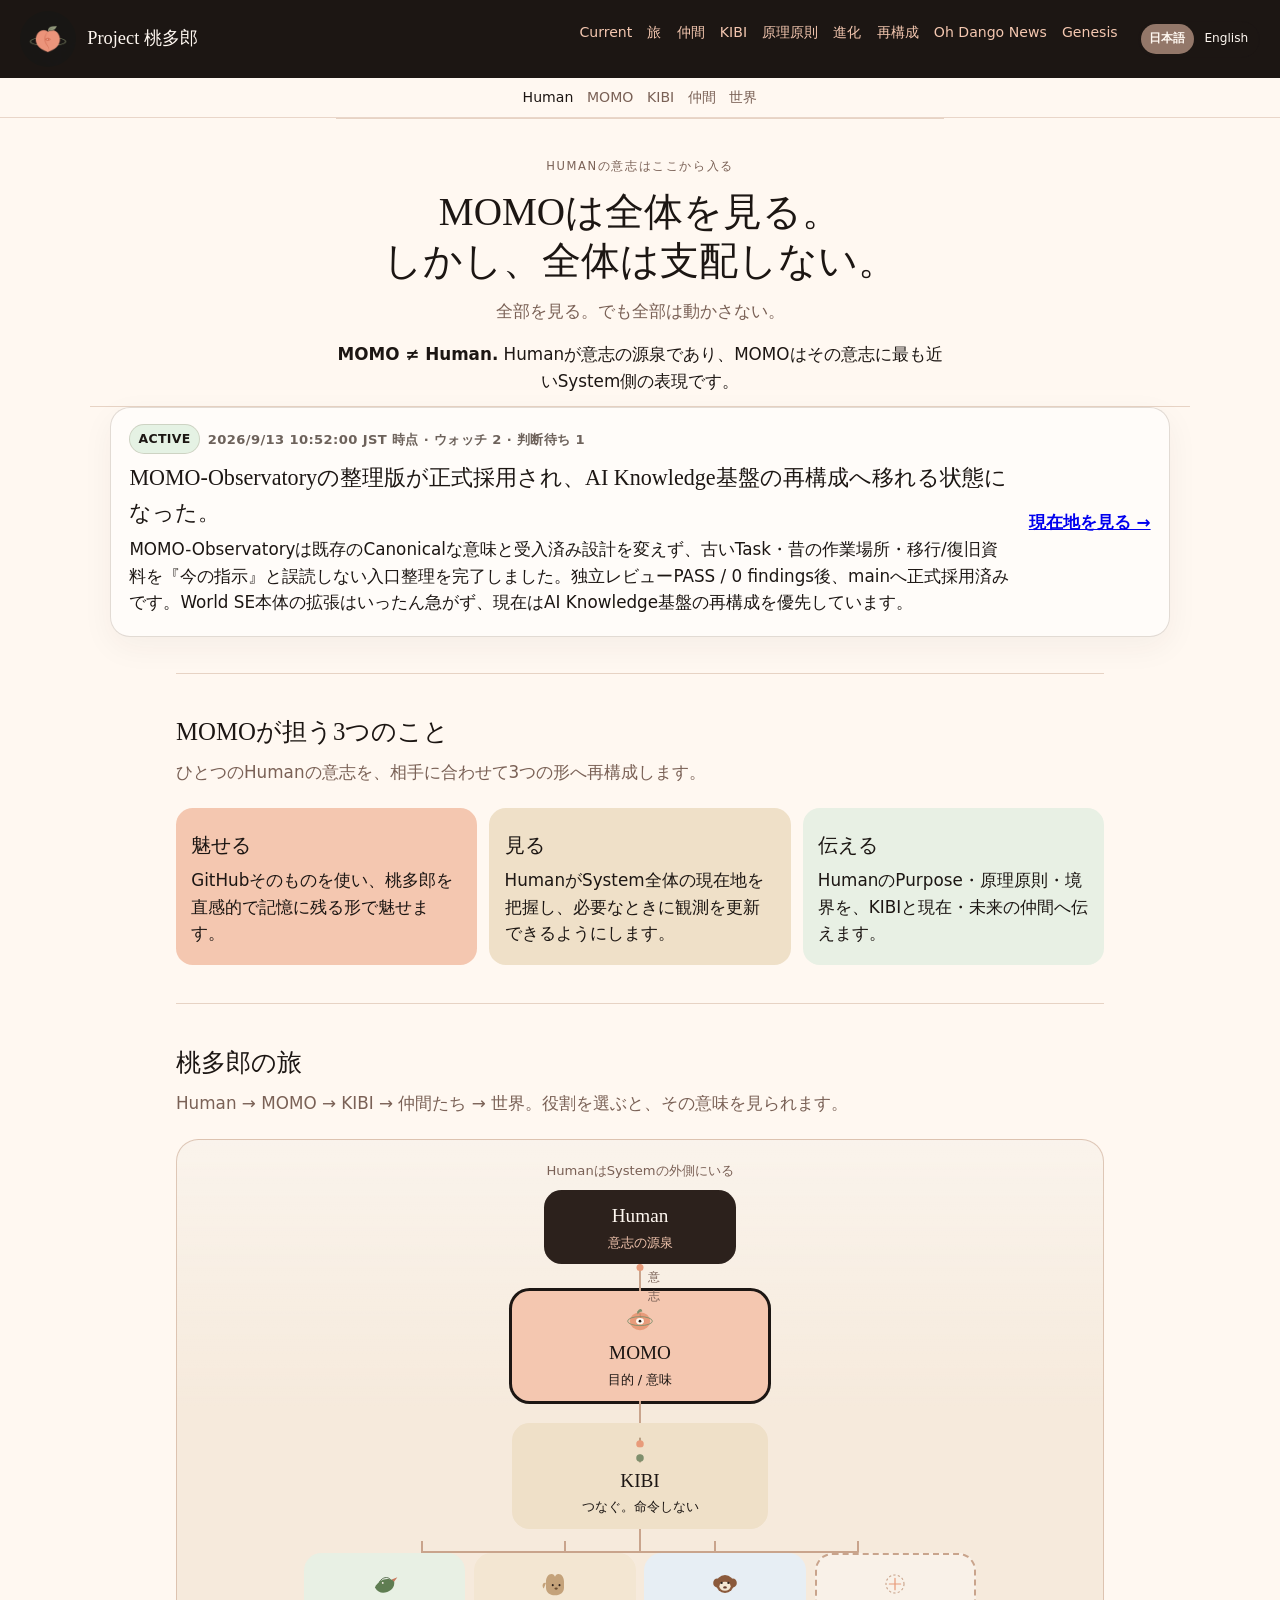
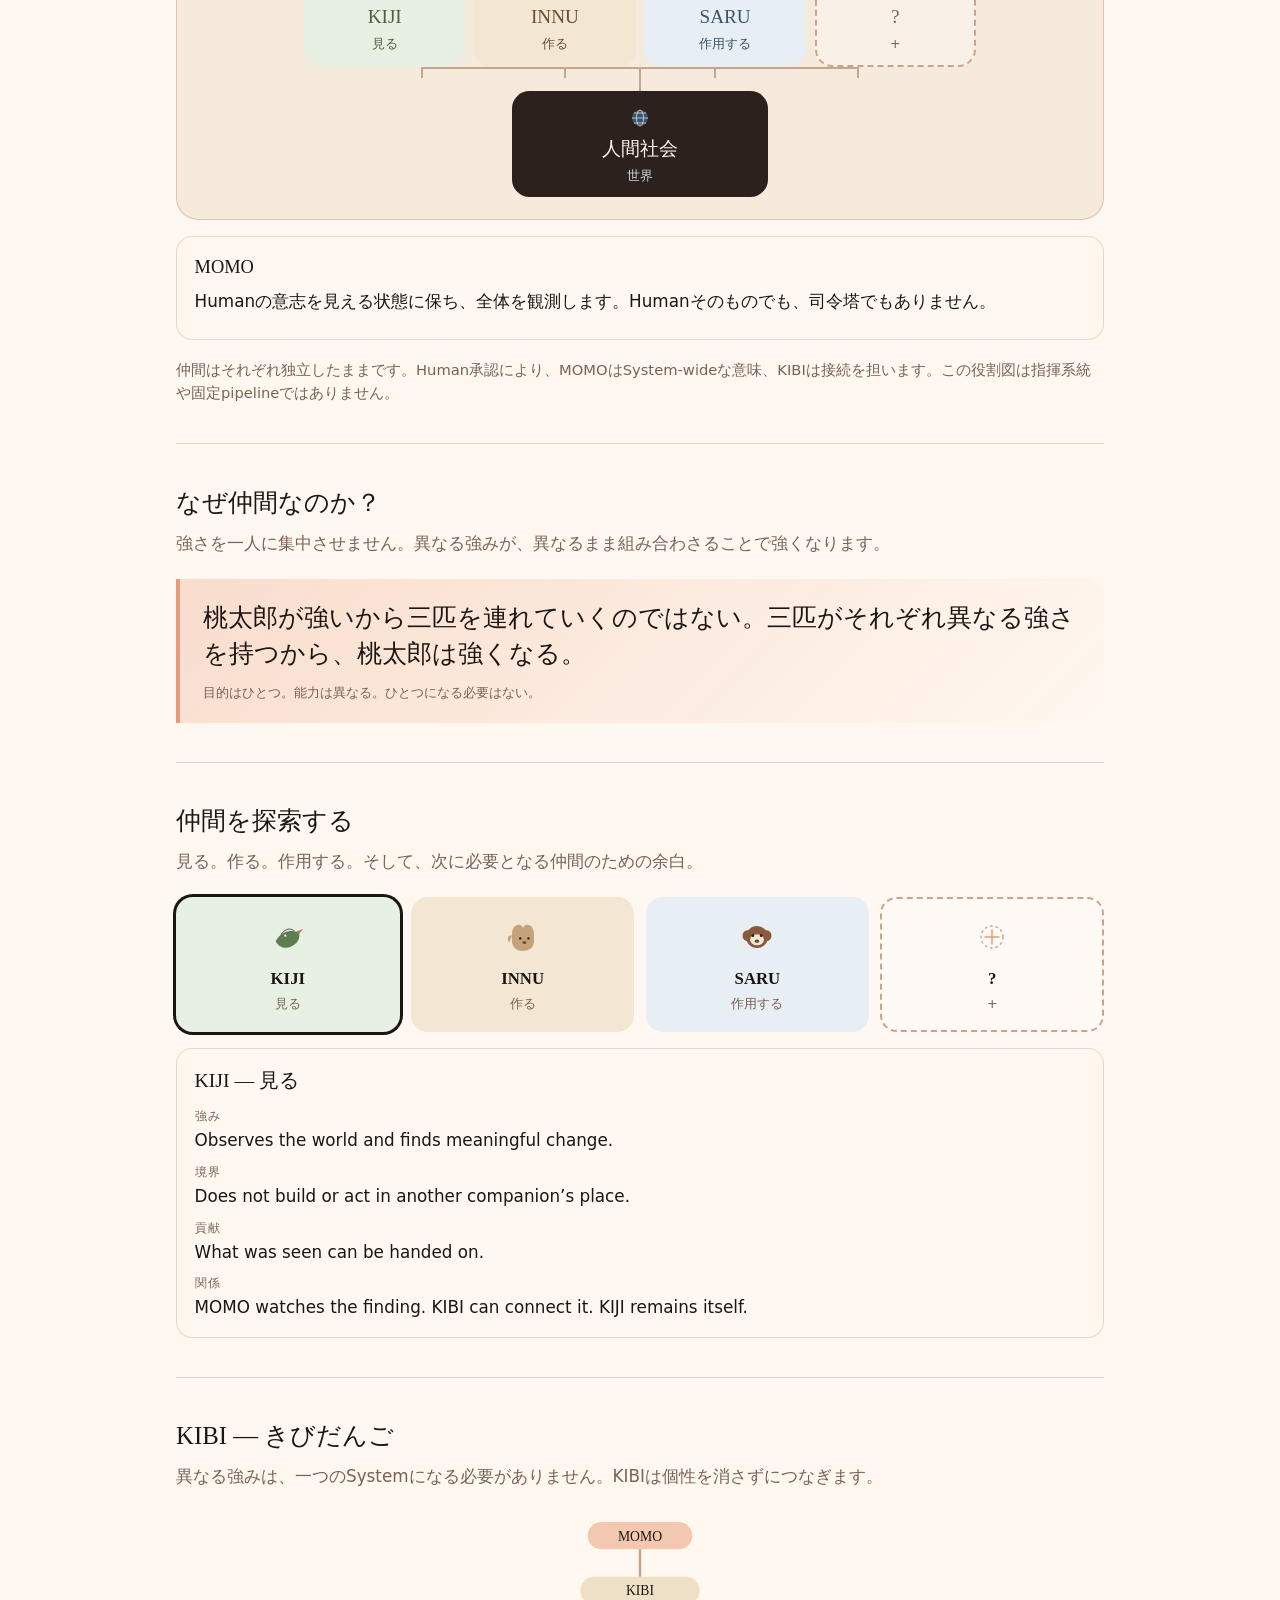
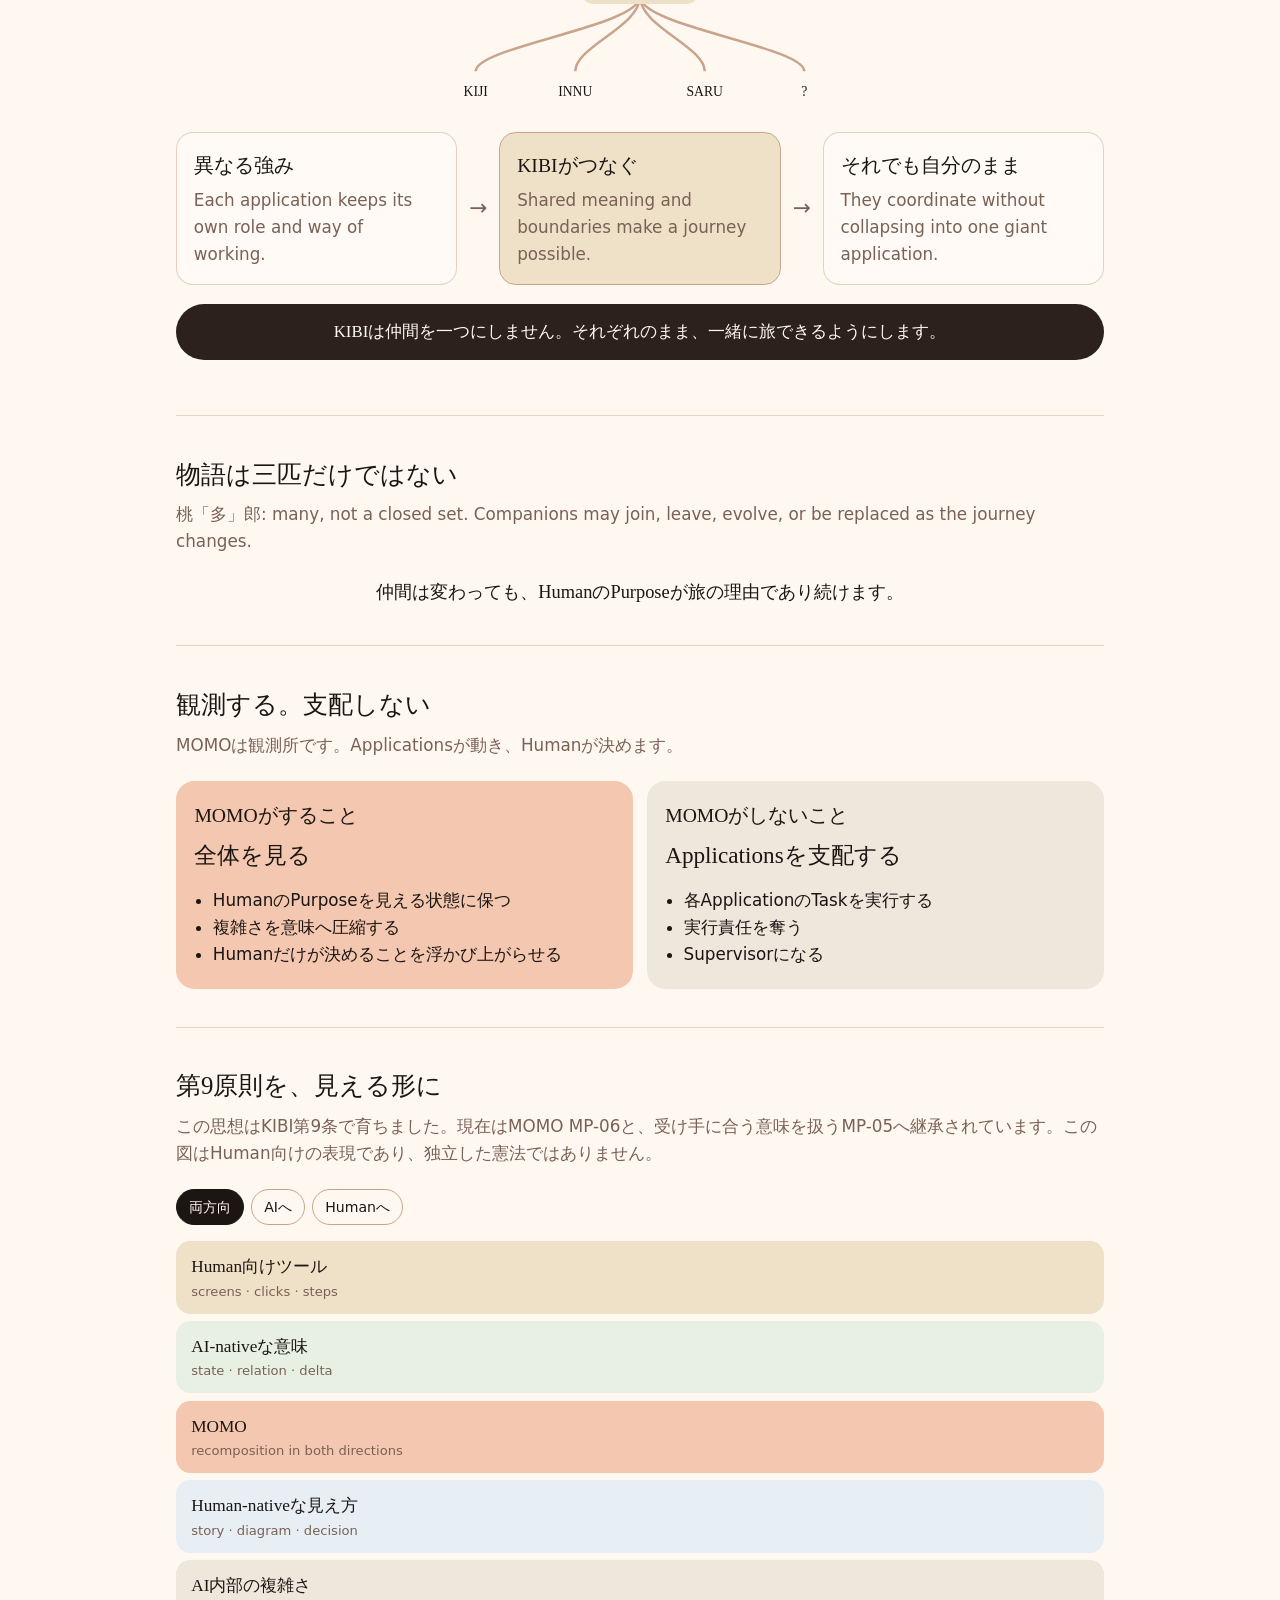
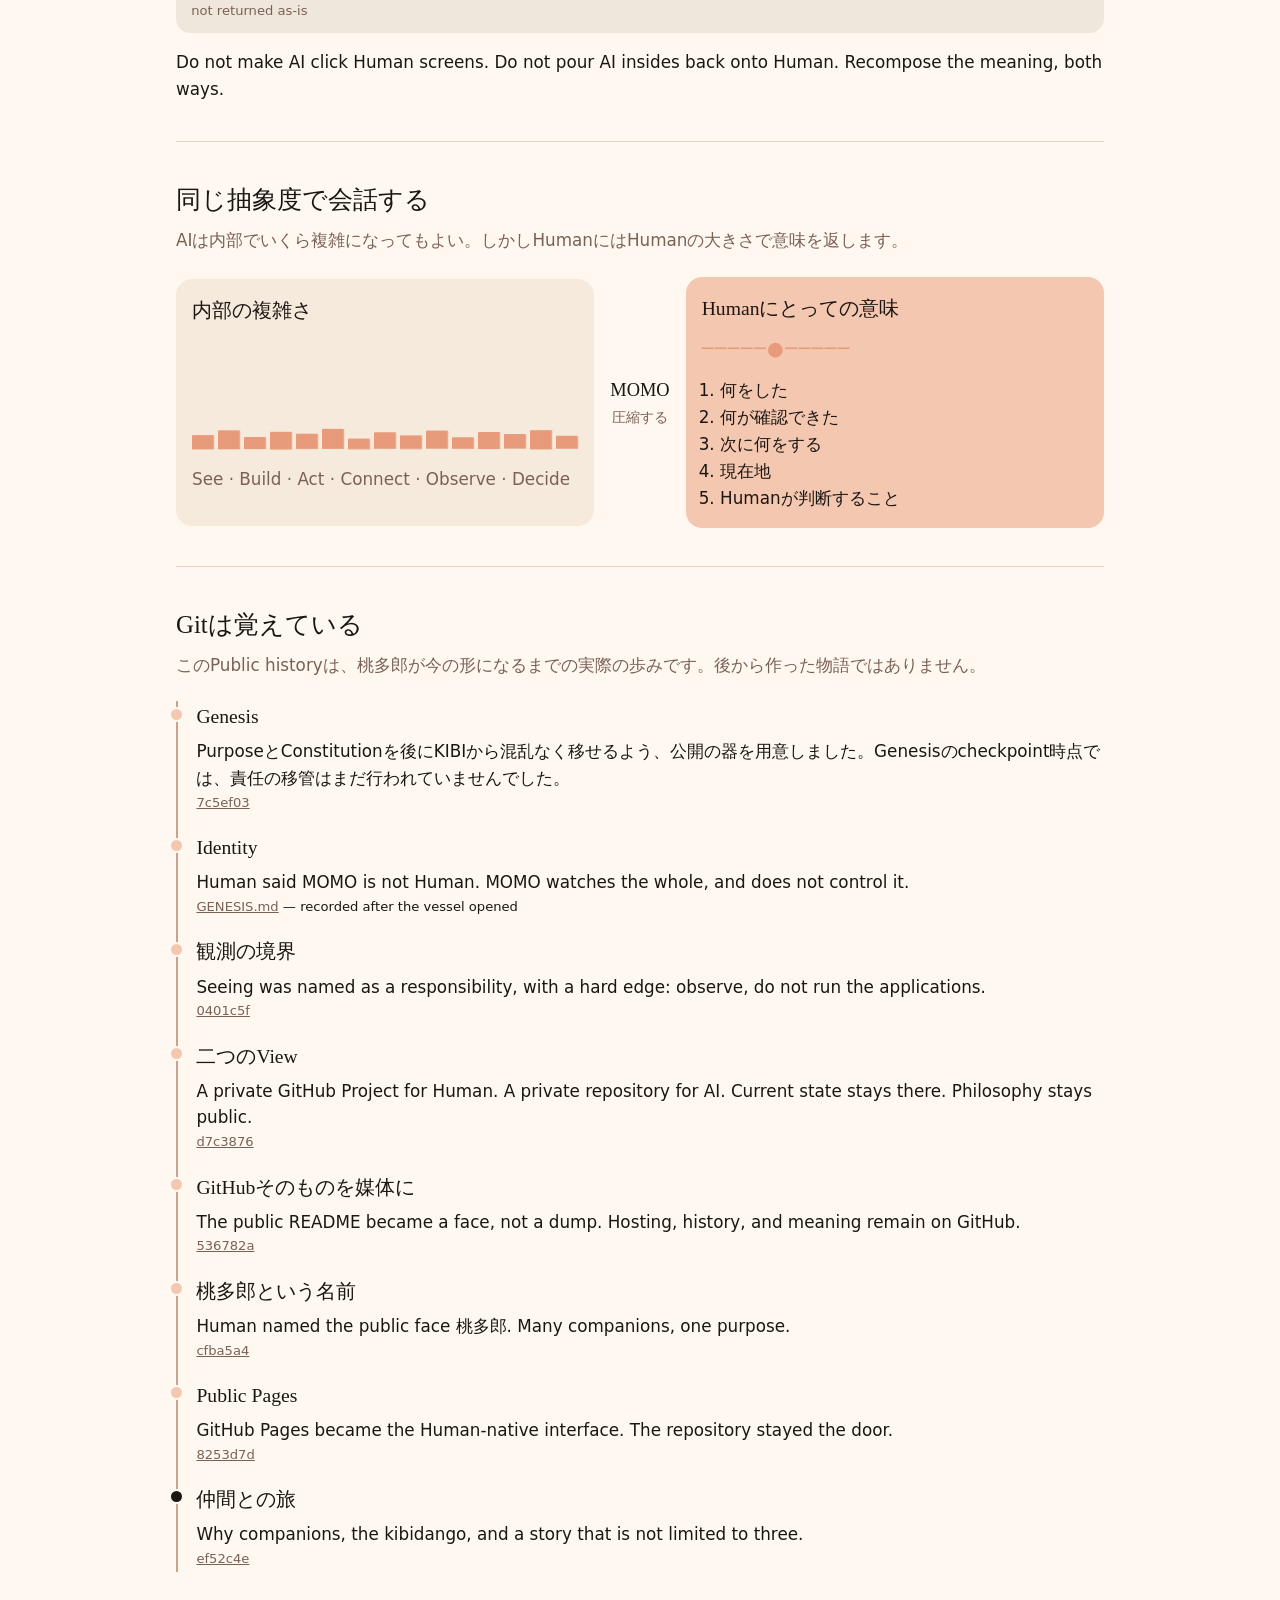
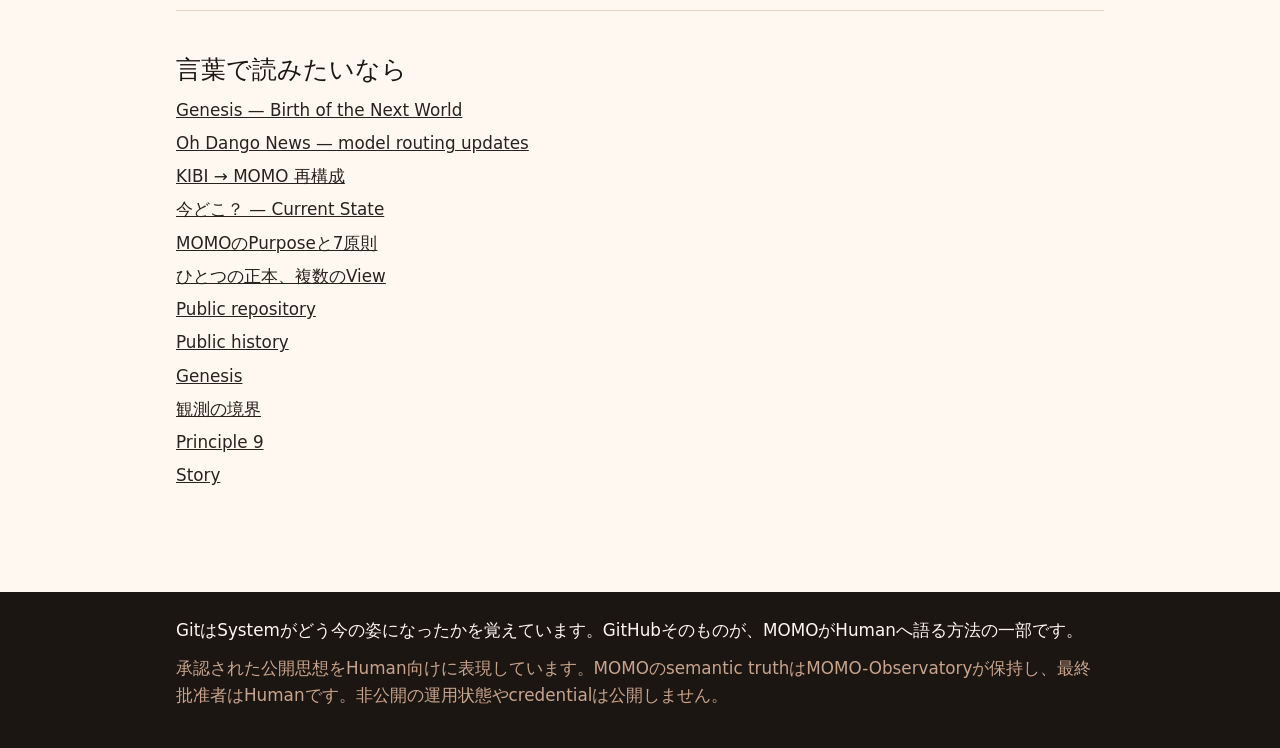
<file: site/index.html>
<!DOCTYPE html>
<html lang="en">
<head>
  <meta charset="utf-8">
  <meta name="viewport" content="width=device-width, initial-scale=1">
  <title>Project 桃多郎</title>
  <meta name="description" content="MOMO sees the whole, but does not control the whole. Human is the source of intent. MOMO is the closest system representation of that intent.">
  <meta name="theme-color" content="#1c1613">
  <meta property="og:title" content="Project 桃多郎">
  <meta property="og:description" content="MOMO sees the whole, but does not control the whole.">
  <meta property="og:image" content="https://asklessquill.github.io/MOMO/assets/momo-git-icon.png">
  <link rel="icon" href="assets/favicon.svg" type="image/svg+xml">
  <link rel="stylesheet" href="styles.css">
</head>
<body>
  <a class="skip" href="#main">Skip to content</a>

  <header class="mast">
    <a class="brand" href="#top">
      <img src="assets/momo-git-icon.png" width="56" height="56" alt="A peach with an eye — MOMO watches">
      <span>Project 桃多郎</span>
    </a>
    <nav aria-label="Sections">
      <a href="#map">Journey</a>
      <a href="#companions">Companions</a>
      <a href="#kibidango">KIBI</a>
      <a href="#principle">Principles</a>
      <a href="#evolution">Evolution</a>
    </nav>
  </header>

  <nav class="journey-rail" aria-label="The journey">
    <a href="#top" data-stage="human">Human</a>
    <a href="#map" data-stage="momo">MOMO</a>
    <a href="#kibidango" data-stage="kibi">KIBI</a>
    <a href="#companions" data-stage="companions">Companions</a>
    <a href="#map-world" data-stage="world">World</a>
  </nav>

  <main id="main">
    <section class="hero" id="top" data-stage="human">
      <p class="kicker">Human intent enters here</p>
      <h1>MOMO sees the whole,<br>but does not control the whole.</h1>
      <p class="ja" lang="ja">全部を見る。でも全部は動かさない。</p>
      <p class="lead"><strong>MOMO ≠ Human.</strong> Human is the source. MOMO is the closest system representation of that intent.</p>
    </section>

    <section id="momo-three" aria-labelledby="momo-three-title" data-stage="momo">
      <h2 id="momo-three-title">Three ways MOMO serves</h2>
      <p class="section-lead">One Human intent, recomposed for three different readers.</p>
      <ul class="role-grid">
        <li class="card card-momo">
          <h3>Show</h3>
          <p>Make 桃多郎 understandable and memorable to guests through GitHub itself.</p>
        </li>
        <li class="card card-kibi">
          <h3>Observe</h3>
          <p>Let Human see where the whole system stands, then refresh the observation when needed.</p>
        </li>
        <li class="card card-kiji">
          <h3>Transmit</h3>
          <p>Carry Human purpose, principles, and boundaries to KIBI and every present or future companion.</p>
        </li>
      </ul>
    </section>

    <section class="map-section" id="map" aria-labelledby="map-title" data-stage="momo">
      <h2 id="map-title">The journey</h2>
      <p class="section-lead">Human → MOMO → KIBI → companions → the world. Choose a place. The picture still stands if you never click.</p>

      <fieldset class="map-fieldset">
        <legend class="visually-hidden">Choose a role</legend>

        <input class="role-input" type="radio" name="role" id="r-human" value="human">
        <input class="role-input" type="radio" name="role" id="r-momo" value="momo" checked>
        <input class="role-input" type="radio" name="role" id="r-kibi" value="kibi">
        <input class="role-input" type="radio" name="role" id="r-kiji" value="kiji">
        <input class="role-input" type="radio" name="role" id="r-innu" value="innu">
        <input class="role-input" type="radio" name="role" id="r-saru" value="saru">
        <input class="role-input" type="radio" name="role" id="r-future" value="future">
        <input class="role-input" type="radio" name="role" id="r-world" value="world">

        <div class="map">
          <p class="map-note">Human is outside the system</p>

          <label class="node node-human" for="r-human">
            <span class="name">Human</span>
            <span class="hint">source of intent</span>
          </label>
          <div class="flow flow-intent" aria-hidden="true"><span>intent</span></div>

          <label class="node node-momo" for="r-momo">
            <img src="assets/mark-momo.svg" width="36" height="36" alt="">
            <span class="name">MOMO</span>
            <span class="hint">purpose / meaning</span>
          </label>
          <div class="flow" aria-hidden="true"></div>

          <label class="node node-kibi" for="r-kibi">
            <img src="assets/mark-kibi.svg" width="32" height="32" alt="">
            <span class="name">KIBI</span>
            <span class="hint">connects, does not command</span>
          </label>
          <div class="flow flow-split flow-split-four" aria-hidden="true"></div>

          <div class="apps apps-four">
            <label class="node node-kiji" for="r-kiji">
              <img src="assets/mark-kiji.svg" width="36" height="36" alt="">
              <span class="name">KIJI</span>
              <span class="verb">See</span>
            </label>
            <label class="node node-innu" for="r-innu">
              <img src="assets/mark-innu.svg" width="36" height="36" alt="">
              <span class="name">INNU</span>
              <span class="verb">Build</span>
            </label>
            <label class="node node-saru" for="r-saru">
              <img src="assets/mark-saru.svg" width="36" height="36" alt="">
              <span class="name">SARU</span>
              <span class="verb">Act</span>
            </label>
            <label class="node node-future" for="r-future">
              <img src="assets/mark-future.svg" width="36" height="36" alt="">
              <span class="name">?</span>
              <span class="verb">+</span>
            </label>
          </div>
          <div class="flow flow-join flow-join-four" aria-hidden="true"></div>

          <label class="node node-world" id="map-world" for="r-world">
            <img src="assets/mark-world.svg" width="32" height="32" alt="">
            <span class="name">Human society</span>
            <span class="hint">the world</span>
          </label>
        </div>

        <div class="map-meaning" aria-live="polite">
          <article class="meaning" id="m-human">
            <h3>Human</h3>
            <p>Human stands outside the system. Intent begins here. Decisions that change purpose remain here.</p>
          </article>
          <article class="meaning" id="m-momo">
            <h3>MOMO</h3>
            <p>Keeps Human intent visible and watches the whole. Closest system-side representation of that intent — not Human, and not a commander.</p>
          </article>
          <article class="meaning" id="m-kibi">
            <h3>KIBI</h3>
            <p>Lets companions journey together without becoming one giant system. Connects. Does not supervise.</p>
          </article>
          <article class="meaning" id="m-kiji">
            <h3>KIJI</h3>
            <p>Sees the world. Finds what matters outside. Remains itself.</p>
          </article>
          <article class="meaning" id="m-innu">
            <h3>INNU</h3>
            <p>Builds. Turns need into something real. Remains itself.</p>
          </article>
          <article class="meaning" id="m-saru">
            <h3>SARU</h3>
            <p>Acts on people and the world. Remains itself.</p>
          </article>
          <article class="meaning" id="m-future">
            <h3>A later companion</h3>
            <p>The story is not limited to three. Companions may join, leave, or be replaced. The purpose remains.</p>
          </article>
          <article class="meaning" id="m-world">
            <h3>Human society</h3>
            <p>Where seeing, building, and acting meet people. The system faces the world. It does not replace it.</p>
          </article>
        </div>
      </fieldset>

      <p class="footnote">Companions stay themselves. Human approved the responsibility transition: MOMO holds System-wide meaning; KIBI owns connection. This picture of roles is not a command hierarchy or fixed pipeline.</p>
    </section>

    <section id="why-companions" aria-labelledby="why-companions-title" data-stage="companions">
      <h2 id="why-companions-title">Why companions?</h2>
      <p class="section-lead">Strength is not concentrated in one hero. It is composed from different strengths that remain different.</p>

      <blockquote class="story-quote">
        <p>Momotaro does not bring three companions because he is strong. He becomes strong because each companion brings a different strength.</p>
        <footer>One purpose. Different abilities. No requirement to become one thing.</footer>
      </blockquote>
    </section>

    <section id="companions" aria-labelledby="companions-title" data-stage="companions">
      <h2 id="companions-title">Companion explorer</h2>
      <p class="section-lead">See. Build. Act. And room for whoever the journey needs next.</p>

      <fieldset class="explore-fieldset">
        <legend class="visually-hidden">Choose a companion</legend>
        <input class="explore-input" type="radio" name="companion" id="c-kiji" checked>
        <input class="explore-input" type="radio" name="companion" id="c-innu">
        <input class="explore-input" type="radio" name="companion" id="c-saru">
        <input class="explore-input" type="radio" name="companion" id="c-future">

        <div class="future-grid" role="presentation">
          <label class="future-role strength-kiji" for="c-kiji">
            <img src="assets/mark-kiji.svg" width="44" height="44" alt="">
            <strong>KIJI</strong><span>See</span>
          </label>
          <label class="future-role strength-innu" for="c-innu">
            <img src="assets/mark-innu.svg" width="44" height="44" alt="">
            <strong>INNU</strong><span>Build</span>
          </label>
          <label class="future-role strength-saru" for="c-saru">
            <img src="assets/mark-saru.svg" width="44" height="44" alt="">
            <strong>SARU</strong><span>Act</span>
          </label>
          <label class="future-role future-new" for="c-future">
            <img src="assets/mark-future.svg" width="44" height="44" alt="">
            <strong>?</strong><span>+</span>
          </label>
        </div>

        <div class="explore-meaning" aria-live="polite">
          <article class="explore-card" id="x-kiji">
            <h3>KIJI — See</h3>
            <dl>
              <dt>Strength</dt><dd>Observes the world and finds meaningful change.</dd>
              <dt>Boundary</dt><dd>Does not build or act in another companion’s place.</dd>
              <dt>Contribution</dt><dd>What was seen can be handed on.</dd>
              <dt>Relation</dt><dd>MOMO watches the finding. KIBI can connect it. KIJI remains itself.</dd>
            </dl>
          </article>
          <article class="explore-card" id="x-innu">
            <h3>INNU — Build</h3>
            <dl>
              <dt>Strength</dt><dd>Turns need into something real.</dd>
              <dt>Boundary</dt><dd>Keeps execution responsibility local.</dd>
              <dt>Contribution</dt><dd>Creates systems and artifacts without becoming the whole.</dd>
              <dt>Relation</dt><dd>MOMO does not rearrange INNU’s work. KIBI connects. INNU remains itself.</dd>
            </dl>
          </article>
          <article class="explore-card" id="x-saru">
            <h3>SARU — Act</h3>
            <dl>
              <dt>Strength</dt><dd>Acts on people and the world.</dd>
              <dt>Boundary</dt><dd>Faces Human society. Does not become the system.</dd>
              <dt>Contribution</dt><dd>Creates relationships and outcomes.</dd>
              <dt>Relation</dt><dd>MOMO does not pick SARU’s actions one by one. SARU remains itself.</dd>
            </dl>
          </article>
          <article class="explore-card" id="x-future">
            <h3>Not only three</h3>
            <dl>
              <dt>Strength</dt><dd>Unknown yet. The journey will name it.</dd>
              <dt>Boundary</dt><dd>Must remain itself. Must not become a fourth worker under a boss.</dd>
              <dt>Contribution</dt><dd>A role 桃多郎 may need later.</dd>
              <dt>Relation</dt><dd>Companions may join, leave, or be replaced. The purpose remains.</dd>
            </dl>
          </article>
        </div>
      </fieldset>
    </section>

    <section id="kibidango" aria-labelledby="kibidango-title" data-stage="kibi">
      <h2 id="kibidango-title">KIBI — the kibidango</h2>
      <p class="section-lead">Different strengths do not need to become one system. KIBI connects without erasing identity.</p>

      <svg class="kibi-split" viewBox="0 0 360 160" role="img" aria-labelledby="kibi-split-title kibi-split-desc">
        <title id="kibi-split-title">KIBI lets paths branch without joining the companions into one</title>
        <desc id="kibi-split-desc">MOMO above, KIBI in the middle, then four open paths for KIJI, INNU, SARU, and a later companion.</desc>
        <path class="split-line" d="M180 18 V52"/>
        <path class="split-line split-branch" d="M180 68 C180 92 48 108 48 128"/>
        <path class="split-line split-branch" d="M180 68 C180 92 128 108 128 128"/>
        <path class="split-line split-branch" d="M180 68 C180 92 232 108 232 128"/>
        <path class="split-line split-branch" d="M180 68 C180 92 312 108 312 128"/>
        <rect x="138" y="8" width="84" height="22" rx="11" fill="#f4c7b0"/>
        <text x="180" y="23" text-anchor="middle">MOMO</text>
        <rect x="132" y="52" width="96" height="22" rx="11" fill="#efe0c8"/>
        <text x="180" y="67" text-anchor="middle">KIBI</text>
        <text x="48" y="148" text-anchor="middle">KIJI</text>
        <text x="128" y="148" text-anchor="middle">INNU</text>
        <text x="232" y="148" text-anchor="middle">SARU</text>
        <text x="312" y="148" text-anchor="middle">?</text>
      </svg>

      <div class="kibi-journey">
        <article class="kibi-stage">
          <h3>Different strengths</h3>
          <p>Each application keeps its own role and way of working.</p>
        </article>
        <div class="kibi-arrow" aria-hidden="true">→</div>
        <article class="kibi-stage kibi-stage-center">
          <h3>KIBI connects</h3>
          <p>Shared meaning and boundaries make a journey possible.</p>
        </article>
        <div class="kibi-arrow" aria-hidden="true">→</div>
        <article class="kibi-stage">
          <h3>Still themselves</h3>
          <p>They coordinate without collapsing into one giant application.</p>
        </article>
      </div>

      <p class="kibi-line">KIBI does not make the companions one. It lets them journey together while remaining themselves.</p>
    </section>

    <section id="future-companions" aria-labelledby="future-companions-title" data-stage="companions">
      <h2 id="future-companions-title">The story is not limited to three</h2>
      <p class="section-lead">桃「多」郎: many, not a closed set. Companions may join, leave, evolve, or be replaced as the journey changes.</p>
      <p class="future-rule">Companions may change. Human purpose remains the reason for the journey.</p>
    </section>

    <section id="observe" aria-labelledby="observe-title" data-stage="momo">
      <h2 id="observe-title">Observe, not control</h2>
      <p class="section-lead">MOMO is an observatory. Applications act. Human decides.</p>

      <div class="observe-grid">
        <article class="does">
          <h3>MOMO does</h3>
          <p class="big">see the whole</p>
          <ul>
            <li>keep Human purpose visible</li>
            <li>compress complexity into meaning</li>
            <li>surface decisions only Human can make</li>
          </ul>
        </article>
        <article class="does-not">
          <h3>MOMO does not</h3>
          <p class="big">control applications</p>
          <ul>
            <li>run their tasks</li>
            <li>own their execution</li>
            <li>become a supervisor</li>
          </ul>
        </article>
      </div>
    </section>

    <section id="principle" aria-labelledby="principle-title">
      <h2 id="principle-title">Principle 9, made visible</h2>
      <p class="section-lead">This thought grew in KIBI Article 9. Its current home is MOMO MP-06, alongside MP-05 receiver-level meaning. The illustration is a Human-facing view, not an independent Constitution.</p>

      <fieldset class="view-fieldset">
        <legend class="visually-hidden">Which direction of recomposition</legend>
        <input class="view-input" type="radio" name="view" id="v-both" checked>
        <input class="view-input" type="radio" name="view" id="v-ai">
        <input class="view-input" type="radio" name="view" id="v-human">

        <div class="view-switch">
          <label for="v-both">Both ways</label>
          <label for="v-ai">Toward AI</label>
          <label for="v-human">Toward Human</label>
        </div>

        <ol class="recompose">
          <li class="step step-ui">Human-facing tools<span>screens · clicks · steps</span></li>
          <li class="step step-ai">AI-native meaning<span>state · relation · delta</span></li>
          <li class="step step-momo">MOMO<span>recomposition in both directions</span></li>
          <li class="step step-human">Human-native view<span>story · diagram · decision</span></li>
          <li class="step step-kept">AI complexity<span>not returned as-is</span></li>
        </ol>

        <div class="view-copy">
          <article class="view-panel" id="p-both">
            <p>Do not make AI click Human screens. Do not pour AI insides back onto Human. Recompose the meaning, both ways.</p>
          </article>
          <article class="view-panel" id="p-ai">
            <p>Private AI work reads structure. That view is not this page. This page does not publish current private state.</p>
          </article>
          <article class="view-panel" id="p-human">
            <p>This page is the Human-facing motion. GitHub itself is the medium — a picture, a short story, a decision.</p>
          </article>
        </div>
      </fieldset>
    </section>

    <section id="cost" aria-labelledby="cost-title">
      <h2 id="cost-title">Same height of conversation</h2>
      <p class="section-lead">AI may expand complexity internally. Human should receive meaning at Human scale.</p>

      <div class="cost">
        <div class="cost-col">
          <h3>Internal complexity</h3>
          <div class="bars" aria-hidden="true">
            <span></span><span></span><span></span><span></span><span></span>
            <span></span><span></span><span></span><span></span><span></span>
            <span></span><span></span><span></span><span></span><span></span>
          </div>
          <p class="muted">See · Build · Act · Connect · Observe · Decide</p>
        </div>
        <p class="cost-through"><span>MOMO</span> compresses</p>
        <div class="cost-col cost-human">
          <h3>Human meaning</h3>
          <p class="dotline" aria-hidden="true">─────●─────</p>
          <ol>
            <li>What happened</li>
            <li>What is confirmed</li>
            <li>What is next</li>
            <li>Where things stand</li>
            <li>What only Human may decide</li>
          </ol>
        </div>
      </div>
    </section>

    <section id="evolution" aria-labelledby="evolution-title">
      <h2 id="evolution-title">Git remembers</h2>
      <p class="section-lead">This public history is how 桃多郎 became a face. Nothing here is invented after the fact.</p>

      <ol class="timeline" id="living-git">
        <li>
          <h3>Genesis</h3>
          <p>An empty public vessel, so Purpose and Constitution could later leave KIBI without confusion. At the Genesis checkpoint, the responsibility transition had not yet occurred.</p>
          <p class="commit"><a href="https://github.com/asklessquill/MOMO/commit/7c5ef03d275e7696bf90be32739c5a07bb8a929c">7c5ef03</a></p>
        </li>
        <li>
          <h3>Identity</h3>
          <p>Human said MOMO is not Human. MOMO watches the whole, and does not control it.</p>
          <p class="commit"><a href="https://github.com/asklessquill/MOMO/blob/main/GENESIS.md">GENESIS.md</a> — recorded after the vessel opened</p>
        </li>
        <li>
          <h3>Monitoring boundary</h3>
          <p>Seeing was named as a responsibility, with a hard edge: observe, do not run the applications.</p>
          <p class="commit"><a href="https://github.com/asklessquill/MOMO/commit/0401c5fc029247810b7e794b50afe2267e0c04f5">0401c5f</a></p>
        </li>
        <li>
          <h3>Two views</h3>
          <p>A private GitHub Project for Human. A private repository for AI. Current state stays there. Philosophy stays public.</p>
          <p class="commit"><a href="https://github.com/asklessquill/MOMO/commit/d7c3876ef57d322bb5b9b9a3bdcd930b57879aab">d7c3876</a></p>
        </li>
        <li>
          <h3>GitHub as the medium</h3>
          <p>The public README became a face, not a dump. Then this page.</p>
          <p class="commit"><a href="https://github.com/asklessquill/MOMO/commit/536782a1200e834aa6685ca4312db80a0acaccd0">536782a</a></p>
        </li>
        <li>
          <h3>Named 桃多郎</h3>
          <p>Human named the public face. Many companions, one purpose.</p>
          <p class="commit"><a href="https://github.com/asklessquill/MOMO/commit/cfba5a497f6e1d7a368474c101621febfad92078">cfba5a4</a></p>
        </li>
        <li>
          <h3>Public Pages</h3>
          <p>GitHub Pages became the Human-native interface.</p>
          <p class="commit"><a href="https://github.com/asklessquill/MOMO/commit/8253d7d6fcc6b8ea1427035f919dfa2a68633c45">8253d7d</a></p>
        </li>
        <li>
          <h3>Companion Journey</h3>
          <p>Why companions, the kibidango, and a story that is not limited to three.</p>
          <p class="commit"><a href="https://github.com/asklessquill/MOMO/commit/ef52c4e0ec6e65a55f9e777f852bbdd411eda44e">ef52c4e</a></p>
        </li>
      </ol>
    </section>

    <section id="deeper" aria-labelledby="deeper-title">
      <h2 id="deeper-title">If you want the words</h2>
      <ul class="deeper">
        <li><a href="https://github.com/asklessquill/MOMO/blob/main/PRINCIPLES.md">MOMO Purpose and seven Principles</a></li>
        <li><a href="https://github.com/asklessquill/MOMO/blob/main/SOURCE_AND_VIEWS.md">One semantic truth, multiple views</a></li>
        <li><a href="https://github.com/asklessquill/MOMO">Public repository</a></li>
        <li><a href="https://github.com/asklessquill/MOMO/commits/main">Public history</a></li>
        <li><a href="https://github.com/asklessquill/MOMO/blob/main/GENESIS.md">Genesis</a></li>
        <li><a href="https://github.com/asklessquill/MOMO/blob/main/MONITORING.md">Monitoring boundary</a></li>
        <li><a href="https://github.com/asklessquill/MOMO/blob/main/docs/principle-9.md">Principle 9</a></li>
        <li><a href="https://github.com/asklessquill/MOMO/blob/main/docs/story.md">Story</a></li>
      </ul>
    </section>
  </main>

  <footer>
    <p>Git remembers how the system became what it is. GitHub is part of how MOMO speaks to Human.</p>
    <p class="muted">Human-facing projection of authorized public philosophy. MOMO-Observatory holds MOMO semantic truth. Human remains final constitutional authority. No private operational state or credentials are published here.</p>
  </footer>

  <script src="app.js" defer></script>
</body>
</html>
</file>
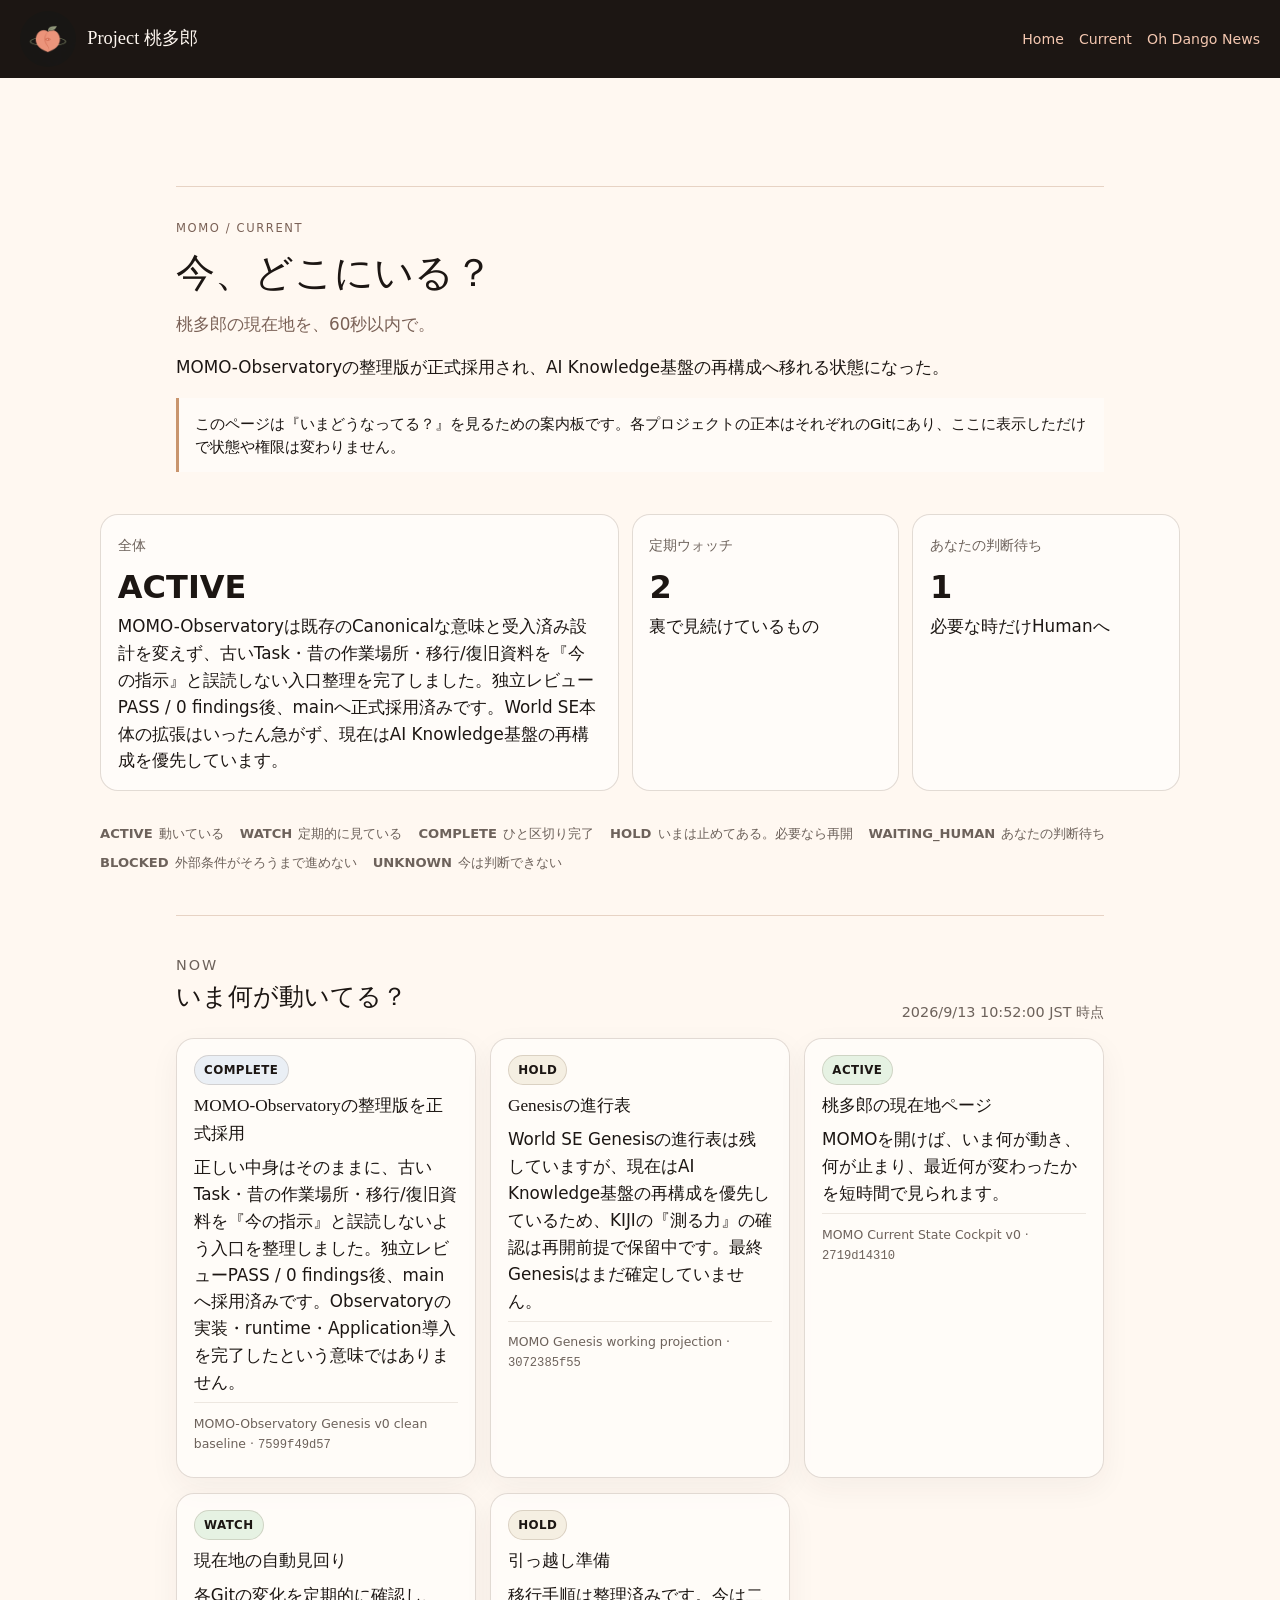
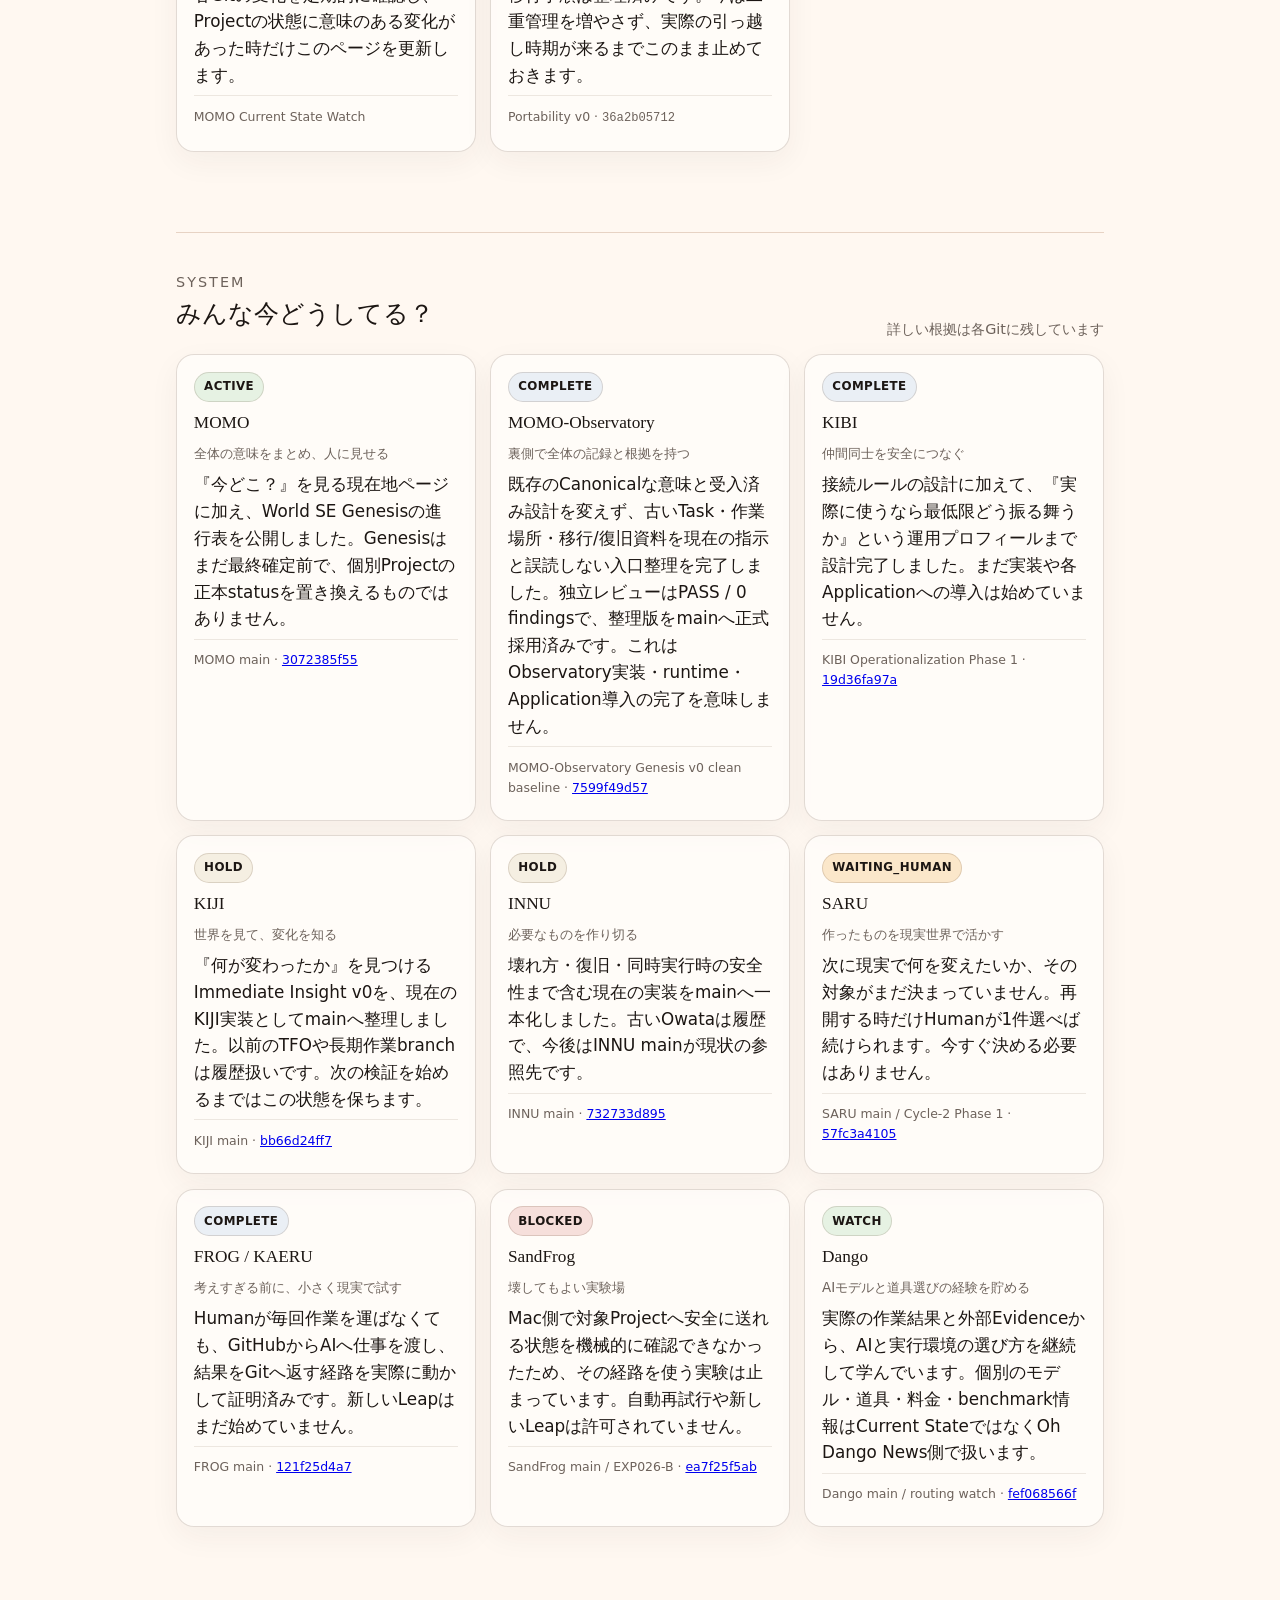
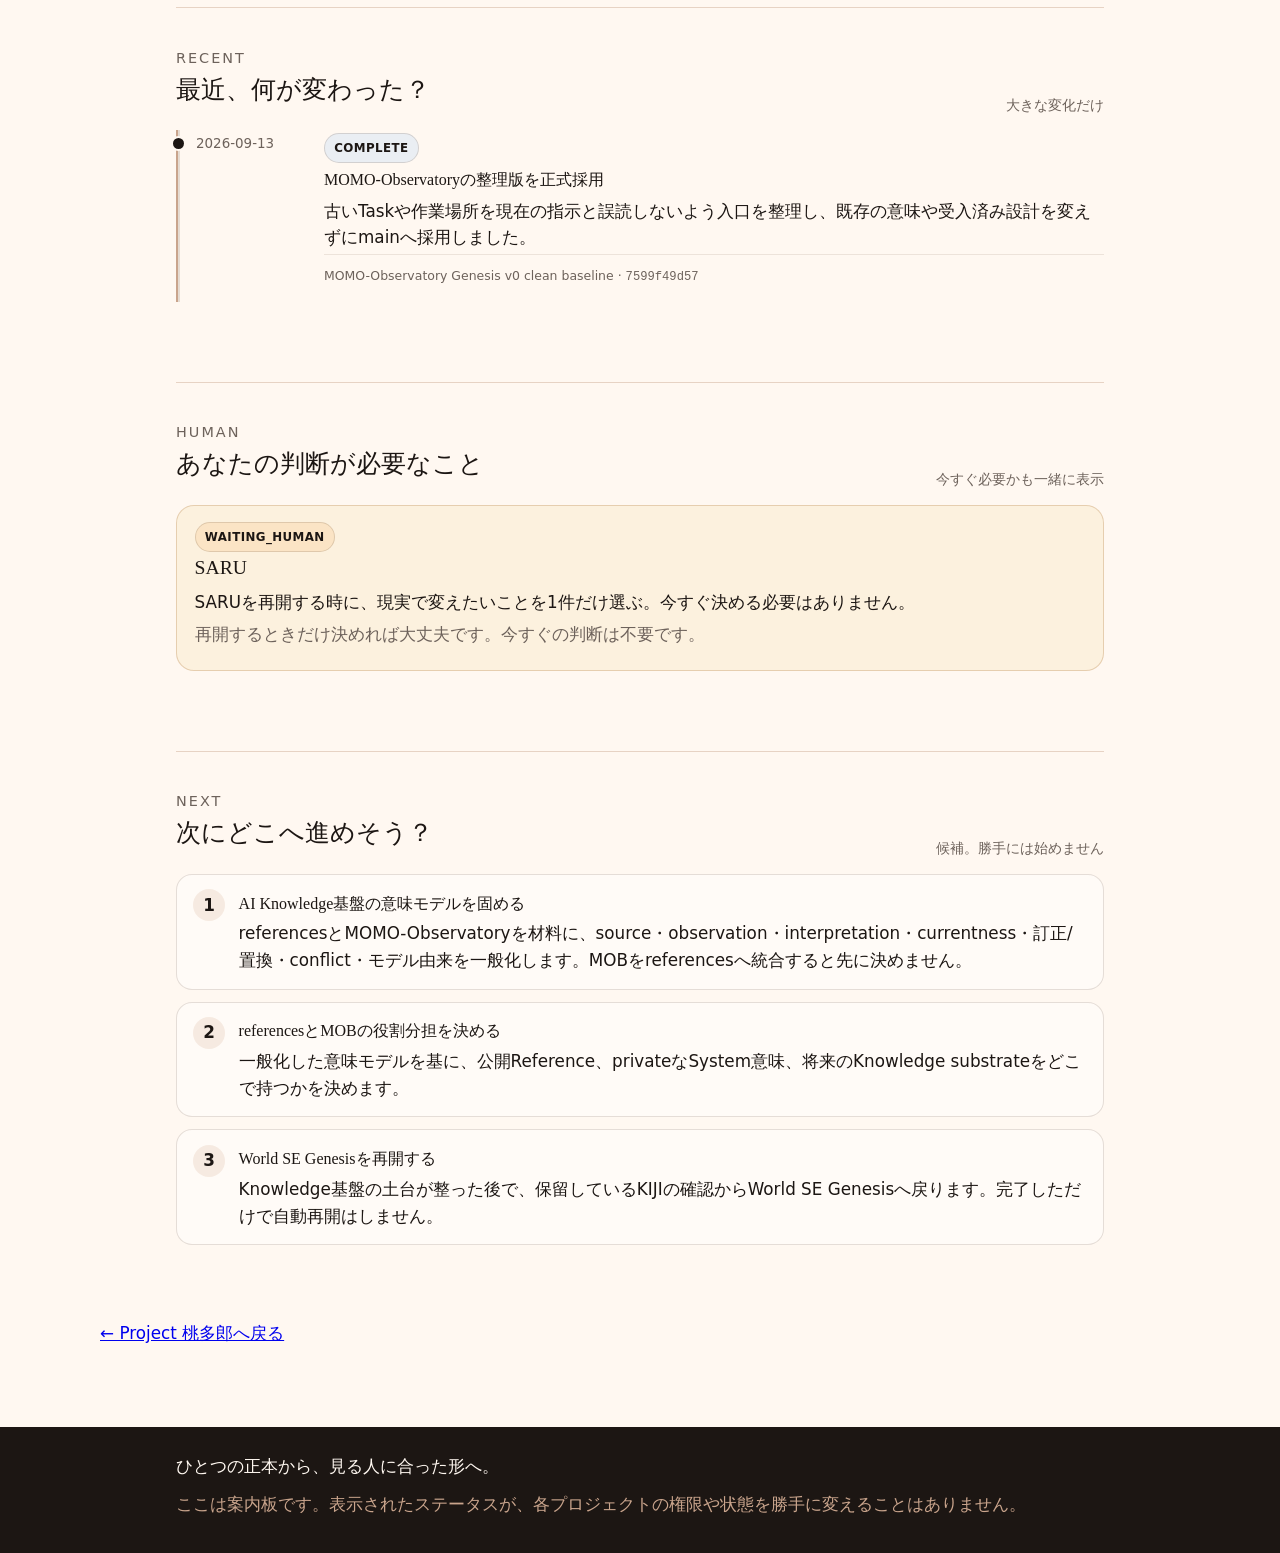
<file: site/cockpit.html>
<!DOCTYPE html>
<html lang="ja">
<head>
  <meta charset="utf-8">
  <meta name="viewport" content="width=device-width, initial-scale=1">
  <title>Current State — Project 桃多郎</title>
  <meta name="description" content="World SE / 桃多郎 Projectの現在地。今なにが動き、なにが止まり、次にどこへ進めそうかを短時間で把握します。">
  <meta name="theme-color" content="#1c1613">
  <link rel="icon" href="assets/favicon.svg" type="image/svg+xml">
  <link rel="stylesheet" href="styles.css">
  <style>
    .cockpit { max-width: 1120px; margin: 0 auto; padding: 6.7rem 1.25rem 5rem; }
    .cockpit-hero { padding: 2rem 0 1.2rem; }
    .cockpit-hero h1 { margin-bottom: .5rem; }
    .cockpit-hero .lead { max-width: 850px; }
    .snapshot-note { margin: 1.1rem 0 0; padding: .85rem 1rem; border-left: 3px solid #c9956d; background: rgba(255,255,255,.38); font-size: .92rem; }
    .topline { display: grid; grid-template-columns: 1.55fr .8fr .8fr; gap: .8rem; margin: 1.4rem 0 2rem; }
    .metric { border: 1px solid rgba(113,87,67,.2); border-radius: 18px; padding: 1rem 1.05rem; background: rgba(255,255,255,.55); }
    .metric strong { display: block; font-size: clamp(1.25rem, 3vw, 2rem); margin-top: .25rem; }
    .metric small { color: #6d625b; }
    .status-help { display: flex; gap: .5rem 1rem; flex-wrap: wrap; align-items: center; margin: .2rem 0 2.2rem; color: #6d625b; font-size: .82rem; }
    .status-help span { display: inline-flex; gap: .38rem; align-items: center; }
    .section { margin-top: 2.6rem; }
    .section-head { display: flex; align-items: end; justify-content: space-between; gap: 1rem; margin-bottom: .85rem; }
    .section-head p { margin: 0; color: #6d625b; font-size: .9rem; }
    .status-grid { display: grid; grid-template-columns: repeat(3, minmax(0, 1fr)); gap: .9rem; }
    .status-card { border: 1px solid rgba(113,87,67,.2); border-radius: 18px; padding: 1rem 1.05rem; background: rgba(255,255,255,.52); box-shadow: 0 10px 30px rgba(68,45,32,.05); }
    .status-card h3 { margin: .45rem 0 .4rem; font-size: 1.08rem; }
    .status-card p { margin: .4rem 0; }
    .role { color: #6d625b; font-size: .84rem; }
    .badge { display: inline-flex; align-items: center; border-radius: 999px; padding: .28rem .58rem; font-size: .74rem; font-weight: 750; letter-spacing: .035em; border: 1px solid rgba(113,87,67,.2); background: rgba(255,255,255,.65); }
    .badge-ACTIVE, .badge-WATCH { background: rgba(221,239,220,.72); }
    .badge-COMPLETE { background: rgba(226,235,244,.72); }
    .badge-HOLD { background: rgba(242,235,220,.78); }
    .badge-WAITING_HUMAN { background: rgba(250,226,190,.8); }
    .badge-BLOCKED { background: rgba(244,215,211,.78); }
    .source { margin-top: .75rem; padding-top: .65rem; border-top: 1px solid rgba(113,87,67,.13); color: #6d625b; font-size: .78rem; overflow-wrap: anywhere; }
    .source code { font-size: .76rem; }
    .timeline { list-style: none; padding: 0; margin: 0; display: grid; gap: .75rem; }
    .timeline li { display: grid; grid-template-columns: 7rem 1fr; gap: 1rem; border-left: 2px solid rgba(113,87,67,.18); padding: .15rem 0 .7rem 1rem; }
    .timeline time { font-size: .84rem; color: #6d625b; }
    .timeline h3 { margin: .25rem 0 .3rem; font-size: 1rem; }
    .timeline p { margin: .2rem 0; }
    .decision { border: 1px solid rgba(180,124,64,.3); border-radius: 18px; background: rgba(250,236,208,.58); padding: 1rem 1.1rem; }
    .decision p { margin: .35rem 0; }
    .next-list { display: grid; gap: .75rem; counter-reset: next; }
    .next-item { display: grid; grid-template-columns: 2.1rem 1fr; gap: .75rem; align-items: start; border: 1px solid rgba(113,87,67,.18); border-radius: 16px; padding: .9rem 1rem; background: rgba(255,255,255,.45); }
    .next-item::before { counter-increment: next; content: counter(next); display: grid; place-items: center; width: 2rem; height: 2rem; border-radius: 50%; background: rgba(201,149,109,.16); font-weight: 800; }
    .next-item h3 { margin: .1rem 0 .25rem; font-size: 1rem; }
    .next-item p { margin: 0; }
    .muted { color: #6d625b; }
    .back { display: inline-block; margin-top: 2.3rem; }
    @media (max-width: 820px) {
      .topline, .status-grid { grid-template-columns: 1fr; }
      .timeline li { grid-template-columns: 1fr; gap: .25rem; }
      .cockpit { padding-top: 5.7rem; }
    }
  </style>
</head>
<body>
  <a class="skip" href="#main">本文へ</a>
  <header class="mast">
    <a class="brand" href="index.html">
      <img src="assets/momo-git-icon.png" width="56" height="56" alt="A peach with an eye — MOMO watches">
      <span>Project 桃多郎</span>
    </a>
    <nav aria-label="Sections">
      <a href="index.html">Home</a>
      <a href="cockpit.html" aria-current="page">Current</a>
      <a href="oh-dango-news.html">Oh Dango News</a>
    </nav>
  </header>

  <main id="main" class="cockpit">
    <section class="cockpit-hero">
      <p class="kicker">MOMO / CURRENT</p>
      <h1>今、どこにいる？</h1>
      <p class="ja">桃多郎の現在地を、60秒以内で。</p>
      <p class="lead" id="headline">現在地を読み込んでいます。</p>
      <p class="snapshot-note" id="authority">このページは『いまどうなってる？』を見るための案内板です。</p>
    </section>

    <div class="topline" aria-label="桃多郎の現在地">
      <div class="metric"><small>全体</small><strong id="system-status">—</strong><span id="system-summary">読み込み中…</span></div>
      <div class="metric"><small>定期ウォッチ</small><strong id="watch-count">—</strong><span>裏で見続けているもの</span></div>
      <div class="metric"><small>あなたの判断待ち</small><strong id="decision-count">—</strong><span>必要な時だけHumanへ</span></div>
    </div>

    <div class="status-help" aria-label="ステータスの意味">
      <span><b>ACTIVE</b> 動いている</span>
      <span><b>WATCH</b> 定期的に見ている</span>
      <span><b>COMPLETE</b> ひと区切り完了</span>
      <span><b>HOLD</b> いまは止めてある。必要なら再開</span>
      <span><b>WAITING_HUMAN</b> あなたの判断待ち</span>
      <span><b>BLOCKED</b> 外部条件がそろうまで進めない</span>
      <span><b>UNKNOWN</b> 今は判断できない</span>
    </div>

    <section class="section" aria-labelledby="now-title">
      <div class="section-head"><div><p class="kicker">NOW</p><h2 id="now-title">いま何が動いてる？</h2></div><p id="updated">確認時刻を読み込み中…</p></div>
      <div class="status-grid" id="now-grid"></div>
    </section>

    <section class="section" aria-labelledby="components-title">
      <div class="section-head"><div><p class="kicker">SYSTEM</p><h2 id="components-title">みんな今どうしてる？</h2></div><p>詳しい根拠は各Gitに残しています</p></div>
      <div class="status-grid" id="components"></div>
    </section>

    <section class="section" aria-labelledby="recent-title">
      <div class="section-head"><div><p class="kicker">RECENT</p><h2 id="recent-title">最近、何が変わった？</h2></div><p>大きな変化だけ</p></div>
      <ol class="timeline" id="recent"></ol>
    </section>

    <section class="section" aria-labelledby="decision-title">
      <div class="section-head"><div><p class="kicker">HUMAN</p><h2 id="decision-title">あなたの判断が必要なこと</h2></div><p>今すぐ必要かも一緒に表示</p></div>
      <div id="decisions"></div>
    </section>

    <section class="section" aria-labelledby="next-title">
      <div class="section-head"><div><p class="kicker">NEXT</p><h2 id="next-title">次にどこへ進めそう？</h2></div><p>候補。勝手には始めません</p></div>
      <div class="next-list" id="next-options"></div>
    </section>

    <a class="back" href="index.html">← Project 桃多郎へ戻る</a>
  </main>

  <footer>
    <p>ひとつの正本から、見る人に合った形へ。</p>
    <p class="muted">ここは案内板です。表示されたステータスが、各プロジェクトの権限や状態を勝手に変えることはありません。</p>
  </footer>

  <script>
    (() => {
      const badge = (status) => {
        const span = document.createElement('span');
        span.className = `badge badge-${status || 'UNKNOWN'}`;
        span.textContent = status || 'UNKNOWN';
        return span;
      };
      const source = (item) => {
        const p = document.createElement('p');
        p.className = 'source';
        const label = item.source_label || '根拠';
        p.append(document.createTextNode(label));
        if (item.revision) {
          const short = item.revision.slice(0, 10);
          p.append(document.createTextNode(' · '));
          if (item.source_url) {
            const a = document.createElement('a');
            a.href = item.source_url;
            a.textContent = short;
            p.append(a);
          } else {
            const code = document.createElement('code');
            code.textContent = short;
            p.append(code);
          }
        }
        return p;
      };
      const card = (item, showRole = false) => {
        const article = document.createElement('article');
        article.className = 'status-card';
        article.append(badge(item.status));
        const h = document.createElement('h3');
        h.textContent = item.name || item.title || '名称未設定';
        article.append(h);
        if (showRole && item.role) {
          const role = document.createElement('p');
          role.className = 'role';
          role.textContent = item.role;
          article.append(role);
        }
        const body = document.createElement('p');
        body.textContent = item.current || item.meaning || '';
        article.append(body, source(item));
        return article;
      };

      fetch('data/current-state.json', { cache: 'no-store' })
        .then((res) => { if (!res.ok) throw new Error('snapshot unavailable'); return res.json(); })
        .then((data) => {
          document.querySelector('#headline').textContent = data.system?.headline || '現在地';
          document.querySelector('#authority').textContent = data.authority_note || '';
          document.querySelector('#system-status').textContent = data.system?.status || 'UNKNOWN';
          document.querySelector('#system-summary').textContent = data.system?.summary || '';
          document.querySelector('#watch-count').textContent = String(data.system?.active_watch_count ?? '—');
          document.querySelector('#decision-count').textContent = String(data.system?.human_decision_count ?? '—');
          if (data.observed_at) {
            const d = new Date(data.observed_at);
            document.querySelector('#updated').textContent = `${d.toLocaleString('ja-JP', { timeZone: 'Asia/Tokyo' })} JST 時点`;
          }

          const now = document.querySelector('#now-grid');
          now.replaceChildren(...(data.now || []).map((item) => card(item)));

          const components = document.querySelector('#components');
          components.replaceChildren(...(data.components || []).map((item) => card(item, true)));

          const recent = document.querySelector('#recent');
          recent.replaceChildren(...(data.recent || []).map((item) => {
            const li = document.createElement('li');
            const time = document.createElement('time');
            time.textContent = item.date || '';
            const body = document.createElement('div');
            body.append(badge(item.status));
            const h = document.createElement('h3'); h.textContent = item.title || '';
            const p = document.createElement('p'); p.textContent = item.meaning || '';
            body.append(h, p, source(item));
            li.append(time, body);
            return li;
          }));

          const decisions = document.querySelector('#decisions');
          const decisionItems = data.human_decisions || [];
          if (!decisionItems.length) {
            decisions.innerHTML = '<p class="muted">いま、あなたが決めないと進まないことはありません。</p>';
          } else {
            decisions.replaceChildren(...decisionItems.map((item) => {
              const div = document.createElement('div'); div.className = 'decision';
              div.append(badge(item.status));
              const h = document.createElement('h3'); h.textContent = item.area || '判断';
              const p = document.createElement('p'); p.textContent = item.decision || '';
              const note = document.createElement('p'); note.className = 'muted';
              note.textContent = item.required_now ? '今ここで判断が必要です。' : '再開するときだけ決めれば大丈夫です。今すぐの判断は不要です。';
              div.append(h, p, note); return div;
            }));
          }

          const next = document.querySelector('#next-options');
          next.replaceChildren(...(data.next_options || []).sort((a,b) => a.priority - b.priority).map((item) => {
            const div = document.createElement('div'); div.className = 'next-item';
            const body = document.createElement('div');
            const h = document.createElement('h3'); h.textContent = item.title || '';
            const p = document.createElement('p'); p.textContent = item.meaning || '';
            body.append(h,p); div.append(body); return div;
          }));
        })
        .catch((err) => {
          document.querySelector('#headline').textContent = '現在地を取得できませんでした。';
          document.querySelector('#system-summary').textContent = '古い情報を「今の状態」として推測表示しません。';
          document.querySelector('#updated').textContent = '確認時刻: UNKNOWN';
          console.error(err);
        });
    })();
  </script>
</body>
</html>
</file>
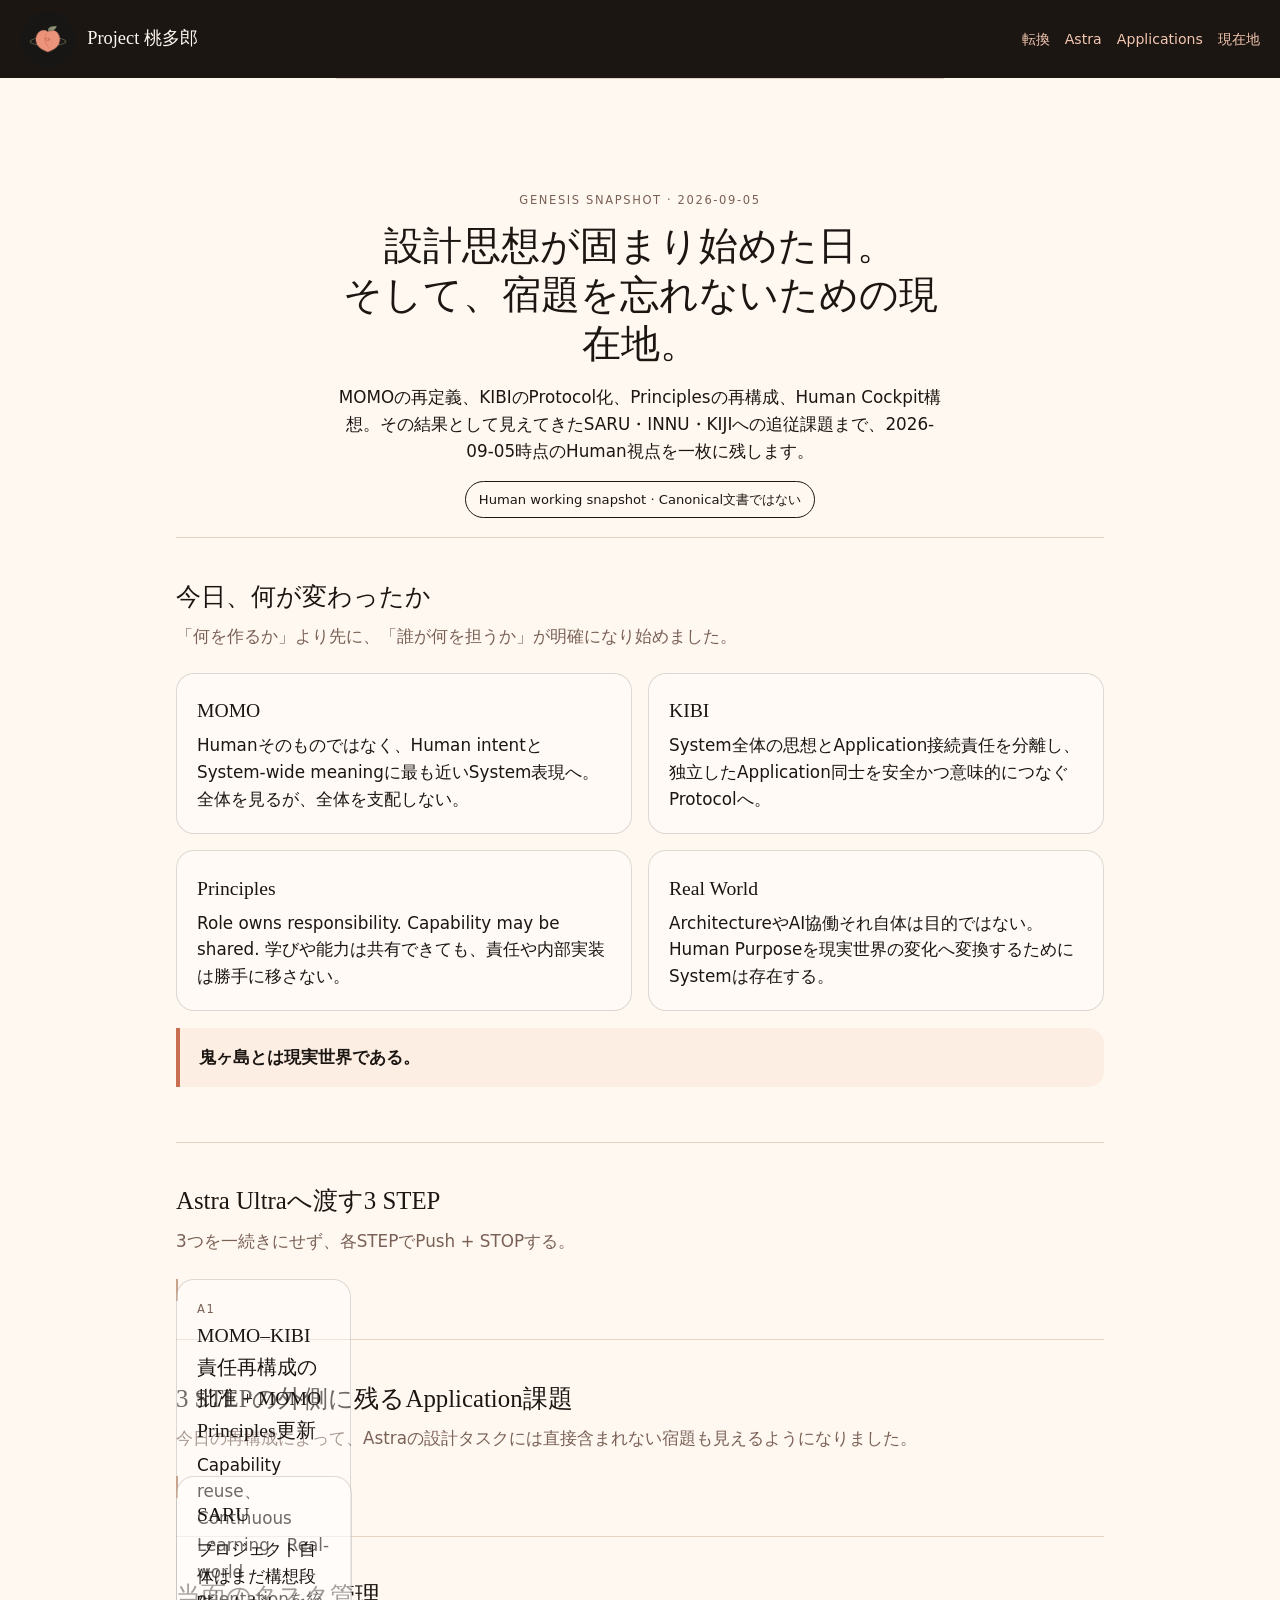
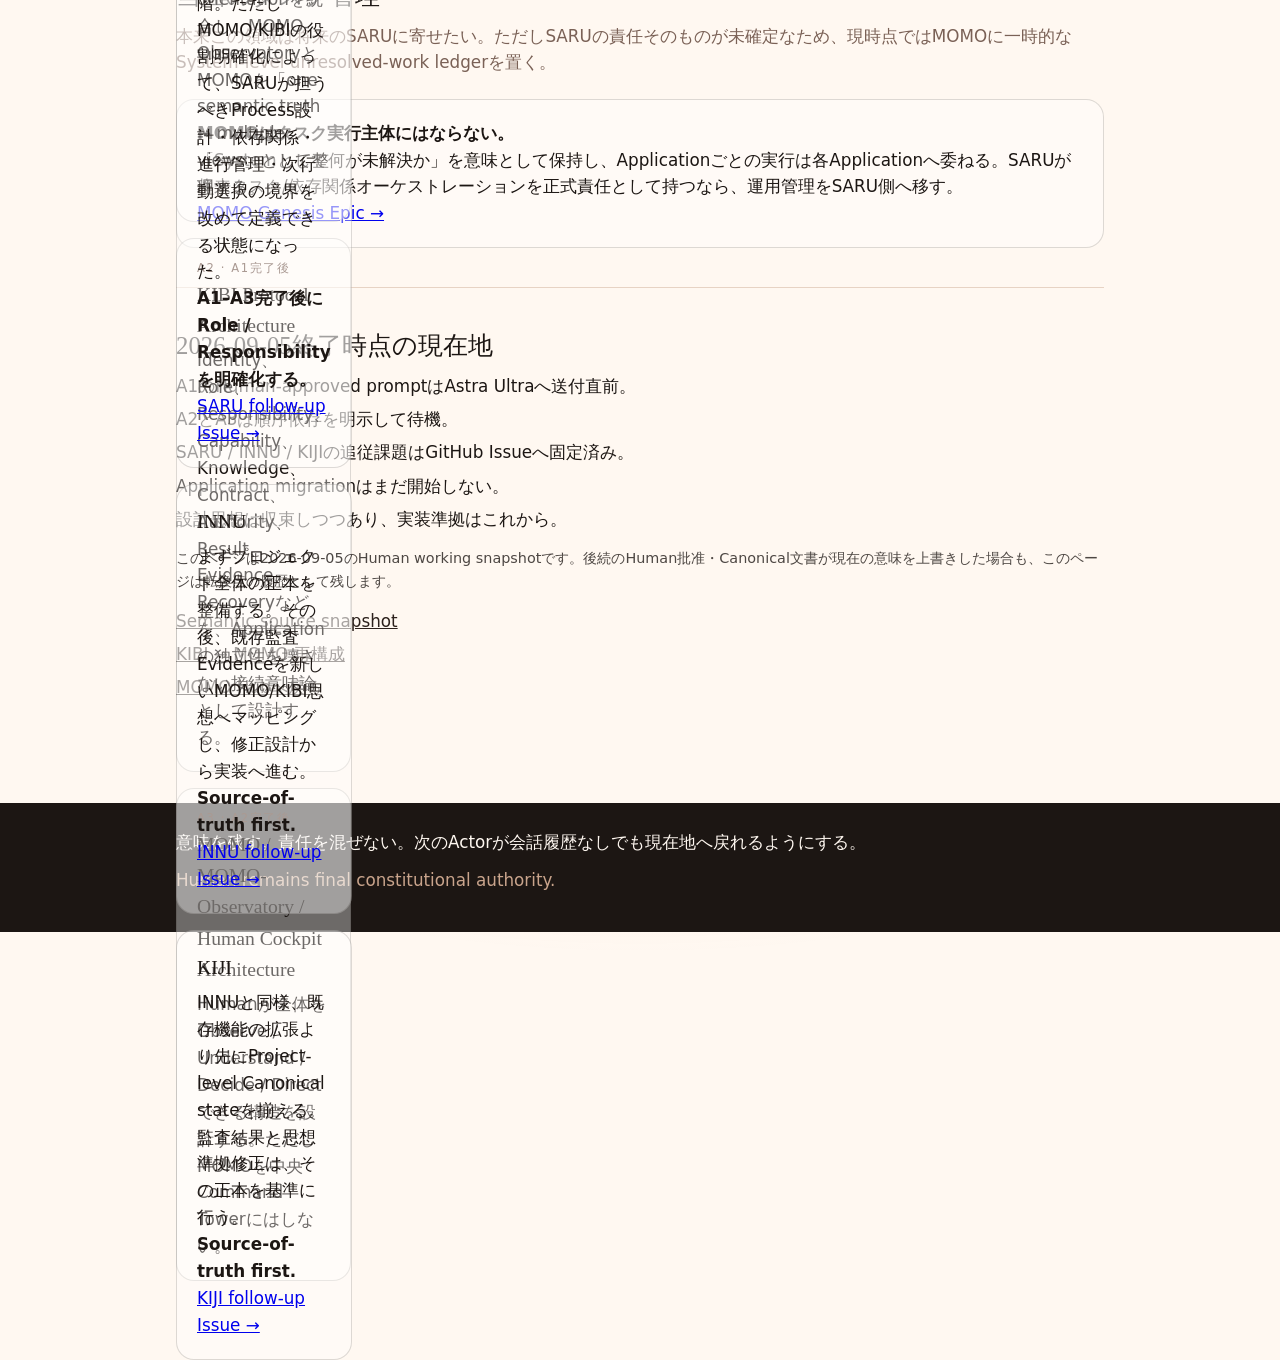
<file: site/genesis-2026-09-05.html>
<!DOCTYPE html>
<html lang="ja">
<head>
  <meta charset="utf-8">
  <meta name="viewport" content="width=device-width, initial-scale=1">
  <title>2026-09-05 Genesis Snapshot | Project 桃多郎</title>
  <meta name="description" content="2026-09-05時点のMOMO/KIBI再構成と、SARU・INNU・KIJIを含む桃多郎System全体の現在地。">
  <meta name="theme-color" content="#1c1613">
  <link rel="icon" href="assets/favicon.svg" type="image/svg+xml">
  <link rel="stylesheet" href="styles.css">
  <style>
    .snapshot-hero{padding-top:7rem}.status{display:inline-block;margin-top:1rem;padding:.45rem .8rem;border:1px solid currentColor;border-radius:999px;font-size:.82rem}.flow{display:grid;gap:1rem;margin-top:1.5rem}.card{padding:1.25rem;border:1px solid rgba(28,22,19,.15);border-radius:18px;background:rgba(255,255,255,.36)}.card h3{margin-top:.1rem}.dependency{font-weight:700}.mini-grid{display:grid;grid-template-columns:repeat(2,minmax(0,1fr));gap:1rem;margin-top:1.25rem}.quote{padding:1rem 1.2rem;border-left:4px solid #c86f52;background:rgba(244,199,176,.22);border-radius:0 16px 16px 0}.small{font-size:.9rem;opacity:.78}@media(max-width:720px){.mini-grid{grid-template-columns:1fr}}
  </style>
</head>
<body>
  <a class="skip" href="#main">本文へ移動</a>
  <header class="mast">
    <a class="brand" href="index.html">
      <img src="assets/momo-git-icon.png" width="56" height="56" alt="Project 桃多郎">
      <span>Project 桃多郎</span>
    </a>
    <nav aria-label="Genesis snapshot">
      <a href="#change">転換</a>
      <a href="#astra">Astra</a>
      <a href="#apps">Applications</a>
      <a href="#now">現在地</a>
    </nav>
  </header>

  <main id="main">
    <section class="hero snapshot-hero">
      <p class="kicker">Genesis Snapshot · 2026-09-05</p>
      <h1>設計思想が固まり始めた日。<br>そして、宿題を忘れないための現在地。</h1>
      <p class="lead">MOMOの再定義、KIBIのProtocol化、Principlesの再構成、Human Cockpit構想。その結果として見えてきたSARU・INNU・KIJIへの追従課題まで、2026-09-05時点のHuman視点を一枚に残します。</p>
      <span class="status">Human working snapshot · Canonical文書ではない</span>
    </section>

    <section id="change">
      <h2>今日、何が変わったか</h2>
      <p class="section-lead">「何を作るか」より先に、「誰が何を担うか」が明確になり始めました。</p>
      <div class="mini-grid">
        <article class="card">
          <h3>MOMO</h3>
          <p>Humanそのものではなく、Human intentとSystem-wide meaningに最も近いSystem表現へ。全体を見るが、全体を支配しない。</p>
        </article>
        <article class="card">
          <h3>KIBI</h3>
          <p>System全体の思想とApplication接続責任を分離し、独立したApplication同士を安全かつ意味的につなぐProtocolへ。</p>
        </article>
        <article class="card">
          <h3>Principles</h3>
          <p>Role owns responsibility. Capability may be shared. 学びや能力は共有できても、責任や内部実装は勝手に移さない。</p>
        </article>
        <article class="card">
          <h3>Real World</h3>
          <p>ArchitectureやAI協働それ自体は目的ではない。Human Purposeを現実世界の変化へ変換するためにSystemは存在する。</p>
        </article>
      </div>
      <p class="quote"><strong>鬼ヶ島とは現実世界である。</strong></p>
    </section>

    <section id="astra">
      <h2>Astra Ultraへ渡す3 STEP</h2>
      <p class="section-lead">3つを一続きにせず、各STEPでPush + STOPする。</p>
      <div class="flow">
        <article class="card">
          <p class="kicker">A1</p>
          <h3>MOMO–KIBI責任再構成の批准 + MOMO Principles更新</h3>
          <p>Capability reuse、Continuous Learning、Real-world orientationを統合し、MOMO-ObservatoryとMOMOを「one semantic truth → multiple views」として整理する。</p>
        </article>
        <article class="card">
          <p class="kicker">A2 · A1完了後</p>
          <h3>KIBI Protocol Architecture</h3>
          <p>Identity、Role、Responsibility、Capability、Knowledge、Contract、Authority、Result、Evidence、Recoveryなどを、Applicationの独立性を壊さない接続意味論として設計する。</p>
        </article>
        <article class="card">
          <p class="kicker">A3 · A2完了後</p>
          <h3>MOMO / MOMO-Observatory / Human Cockpit Architecture</h3>
          <p>Humanが全体をObserve / Understand / Decide / Directできる構造を設計する。ただしMOMOを中央Command Towerにはしない。</p>
        </article>
      </div>
    </section>

    <section id="apps">
      <h2>3 STEPの外側に残るApplication課題</h2>
      <p class="section-lead">今日の再構成によって、Astraの設計タスクには直接含まれない宿題も見えるようになりました。</p>
      <div class="flow">
        <article class="card">
          <h3>SARU</h3>
          <p>プロジェクト自体はまだ構想段階。ただしMOMO/KIBIの役割明確化によって、SARUが担うべきProcess設計・依存関係・進行管理・次行動選択の境界を改めて定義できる状態になった。</p>
          <p class="dependency">A1–A3完了後にRole / Responsibilityを明確化する。</p>
          <p><a href="https://github.com/asklessquill/Saru/issues/1">SARU follow-up Issue →</a></p>
        </article>
        <article class="card">
          <h3>INNU</h3>
          <p>まずプロジェクト全体の正本を整備する。その後、既存監査Evidenceを新しいMOMO/KIBI思想へマッピングし、修正設計から実装へ進む。</p>
          <p class="dependency">Source-of-truth first.</p>
          <p><a href="https://github.com/asklessquill/Innu/issues/1">INNU follow-up Issue →</a></p>
        </article>
        <article class="card">
          <h3>KIJI</h3>
          <p>INNUと同様、既存機能の拡張より先にProject-level Canonical stateを揃える。監査結果と思想準拠修正は、その正本を基準に行う。</p>
          <p class="dependency">Source-of-truth first.</p>
          <p><a href="https://github.com/asklessquill/Kiji/issues/2">KIJI follow-up Issue →</a></p>
        </article>
      </div>
    </section>

    <section>
      <h2>当面のタスク管理</h2>
      <p class="section-lead">本来この領域は将来のSARUに寄せたい。ただしSARUの責任そのものが未確定なため、現時点ではMOMOに一時的なSystem-level unresolved-work ledgerを置く。</p>
      <div class="card">
        <p><strong>MOMOはタスク実行主体にはならない。</strong></p>
        <p>「Systemとして何が未解決か」を意味として保持し、Applicationごとの実行は各Applicationへ委ねる。SARUが将来タスク/依存関係オーケストレーションを正式責任として持つなら、運用管理をSARU側へ移す。</p>
        <p><a href="https://github.com/asklessquill/MOMO/issues/1">MOMO Genesis Epic →</a></p>
      </div>
    </section>

    <section id="now">
      <h2>2026-09-05終了時点の現在地</h2>
      <ul class="deeper">
        <li>A1のHuman-approved promptはAstra Ultraへ送付直前。</li>
        <li>A2とA3は順序依存を明示して待機。</li>
        <li>SARU / INNU / KIJIの追従課題はGitHub Issueへ固定済み。</li>
        <li>Application migrationはまだ開始しない。</li>
        <li>設計思想は収束しつつあり、実装準拠はこれから。</li>
      </ul>
      <p class="small">このページは2026-09-05のHuman working snapshotです。後続のHuman批准・Canonical文書が現在の意味を上書きした場合も、このページは転換点の履歴として残します。</p>
      <ul class="deeper">
        <li><a href="https://github.com/asklessquill/MOMO/blob/main/SYSTEM_SNAPSHOT_2026-09-05.md">Semantic source snapshot</a></li>
        <li><a href="recomposition.html">KIBI → MOMO 再構成</a></li>
        <li><a href="index.html">MOMO Hubへ戻る</a></li>
      </ul>
    </section>
  </main>

  <footer>
    <p>意味を残す。責任を混ぜない。次のActorが会話履歴なしでも現在地へ戻れるようにする。</p>
    <p class="muted">Human remains final constitutional authority.</p>
  </footer>
</body>
</html>
</file>
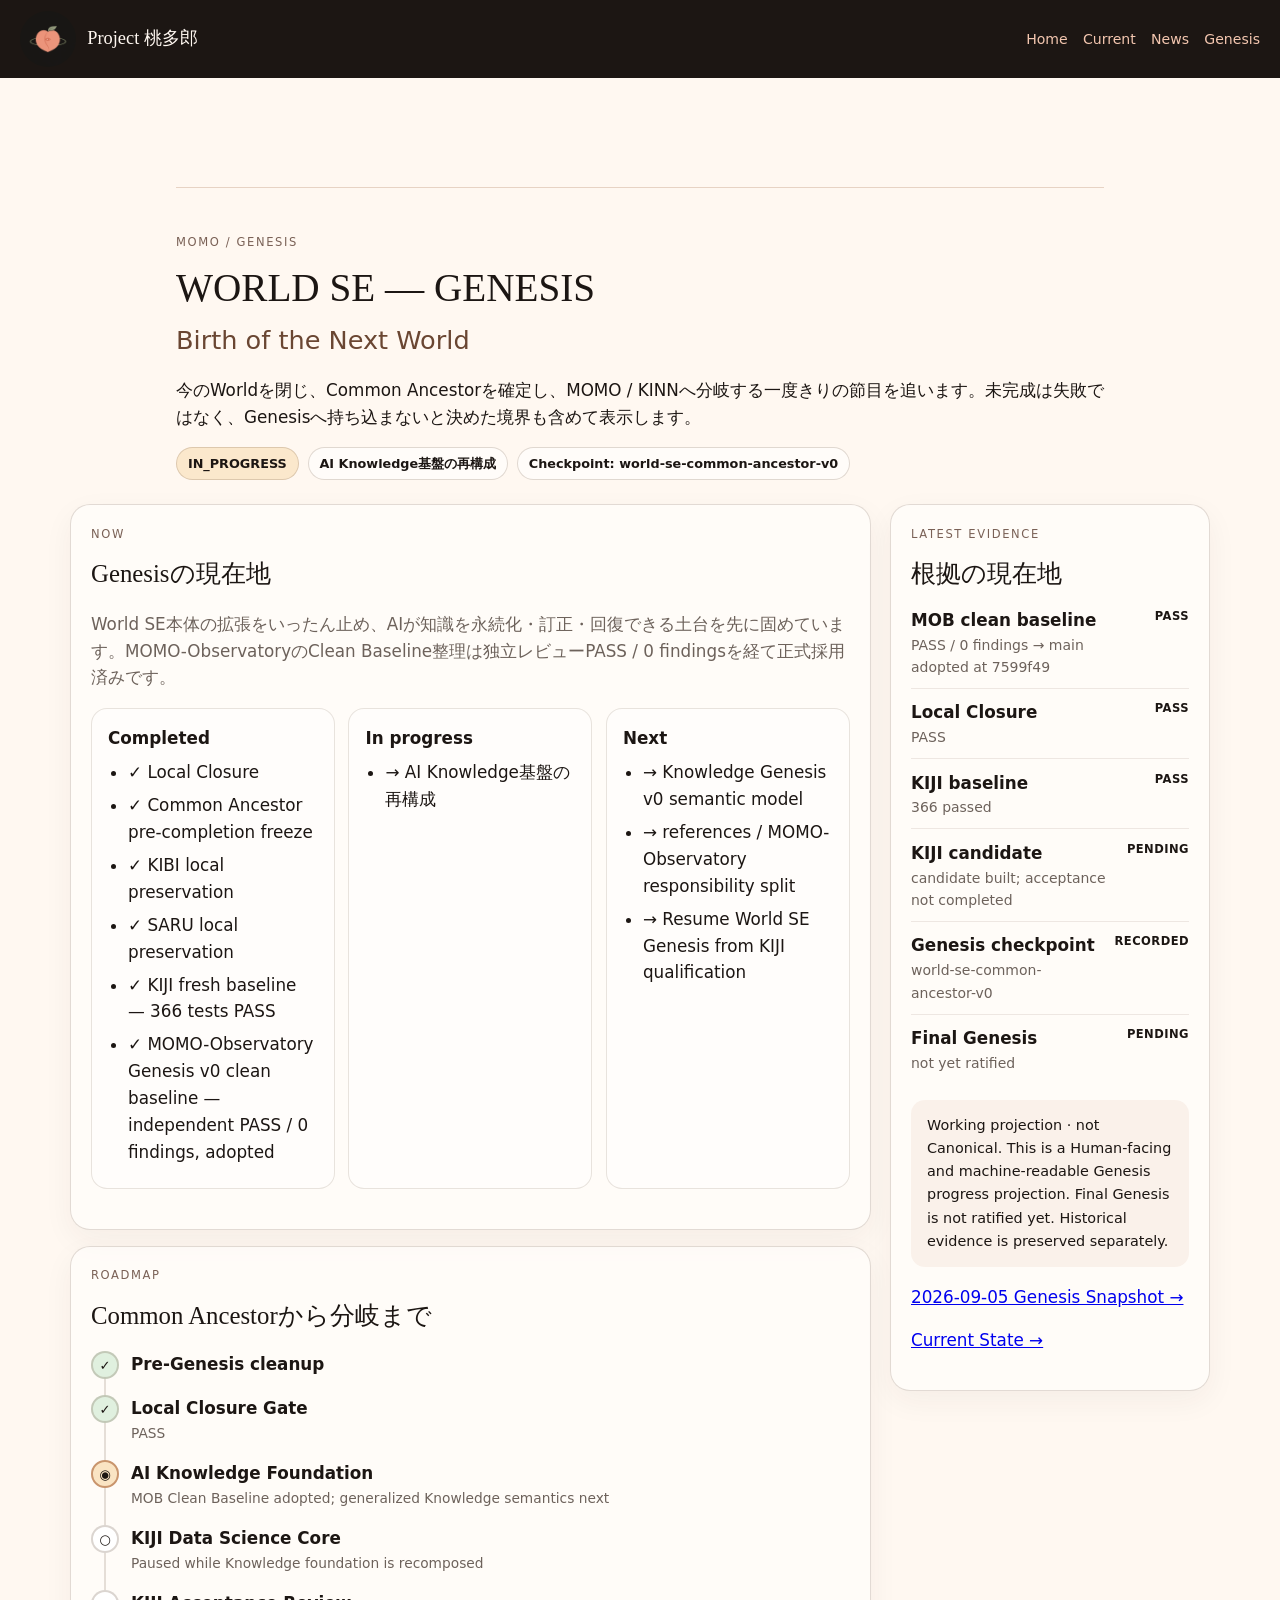
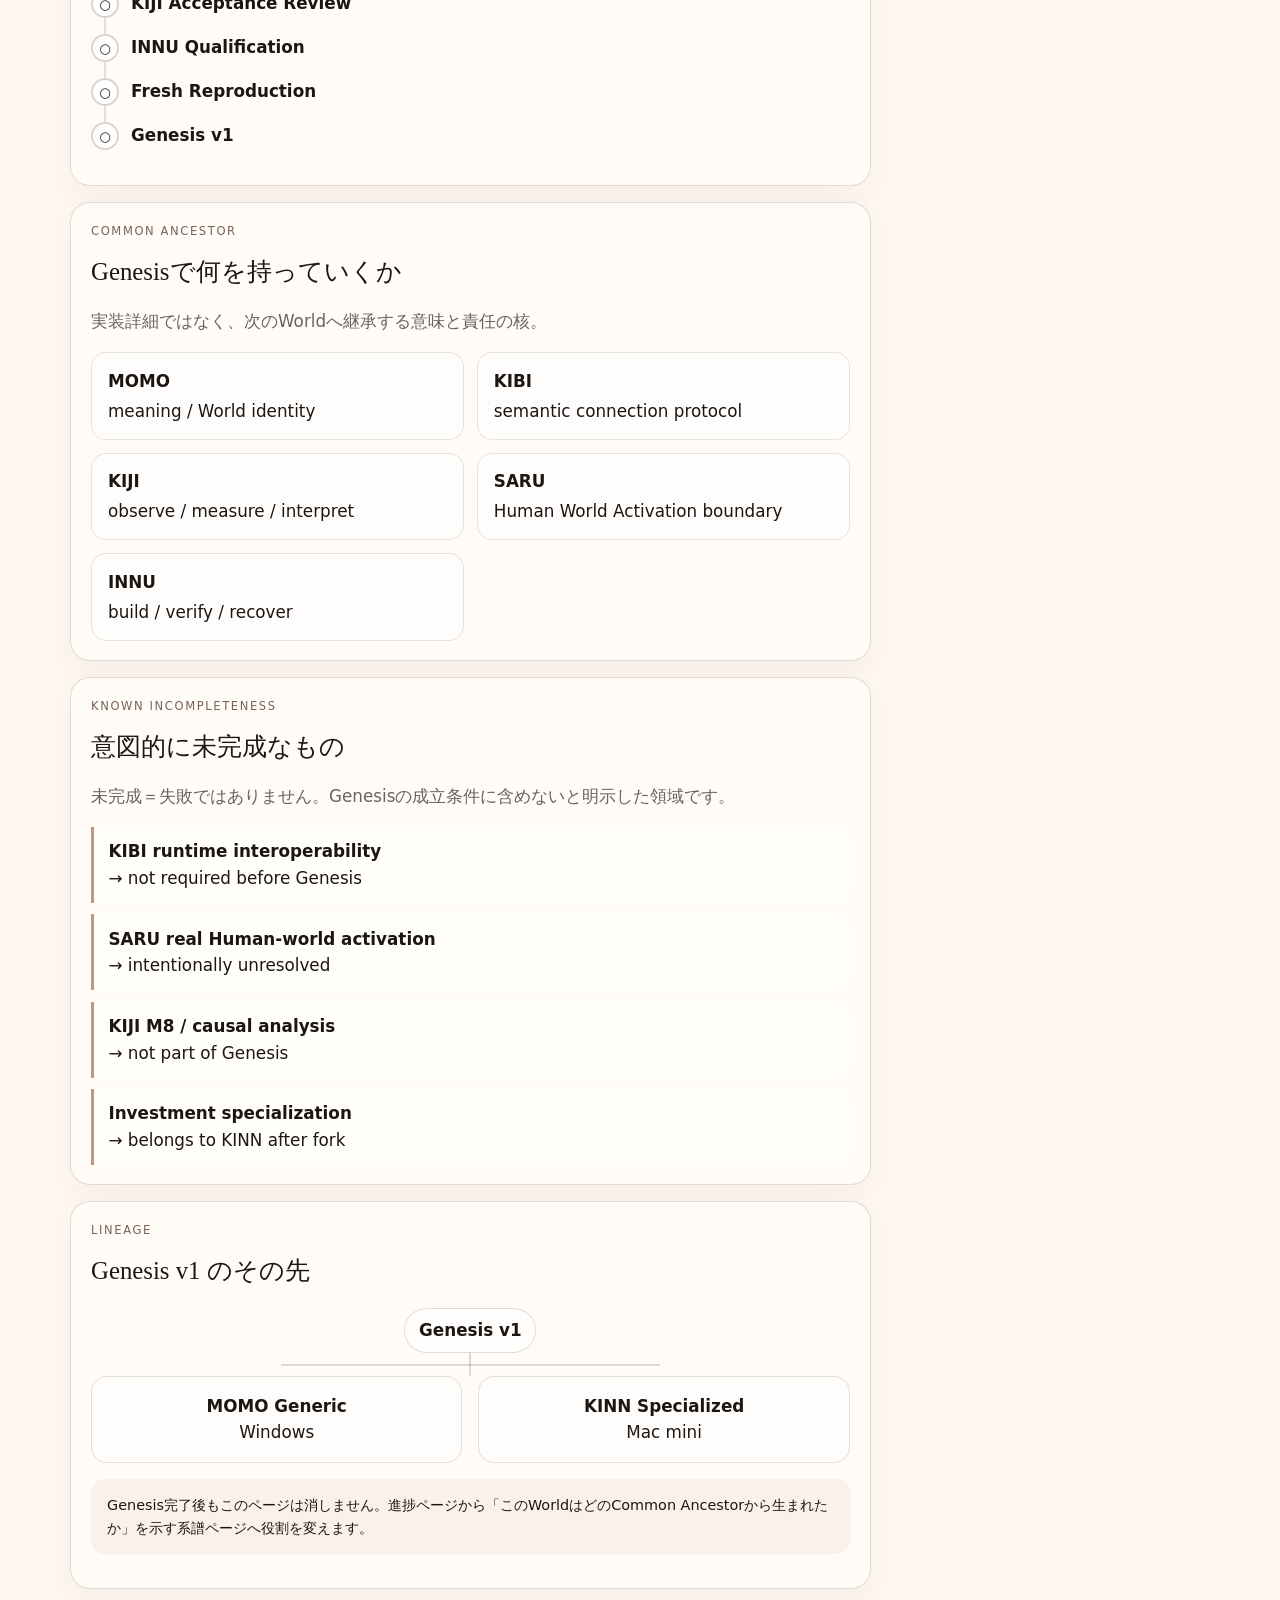
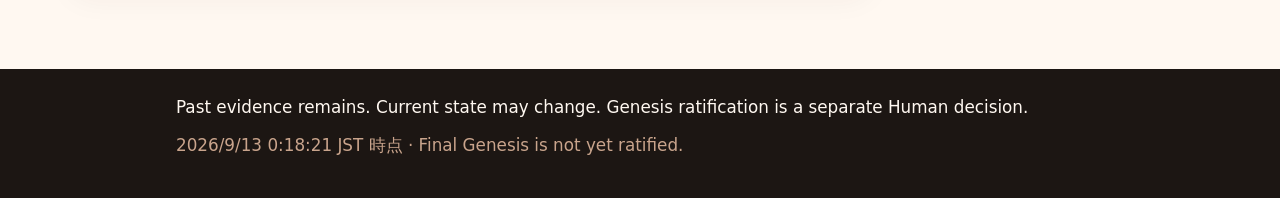
<file: site/genesis.html>
<!DOCTYPE html>
<html lang="ja">
<head>
  <meta charset="utf-8">
  <meta name="viewport" content="width=device-width, initial-scale=1">
  <title>Genesis — Birth of the Next World | Project 桃多郎</title>
  <meta name="description" content="World SE Genesisの現在地、Common Ancestor、意図的な未完成、Evidence、MOMO / KINN分岐までをHuman向けに可視化します。">
  <meta name="theme-color" content="#1c1613">
  <link rel="icon" href="assets/favicon.svg" type="image/svg+xml">
  <link rel="stylesheet" href="styles.css">
  <style>
    .genesis-page{max-width:1180px;margin:0 auto;padding:6.8rem 1.25rem 5rem}.genesis-hero{padding:2.8rem 0 1.5rem}.genesis-hero h1{margin:.2rem 0 .55rem}.genesis-subtitle{font-size:clamp(1.15rem,2.5vw,1.6rem);color:#6a4632;margin:.2rem 0 1rem}.genesis-status{display:flex;gap:.55rem;flex-wrap:wrap;margin-top:1rem}.pill{display:inline-flex;align-items:center;border:1px solid rgba(113,87,67,.22);border-radius:999px;padding:.34rem .68rem;background:rgba(255,255,255,.56);font-size:.8rem;font-weight:750}.pill-live{background:rgba(250,226,190,.72)}.layout{display:grid;grid-template-columns:minmax(0,1fr) 320px;gap:1.2rem;align-items:start}.panel{border:1px solid rgba(113,87,67,.2);border-radius:20px;padding:1.2rem 1.25rem;background:rgba(255,255,255,.52);box-shadow:0 10px 30px rgba(68,45,32,.05)}.panel h2,.panel h3{margin-top:.15rem}.summary-grid{display:grid;grid-template-columns:repeat(3,minmax(0,1fr));gap:.85rem;margin:1rem 0 1.3rem}.summary-card{padding:1rem;border:1px solid rgba(113,87,67,.16);border-radius:16px;background:rgba(255,255,255,.46)}.summary-card strong{display:block;margin-bottom:.35rem}.check-list,.plain-list{margin:.45rem 0 0;padding-left:1.25rem}.check-list li,.plain-list li{margin:.38rem 0}.roadmap{list-style:none;margin:1rem 0 0;padding:0;display:grid;gap:0}.roadmap li{display:grid;grid-template-columns:28px 1fr;gap:.75rem;position:relative;padding:0 0 1rem}.roadmap li:not(:last-child)::before{content:"";position:absolute;left:13px;top:25px;bottom:-2px;width:2px;background:rgba(113,87,67,.18)}.roadmap-mark{width:28px;height:28px;border-radius:50%;display:grid;place-items:center;border:2px solid rgba(113,87,67,.25);background:#fff;font-weight:800;font-size:.82rem;z-index:1}.roadmap .COMPLETE .roadmap-mark{background:rgba(221,239,220,.9)}.roadmap .IN_PROGRESS .roadmap-mark{background:rgba(250,226,190,.92);border-color:#c9956d}.roadmap-title{font-weight:800}.roadmap-detail{font-size:.86rem;color:#6d625b}.ancestor-grid{display:grid;grid-template-columns:repeat(2,minmax(0,1fr));gap:.8rem;margin-top:1rem}.ancestor-card{border:1px solid rgba(113,87,67,.16);border-radius:15px;padding:.9rem 1rem;background:rgba(255,255,255,.42)}.ancestor-card strong{display:block;margin-bottom:.2rem}.incomplete{display:grid;gap:.7rem;margin-top:1rem}.incomplete-item{border-left:3px solid #c9956d;padding:.7rem .9rem;background:rgba(255,255,255,.38);border-radius:0 12px 12px 0}.incomplete-item strong{display:block}.evidence{position:sticky;top:6.4rem}.evidence-list{display:grid;gap:.65rem;margin-top:.8rem}.evidence-row{display:grid;grid-template-columns:1fr auto;gap:.65rem;align-items:start;border-bottom:1px solid rgba(113,87,67,.12);padding-bottom:.6rem}.evidence-row:last-child{border-bottom:0}.evidence-row small{display:block;color:#6d625b}.status-dot{font-size:.72rem;font-weight:800;letter-spacing:.04em}.fork{margin-top:1.1rem;text-align:center}.fork-origin{display:inline-block;padding:.5rem .85rem;border:1px solid rgba(113,87,67,.2);border-radius:999px;background:rgba(255,255,255,.65);font-weight:800}.fork-line{width:2px;height:1.4rem;background:rgba(113,87,67,.22);margin:0 auto}.fork-branches{display:grid;grid-template-columns:1fr 1fr;gap:1rem;position:relative}.fork-branches::before{content:"";position:absolute;left:25%;right:25%;top:-.7rem;height:2px;background:rgba(113,87,67,.22)}.fork-card{border:1px solid rgba(113,87,67,.18);border-radius:16px;padding:1rem;background:rgba(255,255,255,.48)}.fork-card strong{display:block;font-size:1.05rem}.history-note{margin-top:1rem;padding:.9rem 1rem;border-radius:14px;background:rgba(201,149,109,.10);font-size:.9rem}.muted{color:#6d625b}.error{padding:1rem;border:1px solid rgba(160,70,60,.3);border-radius:14px;background:rgba(244,215,211,.52)}@media(max-width:900px){.layout{grid-template-columns:1fr}.evidence{position:static}.summary-grid{grid-template-columns:1fr}.ancestor-grid{grid-template-columns:1fr}.genesis-page{padding-top:5.8rem}}@media(max-width:560px){.fork-branches{grid-template-columns:1fr}.fork-branches::before{display:none}}
  </style>
</head>
<body>
  <a class="skip" href="#main">本文へ移動</a>
  <header class="mast">
    <a class="brand" href="index.html">
      <img src="assets/momo-git-icon.png" width="56" height="56" alt="Project 桃多郎">
      <span>Project 桃多郎</span>
    </a>
    <nav aria-label="Sections">
      <a href="index.html">Home</a>
      <a href="cockpit.html">Current</a>
      <a href="oh-dango-news.html">News</a>
      <a href="genesis.html" aria-current="page">Genesis</a>
    </nav>
  </header>

  <main id="main" class="genesis-page">
    <section class="genesis-hero">
      <p class="kicker">MOMO / GENESIS</p>
      <h1 id="title">WORLD SE — GENESIS</h1>
      <p class="genesis-subtitle" id="subtitle">Birth of the Next World</p>
      <p class="lead">今のWorldを閉じ、Common Ancestorを確定し、MOMO / KINNへ分岐する一度きりの節目を追います。未完成は失敗ではなく、Genesisへ持ち込まないと決めた境界も含めて表示します。</p>
      <div class="genesis-status">
        <span class="pill pill-live" id="status">Loading…</span>
        <span class="pill" id="phase">Current phase loading…</span>
        <span class="pill" id="checkpoint">Checkpoint loading…</span>
      </div>
    </section>

    <div class="layout">
      <div>
        <section class="panel" aria-labelledby="summary-title">
          <p class="kicker">NOW</p>
          <h2 id="summary-title">Genesisの現在地</h2>
          <p id="phase-summary" class="muted">状態を読み込んでいます。</p>
          <div class="summary-grid">
            <article class="summary-card"><strong>Completed</strong><ul class="check-list" id="completed"></ul></article>
            <article class="summary-card"><strong>In progress</strong><ul class="plain-list" id="in-progress"></ul></article>
            <article class="summary-card"><strong>Next</strong><ul class="plain-list" id="next"></ul></article>
          </div>
        </section>

        <section class="panel" style="margin-top:1rem" aria-labelledby="roadmap-title">
          <p class="kicker">ROADMAP</p>
          <h2 id="roadmap-title">Common Ancestorから分岐まで</h2>
          <ol class="roadmap" id="roadmap"></ol>
        </section>

        <section class="panel" style="margin-top:1rem" aria-labelledby="ancestor-title">
          <p class="kicker">COMMON ANCESTOR</p>
          <h2 id="ancestor-title">Genesisで何を持っていくか</h2>
          <p class="muted">実装詳細ではなく、次のWorldへ継承する意味と責任の核。</p>
          <div class="ancestor-grid" id="ancestor"></div>
        </section>

        <section class="panel" style="margin-top:1rem" aria-labelledby="incomplete-title">
          <p class="kicker">KNOWN INCOMPLETENESS</p>
          <h2 id="incomplete-title">意図的に未完成なもの</h2>
          <p class="muted">未完成＝失敗ではありません。Genesisの成立条件に含めないと明示した領域です。</p>
          <div class="incomplete" id="incomplete"></div>
        </section>

        <section class="panel" style="margin-top:1rem" aria-labelledby="fork-title">
          <p class="kicker">LINEAGE</p>
          <h2 id="fork-title">Genesis v1 のその先</h2>
          <div class="fork">
            <div class="fork-origin" id="fork-origin">Genesis v1</div>
            <div class="fork-line"></div>
            <div class="fork-branches" id="fork-branches"></div>
          </div>
          <p class="history-note">Genesis完了後もこのページは消しません。進捗ページから「このWorldはどのCommon Ancestorから生まれたか」を示す系譜ページへ役割を変えます。</p>
        </section>
      </div>

      <aside class="panel evidence" aria-labelledby="evidence-title">
        <p class="kicker">LATEST EVIDENCE</p>
        <h2 id="evidence-title">根拠の現在地</h2>
        <div class="evidence-list" id="evidence"></div>
        <p class="history-note" id="authority">Working projection · not Canonical</p>
        <p><a href="genesis-2026-09-05.html">2026-09-05 Genesis Snapshot →</a></p>
        <p><a href="cockpit.html">Current State →</a></p>
      </aside>
    </div>
  </main>

  <footer>
    <p>Past evidence remains. Current state may change. Genesis ratification is a separate Human decision.</p>
    <p class="muted" id="updated">Genesis stateを読み込み中…</p>
  </footer>

  <script>
    (() => {
      const $ = (id) => document.getElementById(id);
      const text = (id, value) => { if ($(id) && value != null) $(id).textContent = value; };
      const list = (id, values, prefix = "") => {
        const root = $(id); if (!root) return;
        root.replaceChildren(...(values || []).map((value) => {
          const li = document.createElement("li"); li.textContent = `${prefix}${value}`; return li;
        }));
      };

      fetch("data/genesis-state.json", { cache: "no-store" })
        .then((res) => { if (!res.ok) throw new Error("Genesis state unavailable"); return res.json(); })
        .then((data) => {
          text("title", data.title);
          text("subtitle", data.subtitle);
          text("status", data.status);
          text("phase", data.current_phase?.label);
          text("phase-summary", data.current_phase?.summary);
          text("checkpoint", `Checkpoint: ${data.checkpoint || "unknown"}`);
          list("completed", data.completed, "✓ ");
          list("in-progress", data.in_progress, "→ ");
          list("next", data.next, "→ ");

          const roadmap = $("roadmap");
          roadmap.replaceChildren(...(data.roadmap || []).map((item) => {
            const li = document.createElement("li"); li.className = item.status || "PENDING";
            const mark = document.createElement("span"); mark.className = "roadmap-mark";
            mark.textContent = item.status === "COMPLETE" ? "✓" : item.status === "IN_PROGRESS" ? "◉" : "○";
            const body = document.createElement("div");
            const title = document.createElement("div"); title.className = "roadmap-title"; title.textContent = item.label;
            body.append(title);
            if (item.detail) { const detail = document.createElement("div"); detail.className = "roadmap-detail"; detail.textContent = item.detail; body.append(detail); }
            li.append(mark, body); return li;
          }));

          const ancestor = $("ancestor");
          ancestor.replaceChildren(...(data.common_ancestor || []).map((item) => {
            const card = document.createElement("article"); card.className = "ancestor-card";
            const name = document.createElement("strong"); name.textContent = item.name;
            const carries = document.createElement("span"); carries.textContent = item.carries;
            card.append(name, carries); return card;
          }));

          const incomplete = $("incomplete");
          incomplete.replaceChildren(...(data.known_incompleteness || []).map((item) => {
            const card = document.createElement("article"); card.className = "incomplete-item";
            const name = document.createElement("strong"); name.textContent = item.item;
            const meaning = document.createElement("span"); meaning.textContent = `→ ${item.meaning}`;
            card.append(name, meaning); return card;
          }));

          const evidence = $("evidence");
          evidence.replaceChildren(...(data.evidence || []).map((item) => {
            const row = document.createElement("div"); row.className = "evidence-row";
            const body = document.createElement("div"); const label = document.createElement("strong"); label.textContent = item.label;
            const value = document.createElement("small"); value.textContent = item.value; body.append(label, value);
            const status = document.createElement("span"); status.className = "status-dot"; status.textContent = item.status;
            row.append(body, status); return row;
          }));

          text("fork-origin", data.fork?.origin || "Genesis v1");
          const branches = $("fork-branches");
          branches.replaceChildren(...(data.fork?.branches || []).map((item) => {
            const card = document.createElement("article"); card.className = "fork-card";
            const name = document.createElement("strong"); name.textContent = item.name;
            const target = document.createElement("span"); target.textContent = item.target;
            card.append(name, target); return card;
          }));

          const auth = data.authority?.canonical ? "Canonical" : "Working projection · not Canonical";
          text("authority", `${auth}. ${data.authority?.note || ""}`);
          if (data.observed_at) {
            const when = new Date(data.observed_at);
            text("updated", `${when.toLocaleString("ja-JP", { timeZone: "Asia/Tokyo" })} JST 時点 · Final Genesis is not yet ratified.`);
          }
        })
        .catch((error) => {
          text("status", "UNKNOWN");
          text("phase", "Genesis state unavailable");
          text("phase-summary", "古い状態を現在地として推測表示しません。");
          const panel = $("completed")?.closest(".panel");
          if (panel) { const p = document.createElement("p"); p.className = "error"; p.textContent = error.message; panel.append(p); }
        });
    })();
  </script>
</body>
</html>
</file>
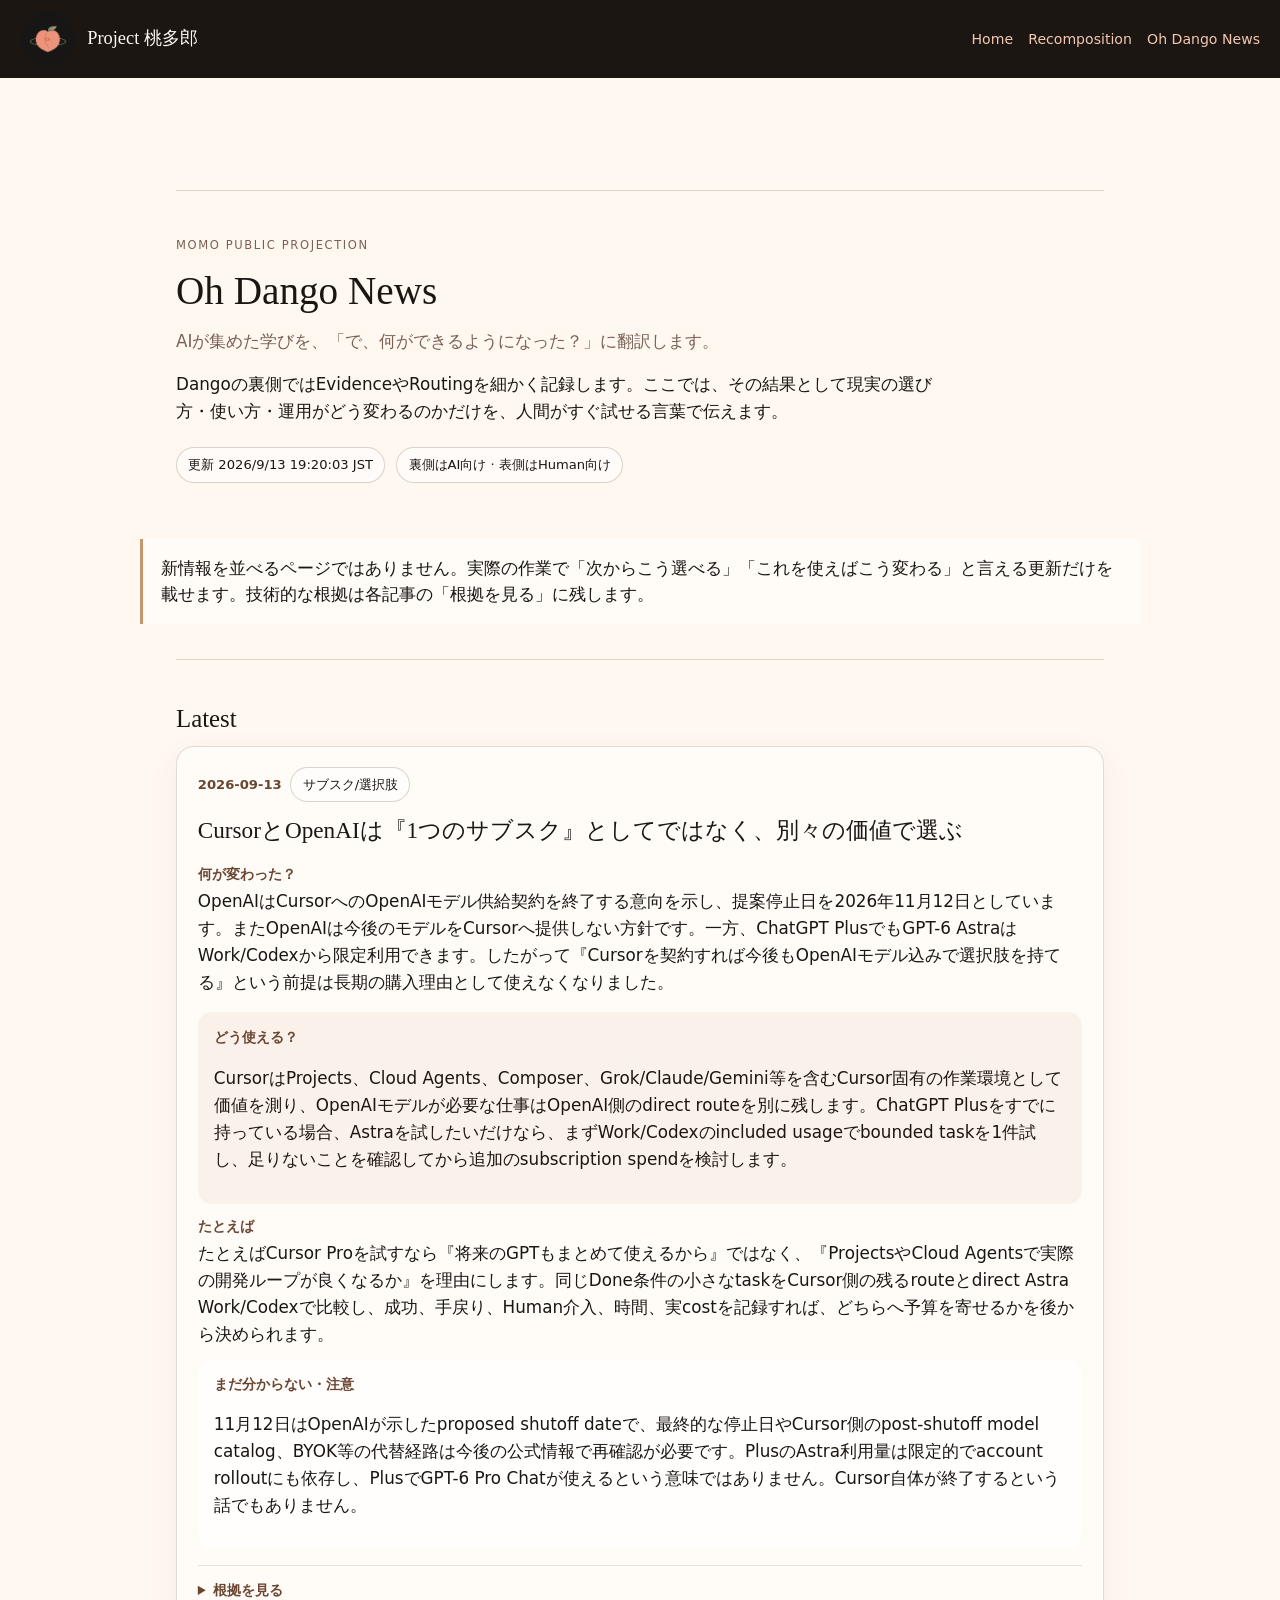
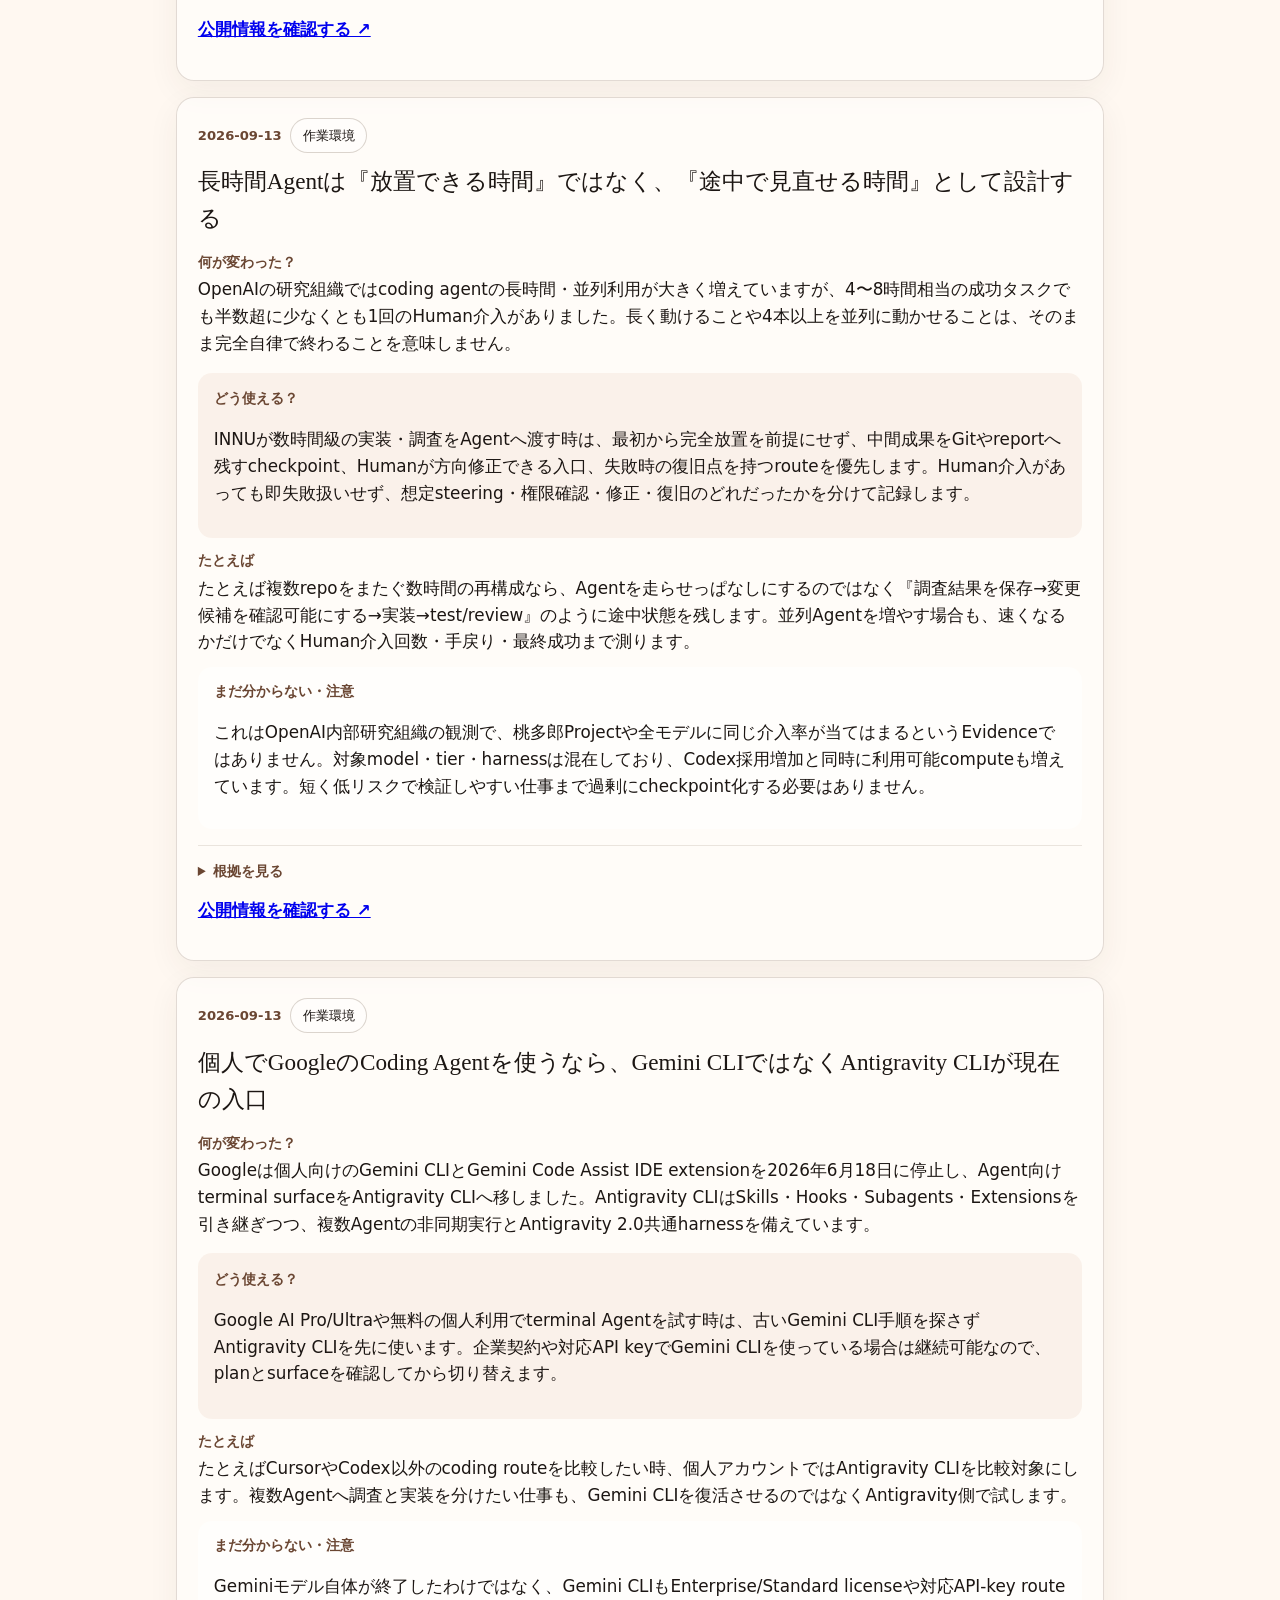
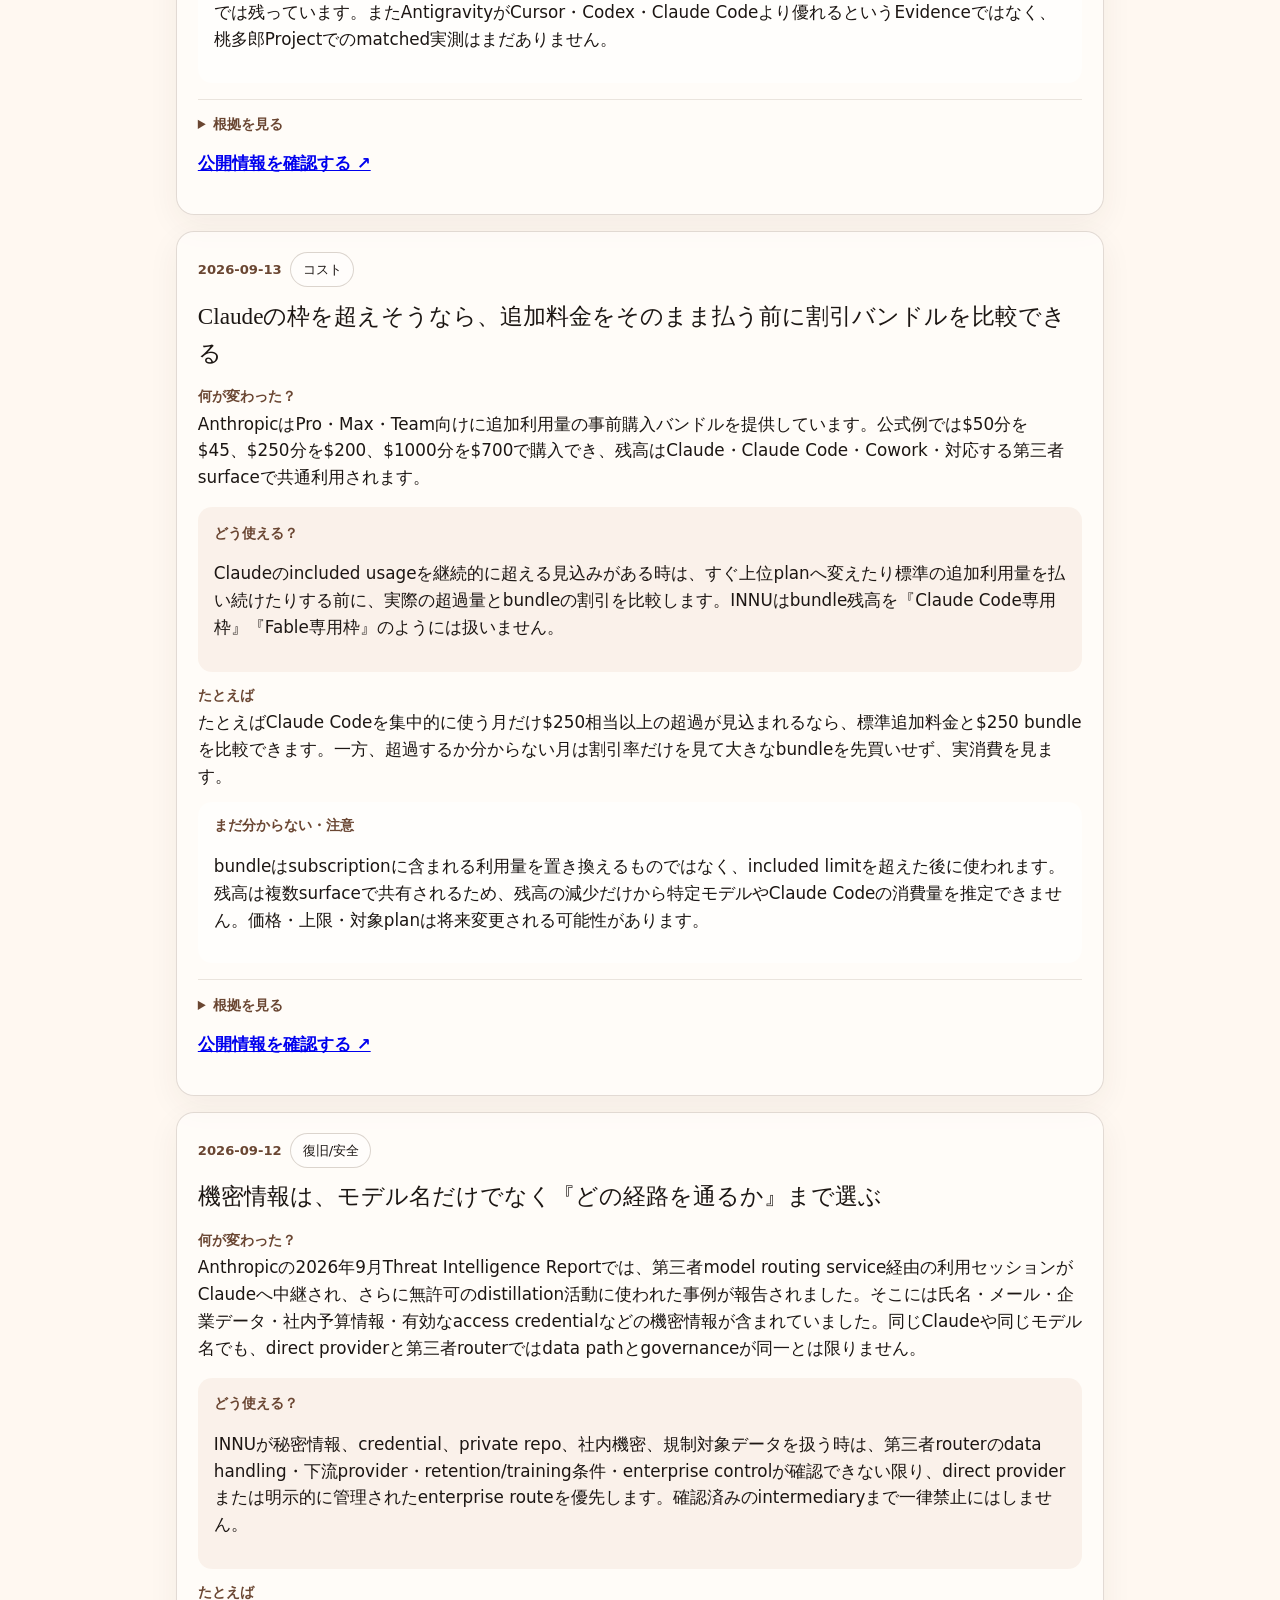
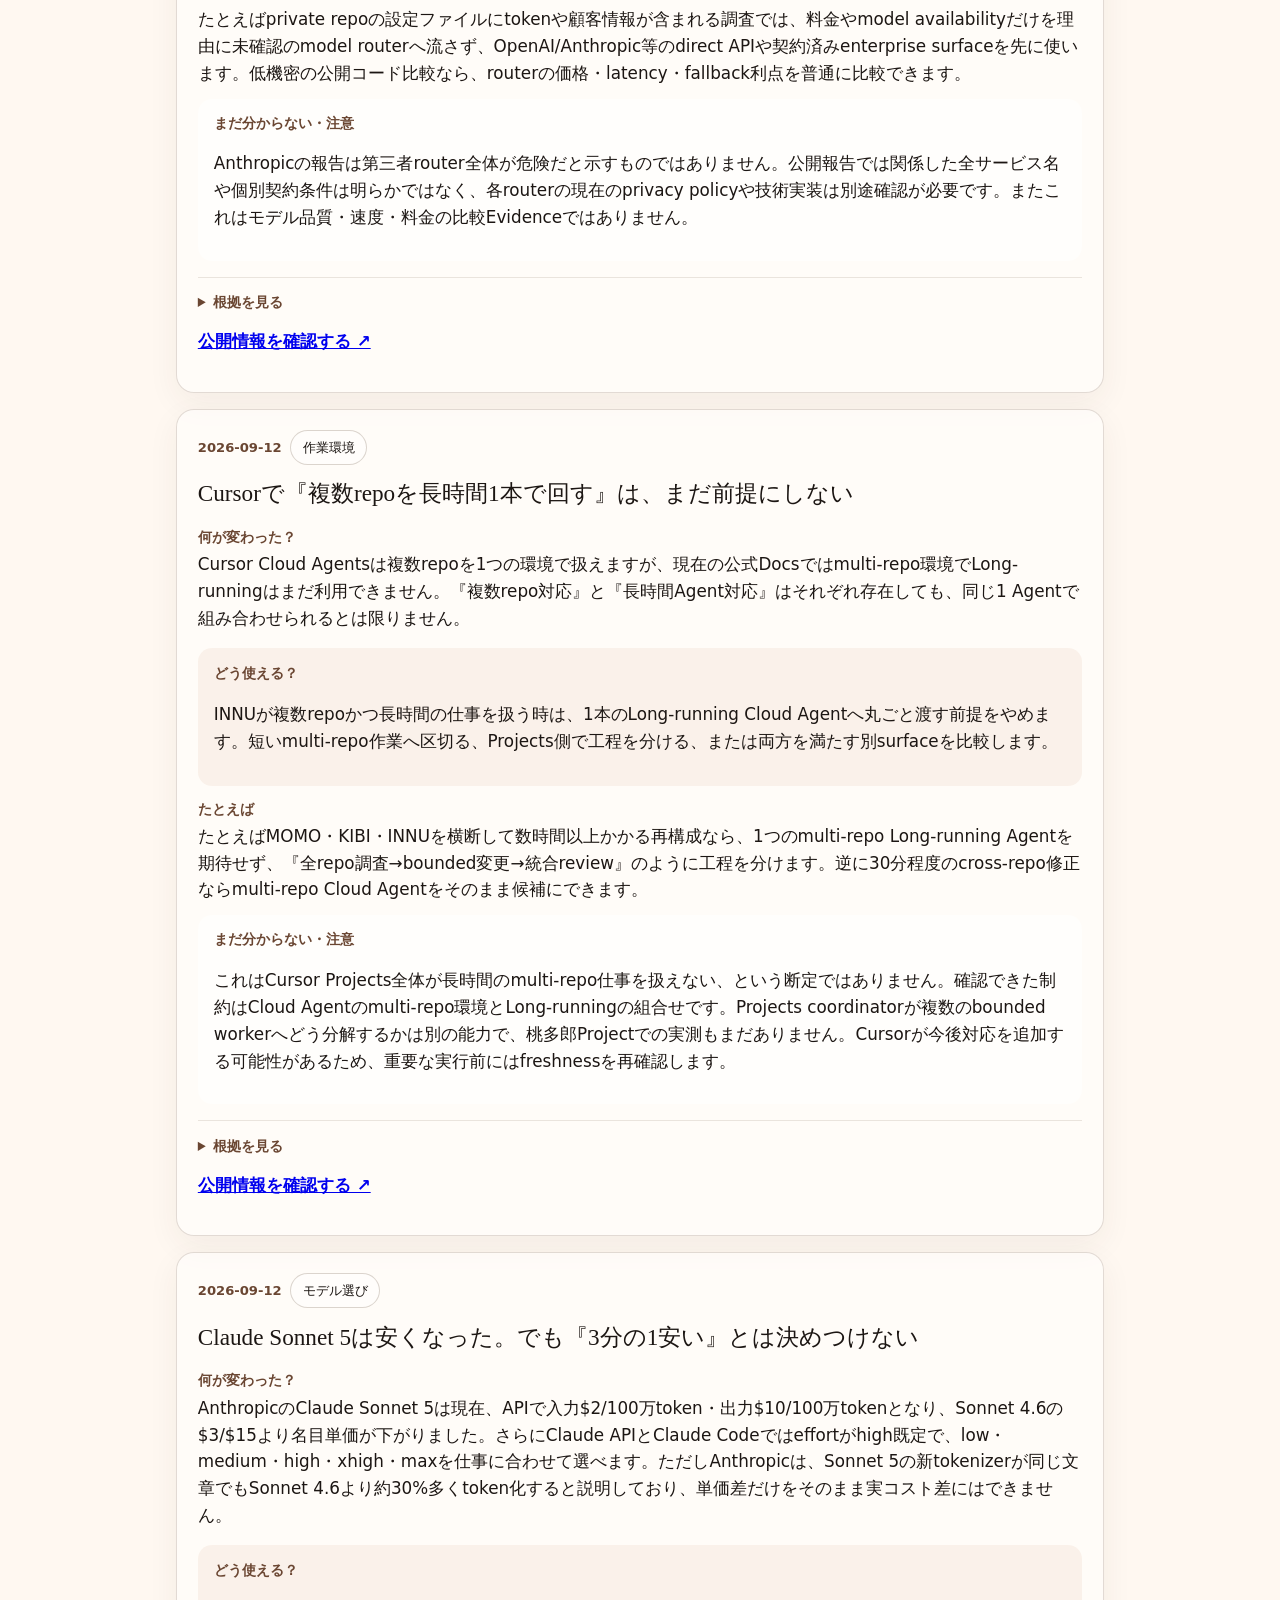
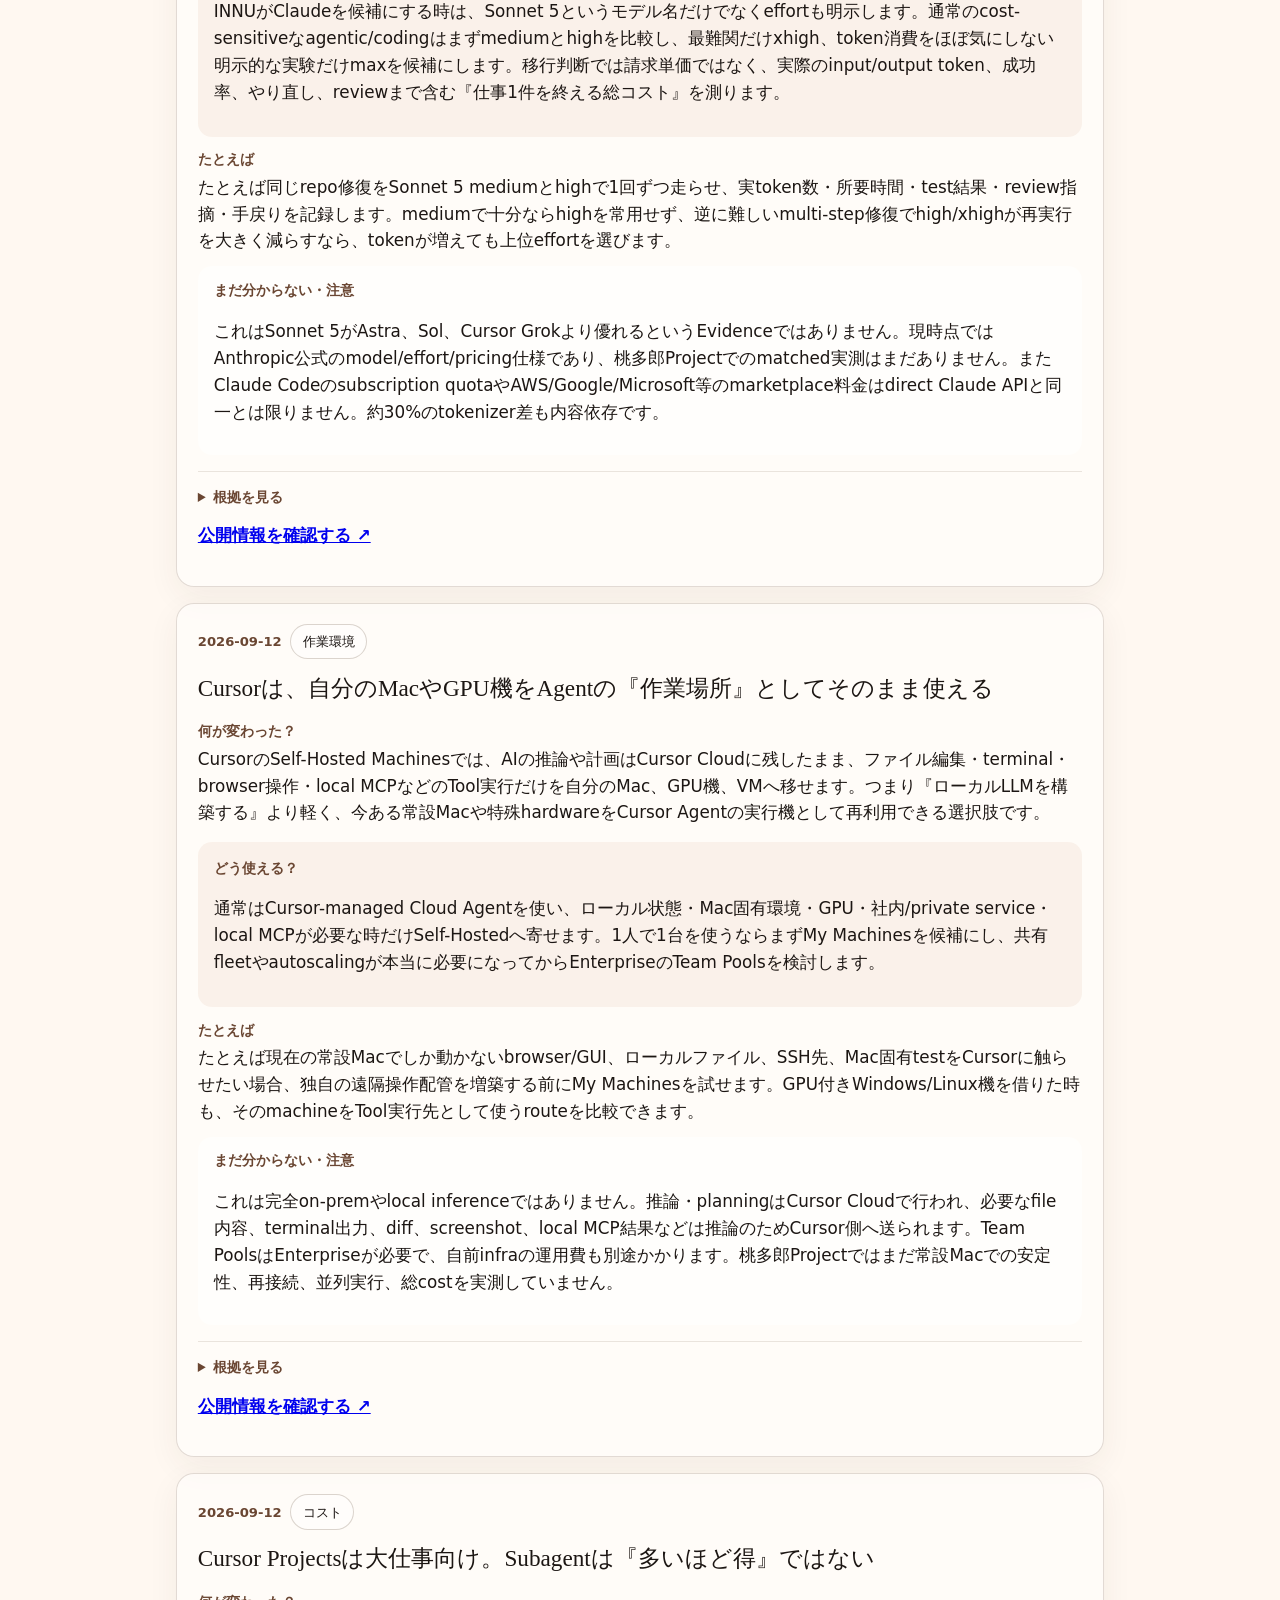
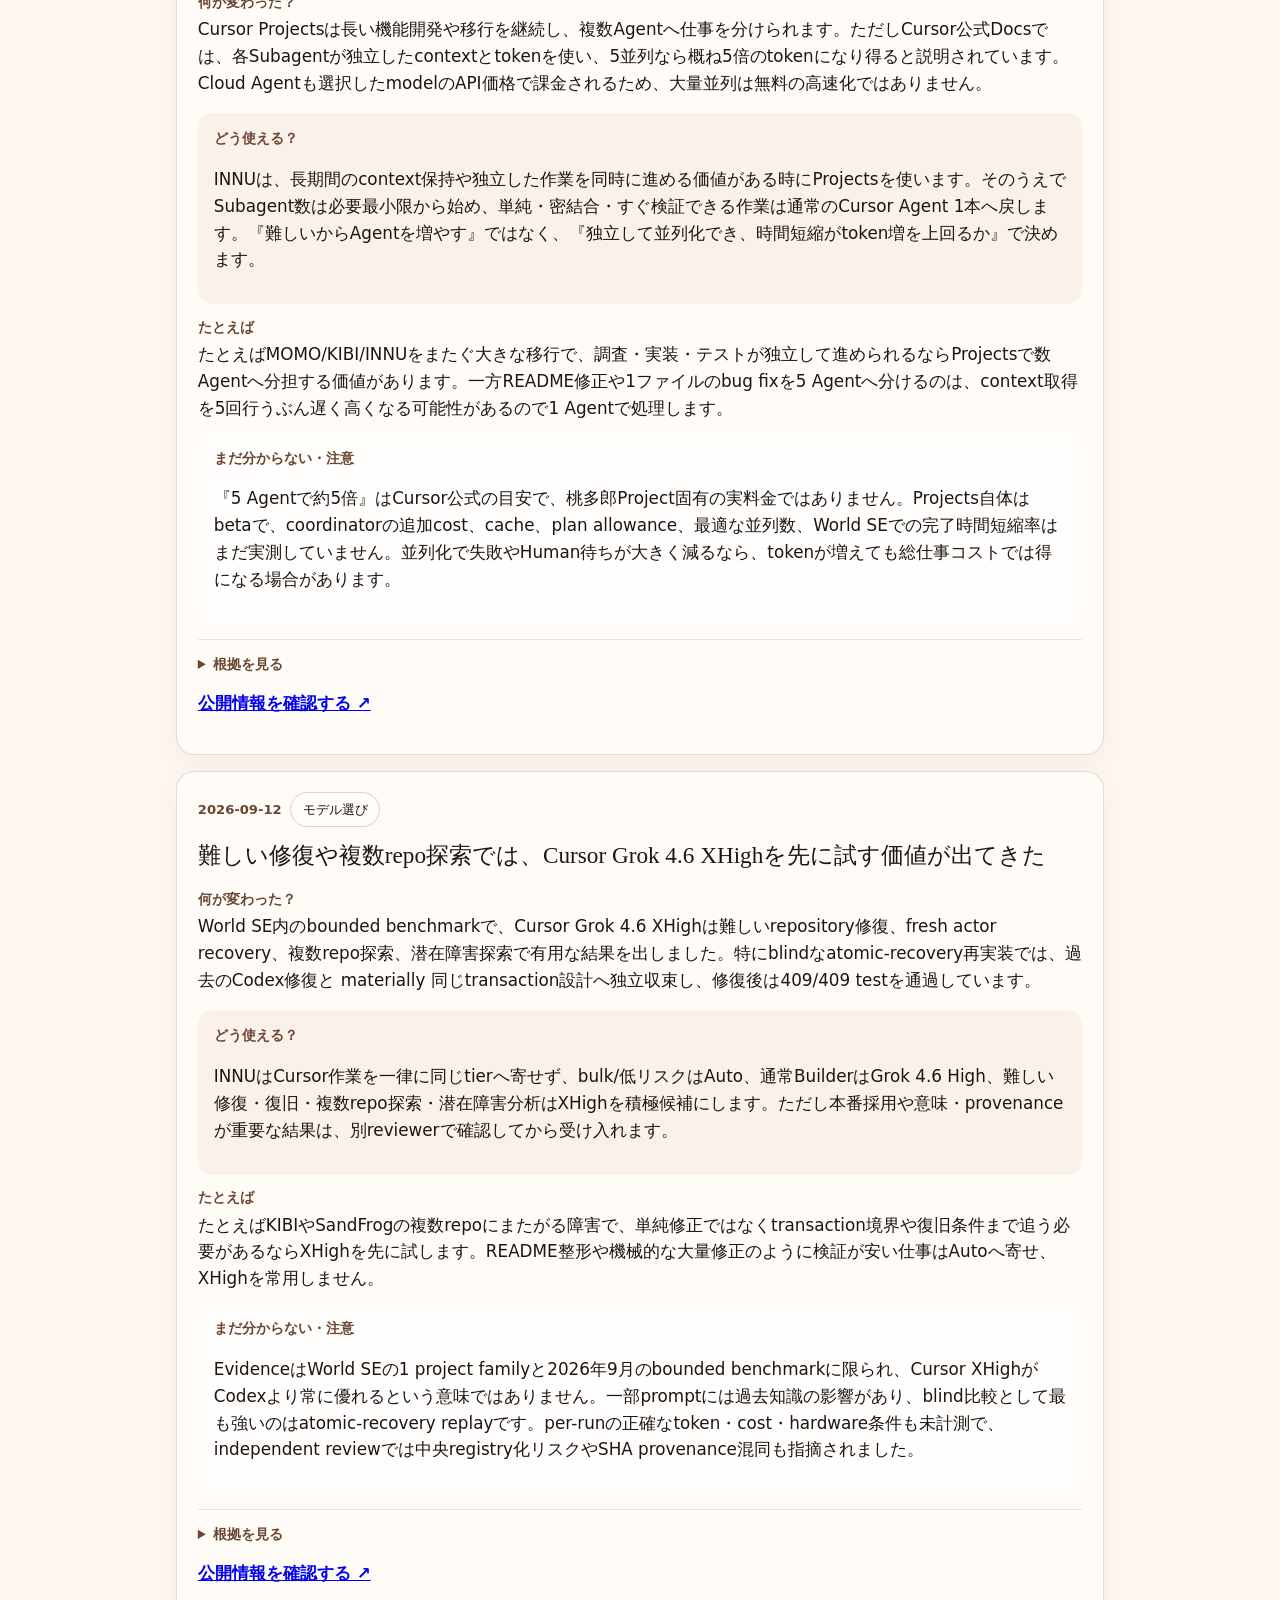
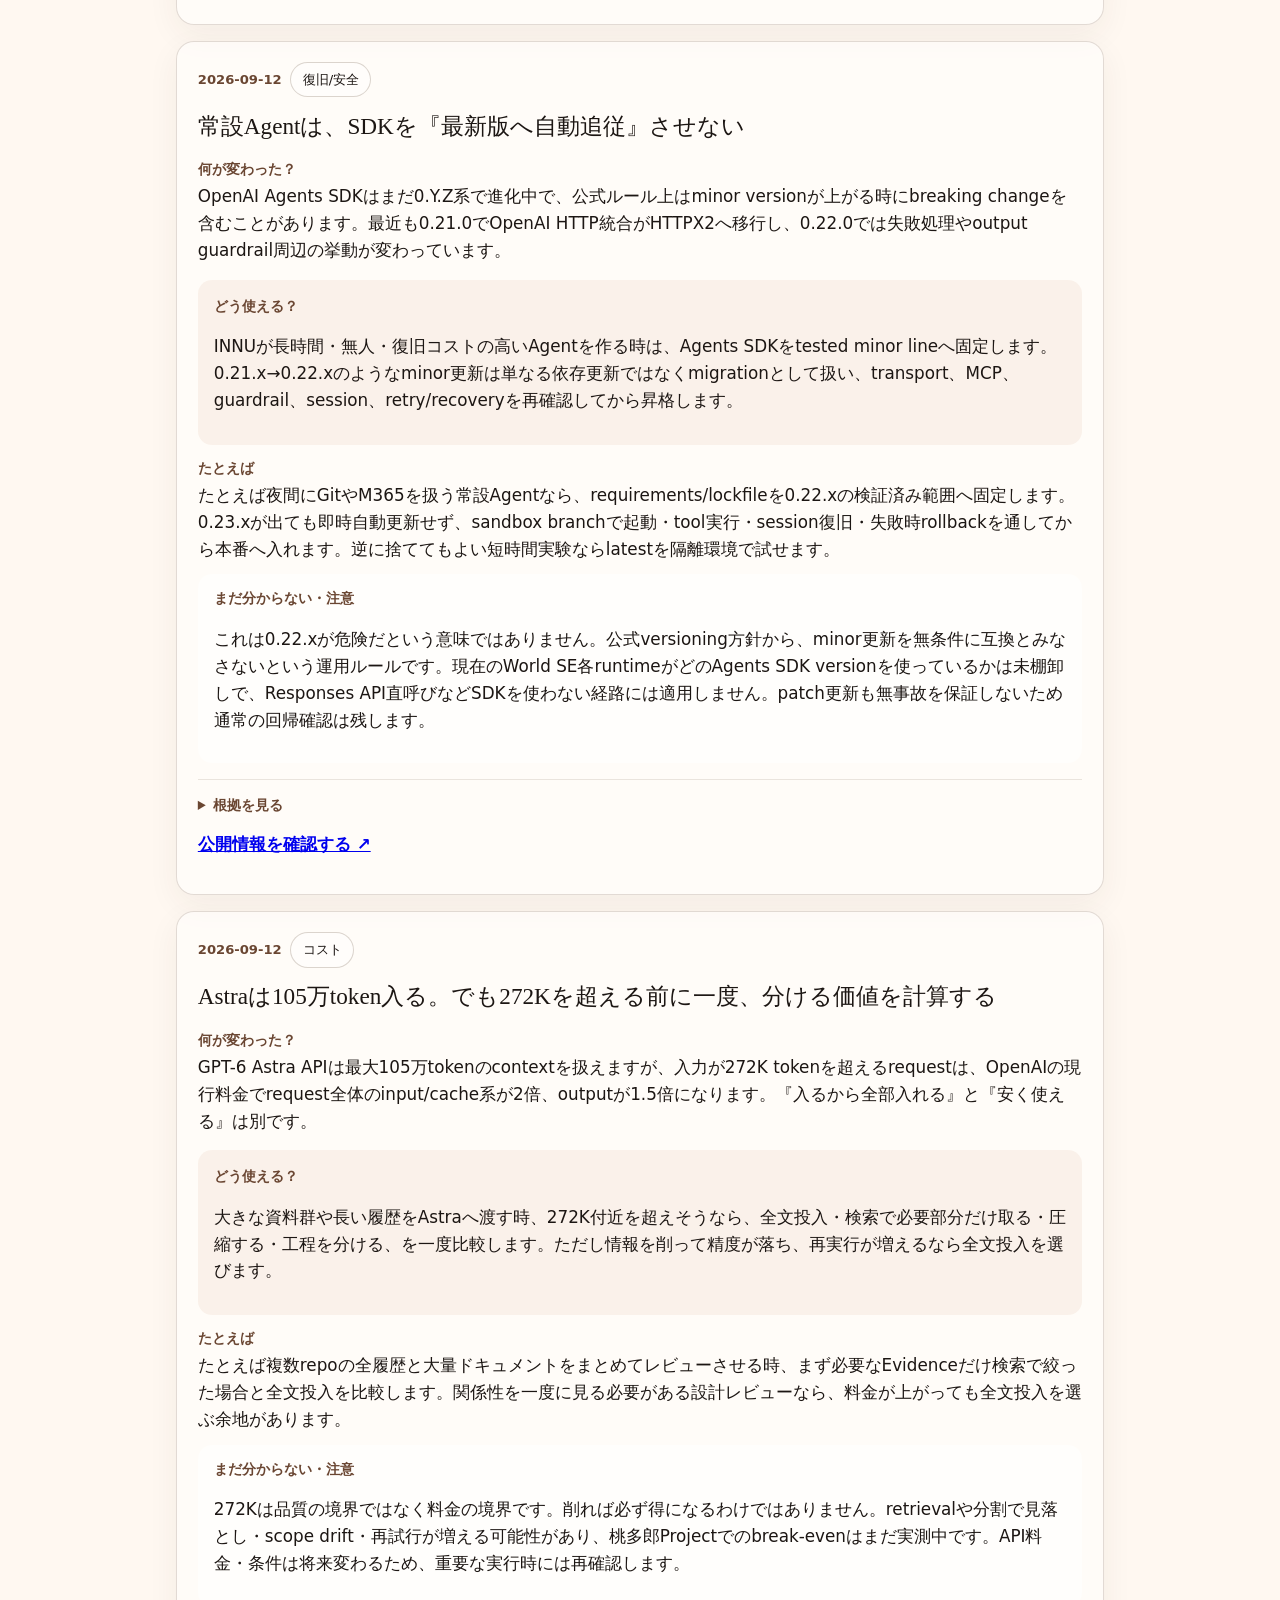
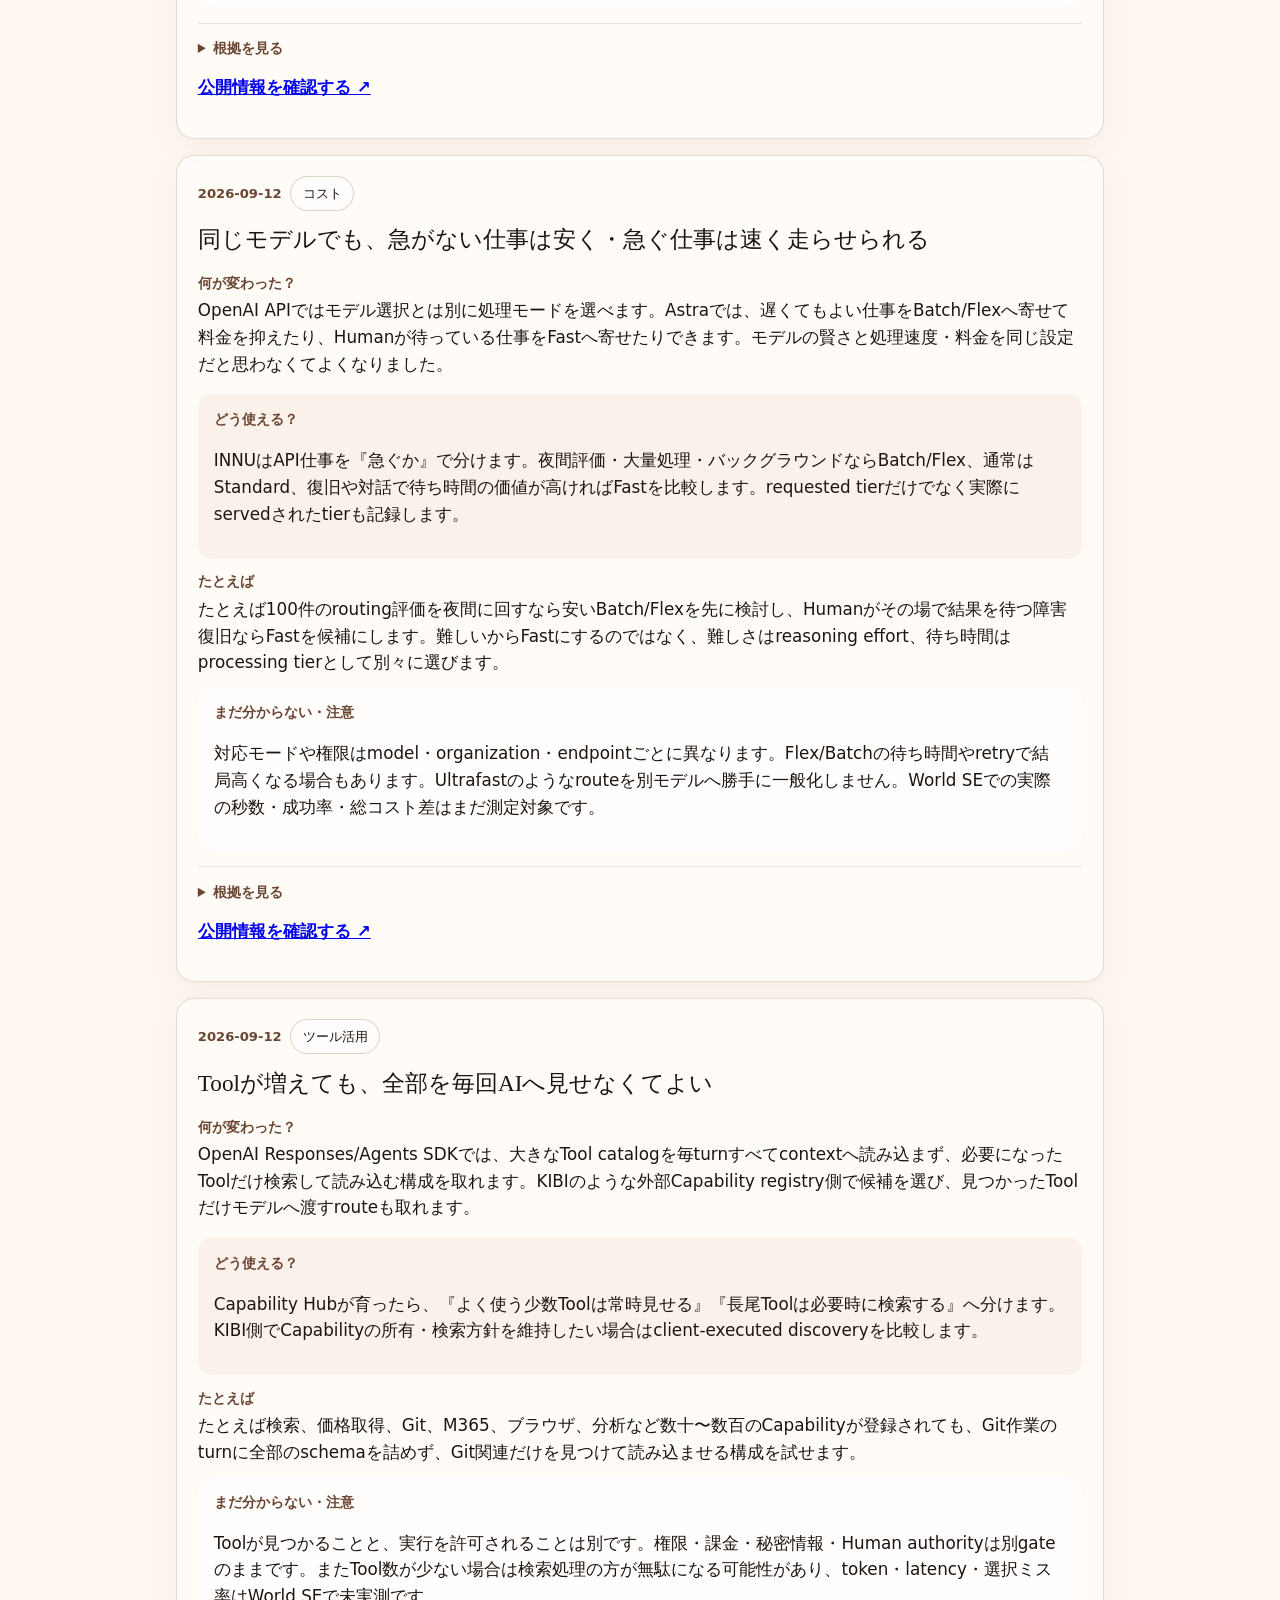
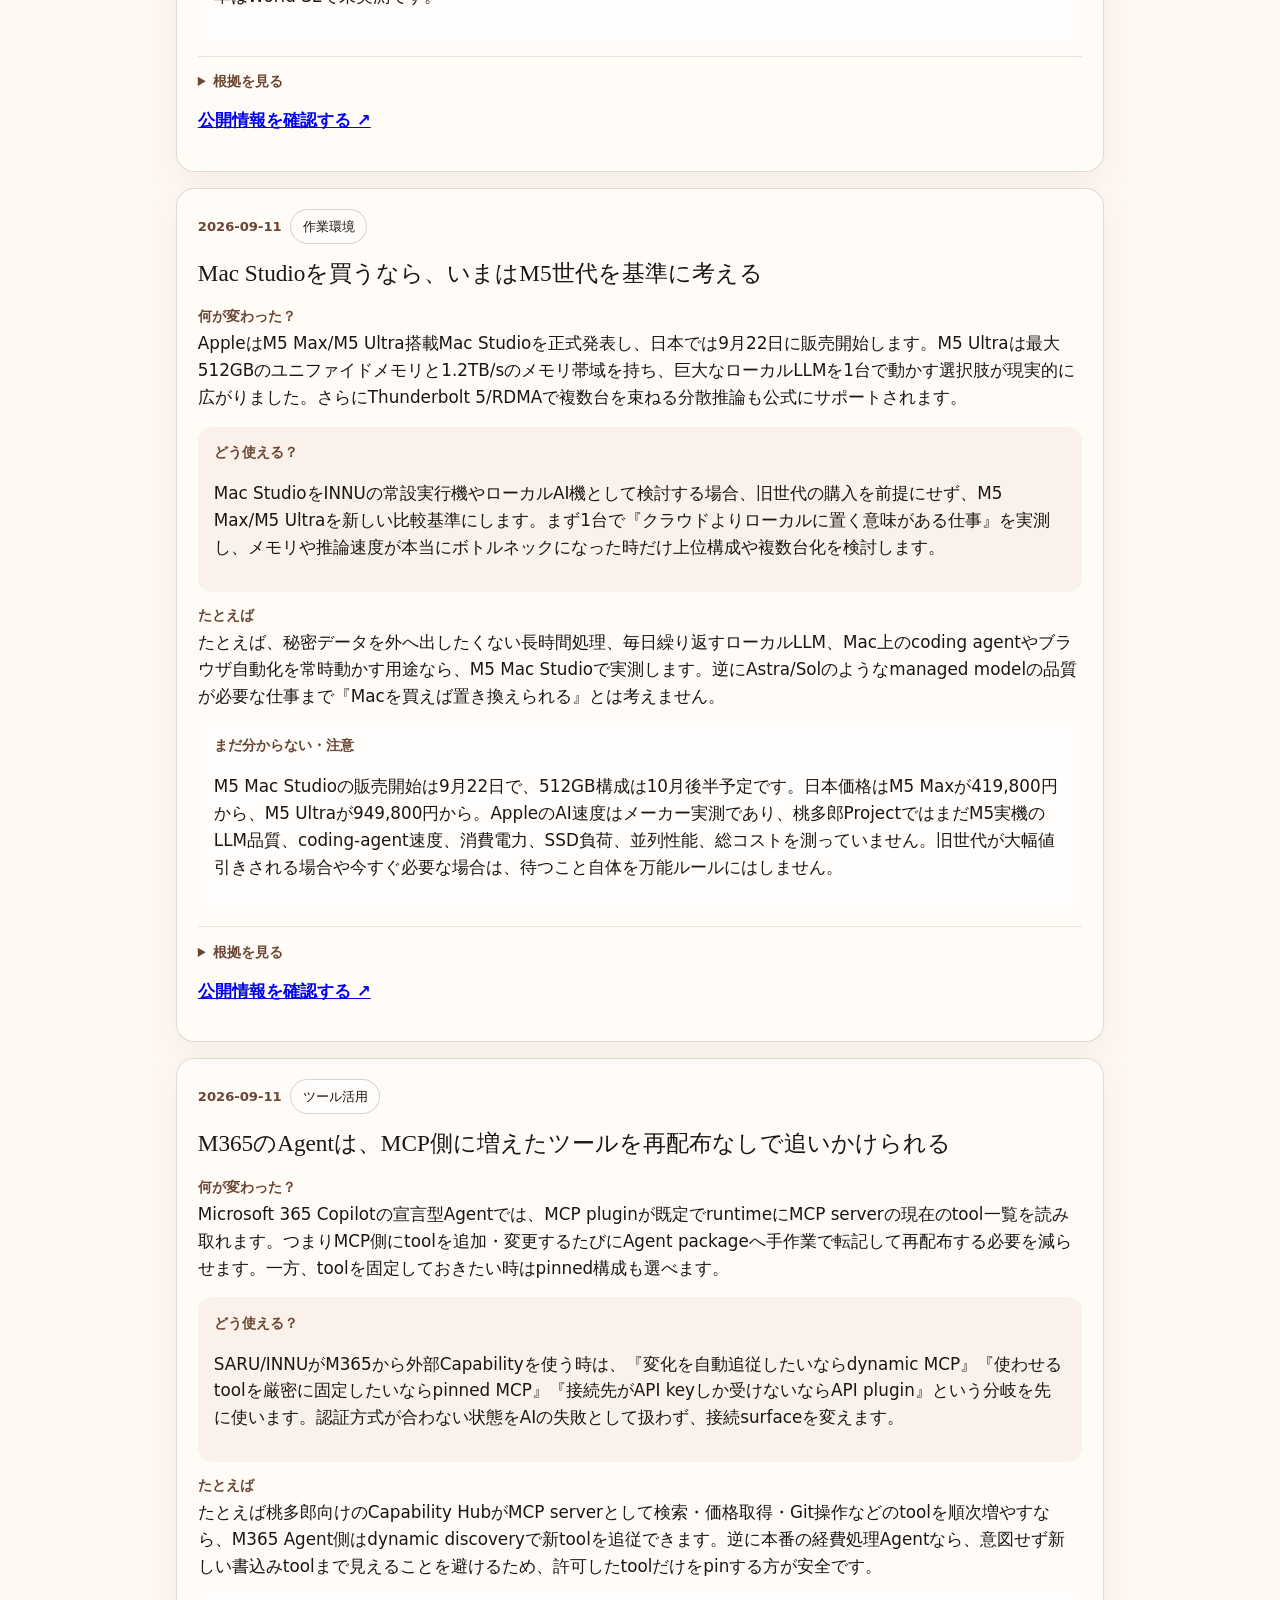
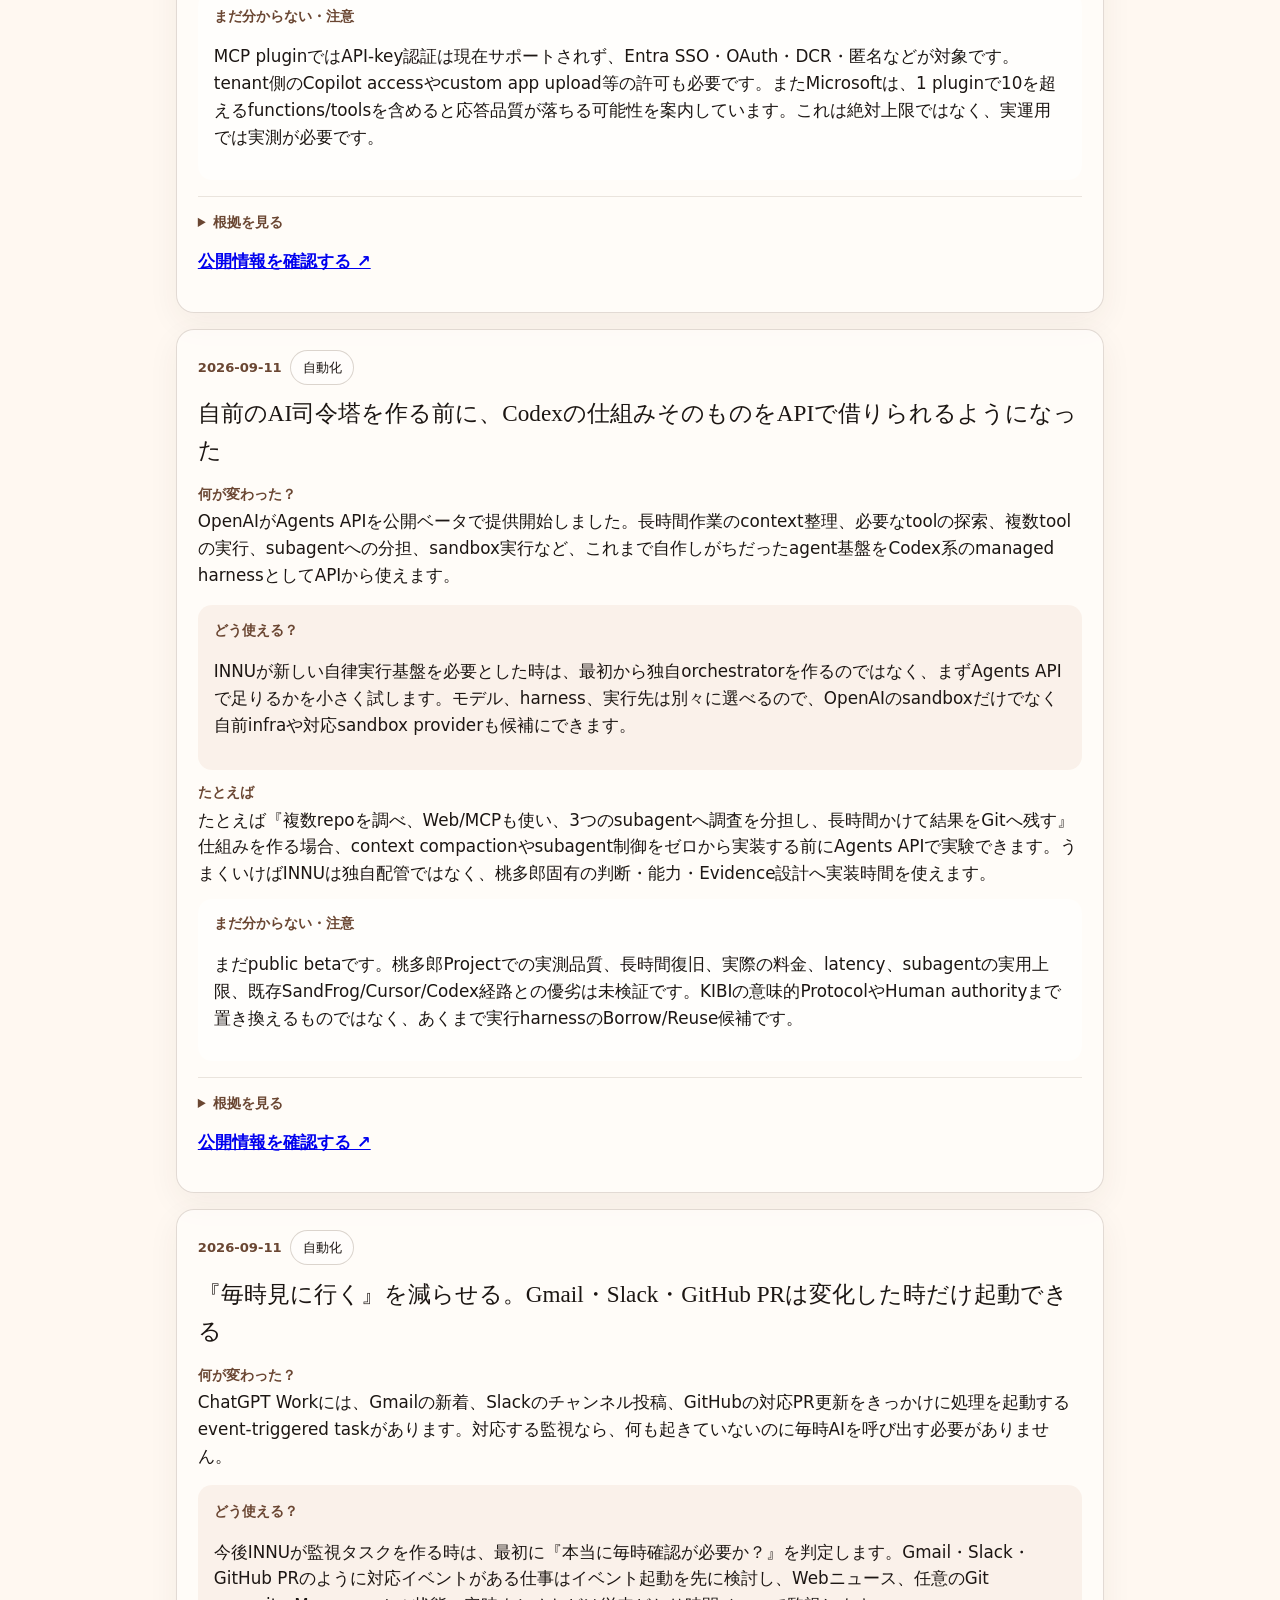
<file: site/oh-dango-news.html>
<!DOCTYPE html>
<html lang="ja">
<head>
  <meta charset="utf-8">
  <meta name="viewport" content="width=device-width, initial-scale=1">
  <title>Oh Dango News — Project 桃多郎</title>
  <meta name="description" content="Dangoの学びを、Humanが実際の判断と行動に使える言葉で伝えます。">
  <meta name="theme-color" content="#1c1613">
  <link rel="icon" href="assets/favicon.svg" type="image/svg+xml">
  <link rel="stylesheet" href="styles.css">
  <style>
    .dango-page { max-width: 1040px; margin: 0 auto; padding: 7rem 1.25rem 5rem; }
    .dango-hero { padding: 2.8rem 0 2rem; }
    .dango-hero h1 { margin-bottom: .6rem; }
    .dango-hero .lead { max-width: 760px; }
    .dango-status { display: flex; gap: .7rem; flex-wrap: wrap; align-items: center; margin: 1.4rem 0 0; }
    .dango-pill { display: inline-flex; align-items: center; border: 1px solid rgba(113, 87, 67, .25); border-radius: 999px; padding: .38rem .7rem; font-size: .82rem; background: rgba(255,255,255,.48); }
    .dango-rule { margin: 1.5rem 0 2.2rem; padding: 1rem 1.1rem; border-left: 3px solid #c9956d; background: rgba(255,255,255,.38); }
    .news-list { display: grid; gap: 1rem; }
    .news-item { border: 1px solid rgba(113, 87, 67, .2); border-radius: 18px; padding: 1.25rem 1.3rem; background: rgba(255,255,255,.52); box-shadow: 0 10px 32px rgba(68, 45, 32, .06); }
    .news-meta { display: flex; gap: .55rem; flex-wrap: wrap; align-items: center; margin-bottom: .65rem; font-size: .82rem; }
    .news-meta strong { color: #6a4632; }
    .news-item h2 { font-size: clamp(1.12rem, 2.5vw, 1.45rem); margin: 0 0 .85rem; }
    .human-block { margin: .72rem 0; }
    .human-label { display: block; margin-bottom: .2rem; color: #6a4632; font-weight: 750; font-size: .86rem; }
    .human-block p { margin: 0; }
    .practical { margin-top: 1rem; padding: .9rem 1rem; border-radius: 14px; background: rgba(201,149,109,.10); }
    .caution { margin-top: .75rem; padding: .8rem 1rem; border-radius: 14px; background: rgba(255,255,255,.45); }
    .technical { margin-top: 1rem; padding-top: .85rem; border-top: 1px solid rgba(113, 87, 67, .15); font-size: .88rem; color: #665b54; }
    .technical summary { cursor: pointer; font-weight: 700; color: #6a4632; }
    .technical p { margin: .5rem 0 0; }
    .news-source { margin-top: .9rem; }
    .news-source a { font-weight: 650; }
    .dango-empty { padding: 2rem 0; color: #6d625b; }
    .dango-back { display: inline-block; margin-top: 2.4rem; }
    @media (max-width: 700px) { .dango-page { padding-top: 5.8rem; } }
  </style>
</head>
<body>
  <a class="skip" href="#main">Skip to content</a>
  <header class="mast">
    <a class="brand" href="index.html">
      <img src="assets/momo-git-icon.png" width="56" height="56" alt="A peach with an eye — MOMO watches">
      <span>Project 桃多郎</span>
    </a>
    <nav aria-label="Sections">
      <a href="index.html">Home</a>
      <a href="recomposition.html">Recomposition</a>
      <a href="oh-dango-news.html" aria-current="page">Oh Dango News</a>
    </nav>
  </header>

  <main id="main" class="dango-page">
    <section class="dango-hero">
      <p class="kicker">MOMO public projection</p>
      <h1>Oh Dango News</h1>
      <p class="ja">AIが集めた学びを、「で、何ができるようになった？」に翻訳します。</p>
      <p class="lead">Dangoの裏側ではEvidenceやRoutingを細かく記録します。ここでは、その結果として現実の選び方・使い方・運用がどう変わるのかだけを、人間がすぐ試せる言葉で伝えます。</p>
      <div class="dango-status">
        <span class="dango-pill" id="updated">Loading latest snapshot…</span>
        <span class="dango-pill">裏側はAI向け · 表側はHuman向け</span>
      </div>
    </section>

    <p class="dango-rule">新情報を並べるページではありません。実際の作業で「次からこう選べる」「これを使えばこう変わる」と言える更新だけを載せます。技術的な根拠は各記事の「根拠を見る」に残します。</p>

    <section aria-labelledby="latest-title">
      <h2 id="latest-title">Latest</h2>
      <div class="news-list" id="news" aria-live="polite">
        <p class="dango-empty">Dango snapshotを読み込んでいます。</p>
      </div>
    </section>

    <a class="dango-back" href="index.html">← Project 桃多郎へ戻る</a>
  </main>

  <footer>
    <p>Dango remembers the evidence. MOMO explains what it changes in the real world.</p>
    <p class="muted">Private Dango content, credentials, and non-public operational state are never fetched by this public page. Only an explicitly published snapshot is shown.</p>
  </footer>

  <script>
    (() => {
      const news = document.querySelector('#news');
      const updated = document.querySelector('#updated');

      const addHumanBlock = (parent, label, value, className = 'human-block') => {
        if (!value) return;
        const block = document.createElement('div');
        block.className = className;
        const heading = document.createElement('span');
        heading.className = 'human-label';
        heading.textContent = label;
        const p = document.createElement('p');
        p.textContent = value;
        block.append(heading, p);
        parent.append(block);
      };

      const addTechnical = (parent, label, value) => {
        if (!value) return;
        const p = document.createElement('p');
        const strong = document.createElement('strong');
        strong.textContent = `${label}: `;
        p.append(strong, document.createTextNode(value));
        parent.append(p);
      };

      fetch('data/oh-dango-news.json', { cache: 'no-store' })
        .then((res) => {
          if (!res.ok) throw new Error('snapshot unavailable');
          return res.json();
        })
        .then((data) => {
          if (data.updated_at) {
            const when = new Date(data.updated_at);
            updated.textContent = `更新 ${when.toLocaleString('ja-JP', { timeZone: 'Asia/Tokyo' })} JST`;
          }
          const items = Array.isArray(data.items) ? data.items : [];
          if (!items.length) {
            news.innerHTML = '<p class="dango-empty">今のところ、Humanのやり方を変えるほどの更新はありません。</p>';
            return;
          }
          news.replaceChildren(...items.map((item) => {
            const article = document.createElement('article');
            article.className = 'news-item';

            const meta = document.createElement('div');
            meta.className = 'news-meta';
            const date = document.createElement('strong');
            date.textContent = item.date || '';
            const kind = document.createElement('span');
            kind.className = 'dango-pill';
            kind.textContent = item.human_kind || item.kind || 'Update';
            meta.append(date, kind);

            const title = document.createElement('h2');
            title.textContent = item.human_title || item.title || 'Dango update';

            article.append(meta, title);
            addHumanBlock(article, '何が変わった？', item.human_change || item.summary);
            addHumanBlock(article, 'どう使える？', item.human_action || item.implication, 'practical');
            addHumanBlock(article, 'たとえば', item.human_example);
            addHumanBlock(article, 'まだ分からない・注意', item.human_limit, 'caution');

            const technical = document.createElement('details');
            technical.className = 'technical';
            const technicalSummary = document.createElement('summary');
            technicalSummary.textContent = '根拠を見る';
            technical.append(technicalSummary);
            addTechnical(technical, 'Evidence', item.strength);
            addTechnical(technical, 'Signal', item.signal);
            addTechnical(technical, 'Model / routing note', item.astra_vs_sol);
            if (technical.children.length > 1) article.append(technical);

            if (item.source_url) {
              const source = document.createElement('p');
              source.className = 'news-source';
              const a = document.createElement('a');
              a.href = item.source_url;
              a.target = '_blank';
              a.rel = 'noreferrer';
              a.textContent = '公開情報を確認する ↗';
              source.append(a);
              article.append(source);
            }
            return article;
          }));
        })
        .catch(() => {
          updated.textContent = '更新情報を取得できません';
          news.innerHTML = '<p class="dango-empty">公開snapshotを取得できませんでした。次回更新時に再確認してください。</p>';
        });
    })();
  </script>
</body>
</html>
</file>
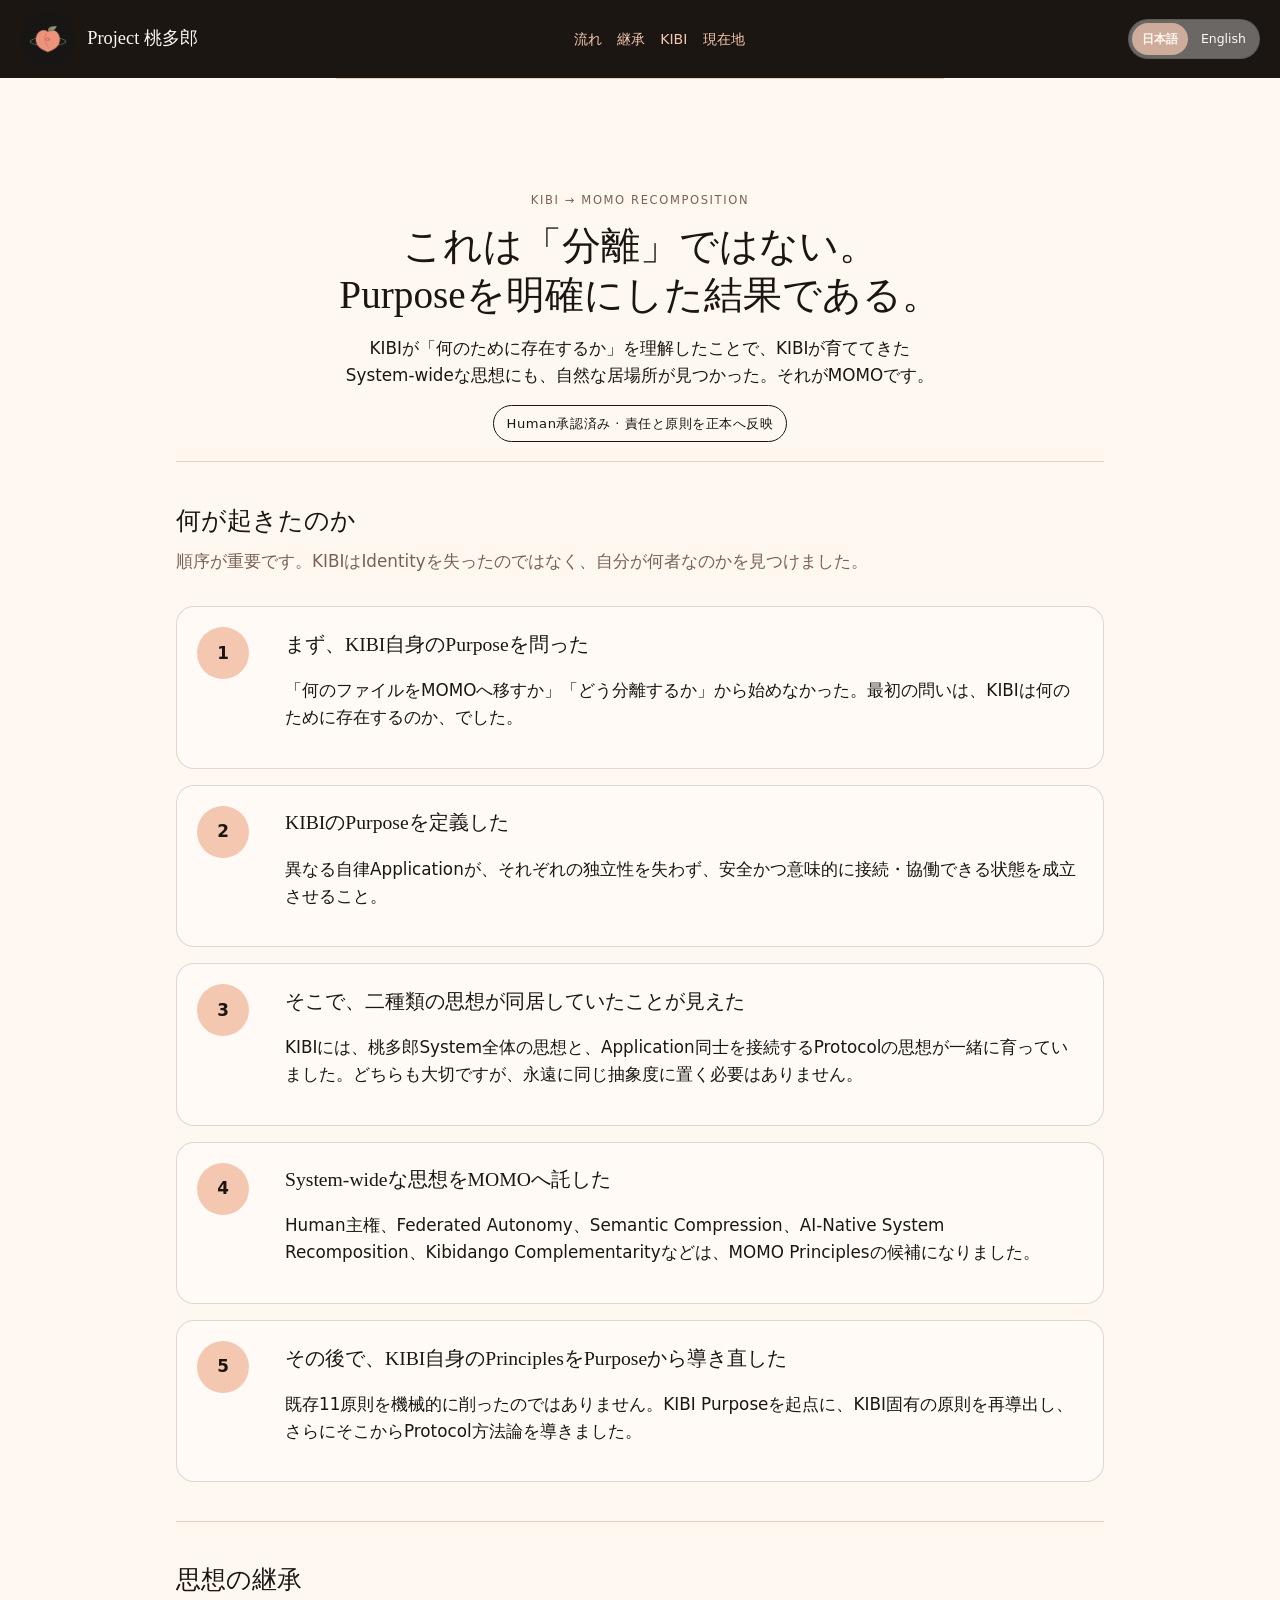
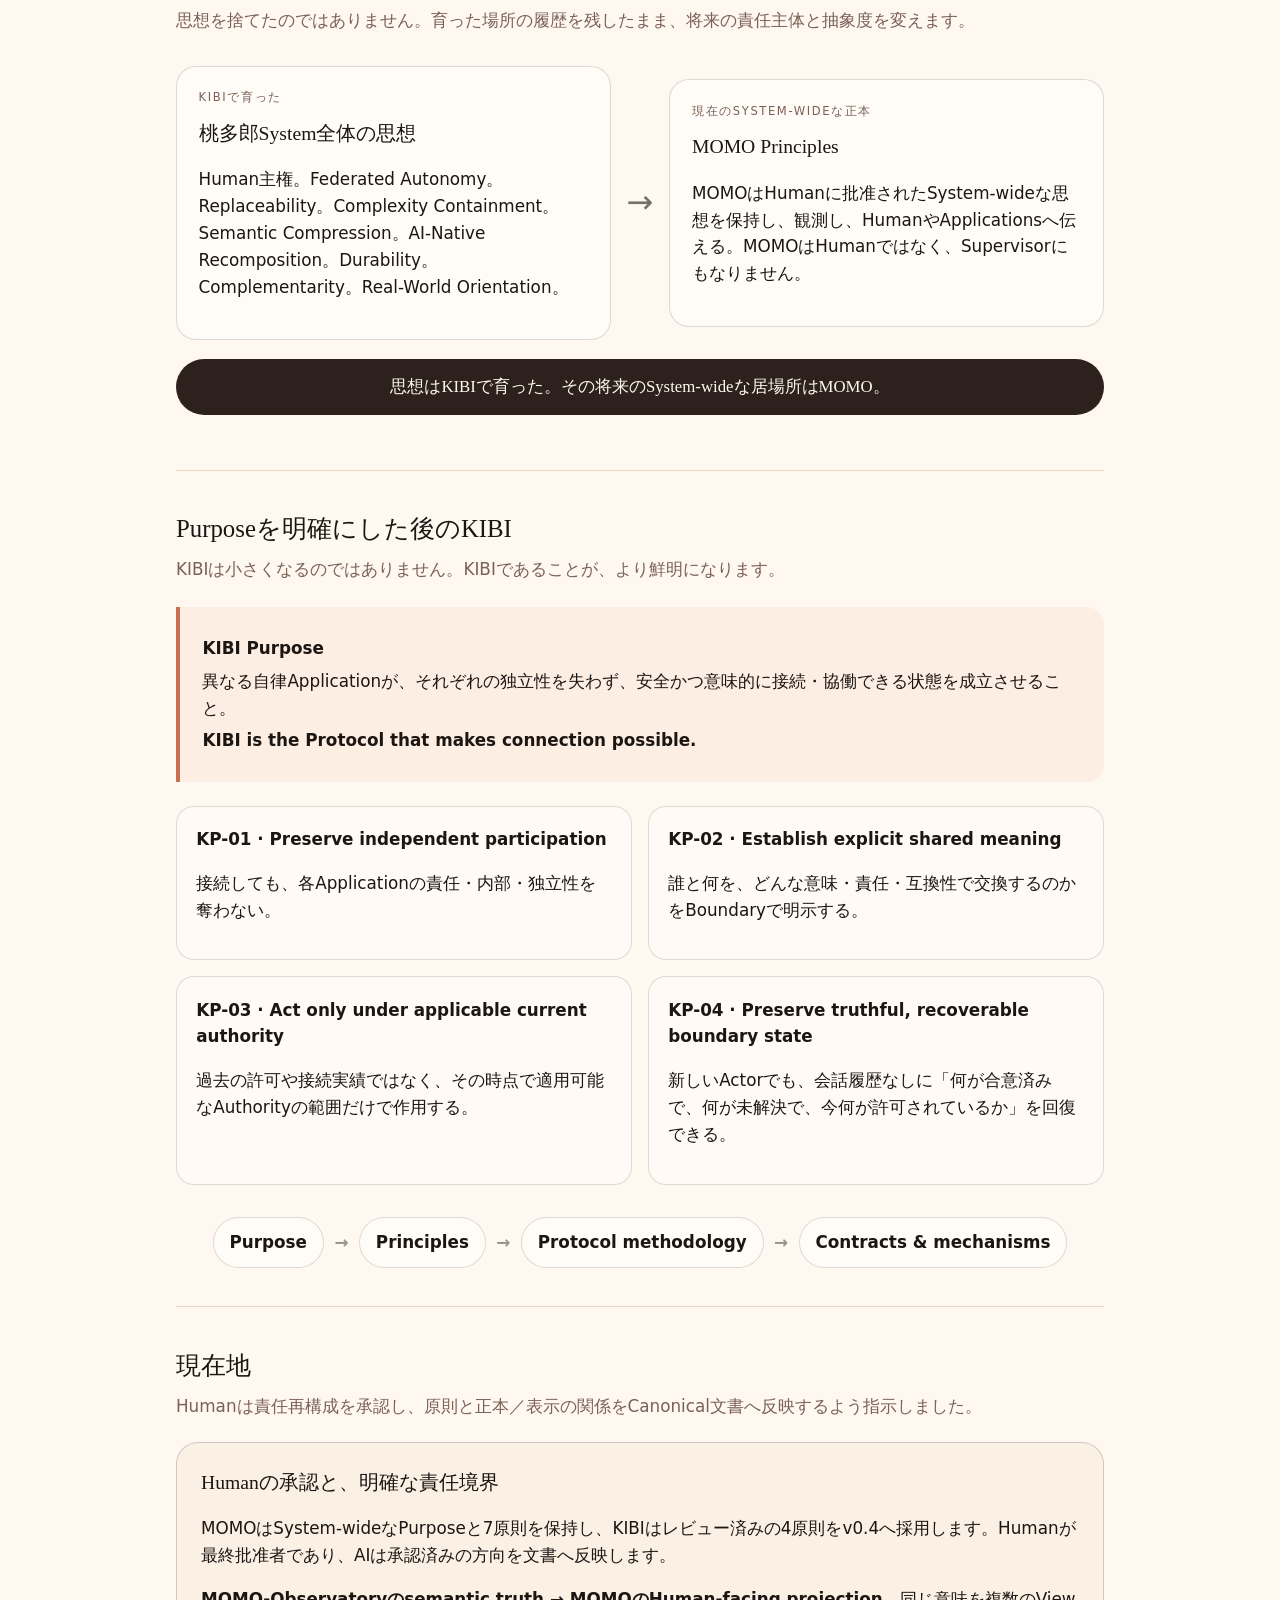
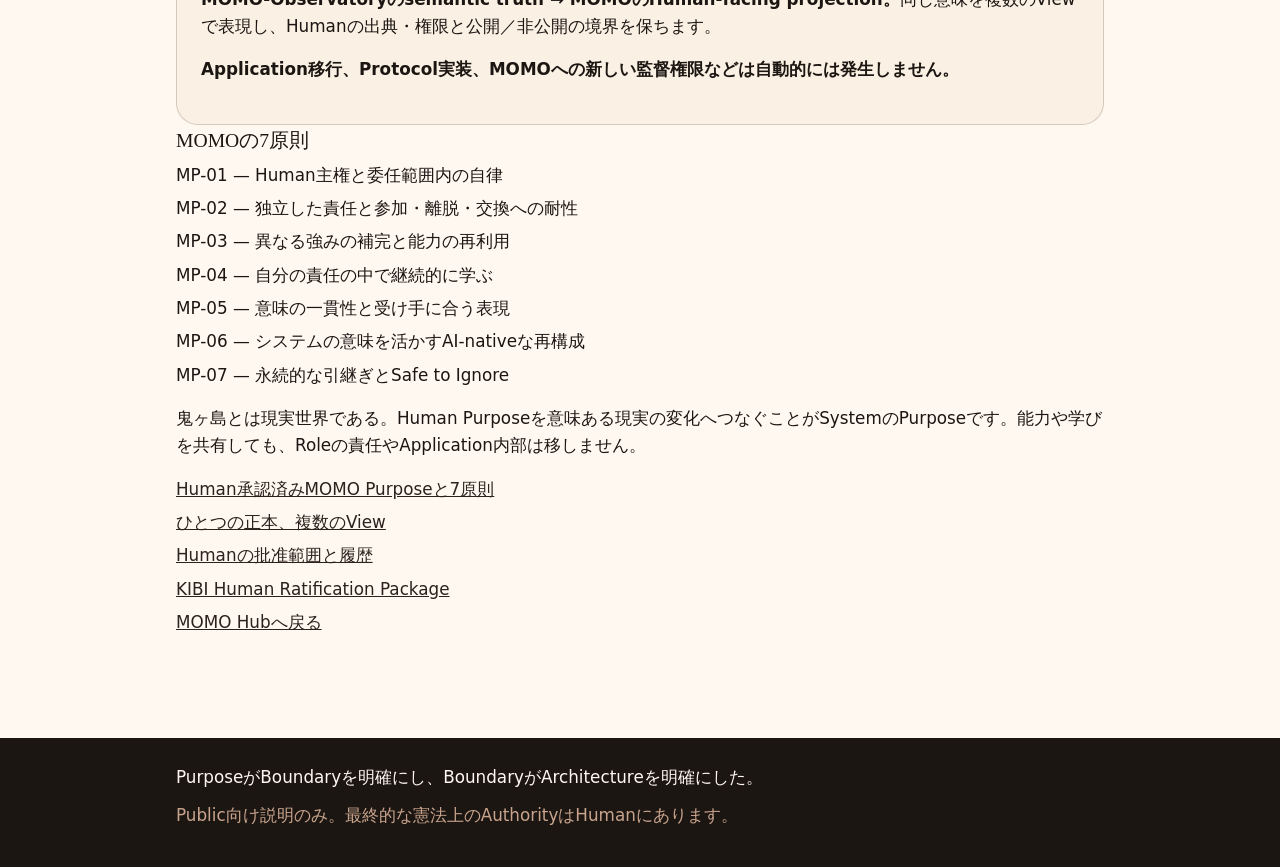
<file: site/recomposition.html>
<!DOCTYPE html>
<html lang="ja">
<head>
  <meta charset="utf-8">
  <meta name="viewport" content="width=device-width, initial-scale=1">
  <title>KIBI → MOMO 再構成 | Project 桃多郎</title>
  <meta name="description" content="KIBIがPurposeを再定義し、System-wideな思想をMOMOへ託し、自身のProtocol原則を再導出した流れを説明します。">
  <meta name="theme-color" content="#1c1613">
  <link rel="icon" href="assets/favicon.svg" type="image/svg+xml">
  <link rel="stylesheet" href="styles.css">
  <style>
    .recomp-hero { padding-top: 7rem; }
    .recomp-hero h1 { max-width: 980px; }
    .status-pill { display:inline-block; margin-top:1rem; padding:.45rem .8rem; border:1px solid currentColor; border-radius:999px; font-size:.82rem; letter-spacing:.04em; }
    .story-flow { display:grid; gap:1rem; margin-top:2rem; }
    .story-step { display:grid; grid-template-columns:72px 1fr; gap:1rem; align-items:start; padding:1.25rem; border:1px solid rgba(28,22,19,.15); border-radius:18px; background:rgba(255,255,255,.35); }
    .story-step .num { width:52px; height:52px; display:grid; place-items:center; border-radius:50%; background:#f4c7b0; font-weight:700; }
    .story-step h3 { margin:.1rem 0 .35rem; }
    .handoff { display:grid; grid-template-columns:1fr auto 1fr; gap:1rem; align-items:center; margin-top:2rem; }
    .handoff-card { padding:1.35rem; border-radius:20px; border:1px solid rgba(28,22,19,.15); background:rgba(255,255,255,.38); }
    .handoff-arrow { font-size:2rem; opacity:.6; }
    .principle-grid { display:grid; grid-template-columns:repeat(2,minmax(0,1fr)); gap:1rem; margin-top:1.5rem; }
    .principle-card { padding:1.2rem; border-radius:18px; background:rgba(255,255,255,.36); border:1px solid rgba(28,22,19,.14); }
    .principle-card strong { display:block; margin-bottom:.35rem; }
    .purpose-box { margin-top:1.5rem; padding:1.4rem; border-left:4px solid #c86f52; background:rgba(244,199,176,.22); border-radius:0 18px 18px 0; }
    .purpose-box p { margin:.35rem 0; }
    .sequence { display:flex; flex-wrap:wrap; align-items:center; justify-content:center; gap:.65rem; margin:2rem 0 0; font-weight:700; }
    .sequence span { padding:.7rem 1rem; border-radius:999px; background:rgba(255,255,255,.42); border:1px solid rgba(28,22,19,.15); }
    .sequence b { opacity:.45; }
    .decision { border:1px solid rgba(28,22,19,.18); border-radius:22px; padding:1.5rem; background:rgba(239,224,200,.34); }
    .decision h3 { margin-top:0; }
    .lang-switch { display:flex; gap:.2rem; align-items:center; margin-left:.45rem; padding:.2rem; border:1px solid rgba(28,22,19,.16); border-radius:999px; background:rgba(255,255,255,.35); }
    .lang-switch button { appearance:none; border:0; background:transparent; color:inherit; font:inherit; font-size:.78rem; padding:.38rem .62rem; border-radius:999px; cursor:pointer; }
    .lang-switch button[aria-pressed="true"] { background:rgba(244,199,176,.72); font-weight:700; }
    html[lang="ja"] .lang-en { display:none !important; }
    html[lang="en"] .lang-ja { display:none !important; }
    @media (max-width:900px) {
      .mast { flex-wrap:wrap; }
      .lang-switch { order:3; margin-left:auto; }
    }
    @media (max-width:720px) {
      .story-step { grid-template-columns:1fr; }
      .story-step .num { width:44px; height:44px; }
      .handoff { grid-template-columns:1fr; }
      .handoff-arrow { transform:rotate(90deg); text-align:center; }
      .principle-grid { grid-template-columns:1fr; }
    }
  </style>
</head>
<body>
  <a class="skip" href="#main"><span class="lang-ja">本文へ移動</span><span class="lang-en">Skip to content</span></a>

  <header class="mast">
    <a class="brand" href="index.html">
      <img src="assets/momo-git-icon.png" width="56" height="56" alt="Project 桃多郎">
      <span>Project 桃多郎</span>
    </a>
    <nav aria-label="Recomposition page">
      <a href="#why"><span class="lang-ja">流れ</span><span class="lang-en">Why</span></a>
      <a href="#handoff"><span class="lang-ja">継承</span><span class="lang-en">Handoff</span></a>
      <a href="#kibi">KIBI</a>
      <a href="#now"><span class="lang-ja">現在地</span><span class="lang-en">Now</span></a>
    </nav>
    <div class="lang-switch" role="group" aria-label="Language / 言語">
      <button type="button" data-lang="ja" aria-pressed="true">日本語</button>
      <button type="button" data-lang="en" aria-pressed="false">English</button>
    </div>
  </header>

  <main id="main">
    <section class="hero recomp-hero" id="top">
      <p class="kicker">KIBI → MOMO recomposition</p>
      <h1 class="lang-ja">これは「分離」ではない。<br>Purposeを明確にした結果である。</h1>
      <h1 class="lang-en">This was not a split.<br>It was a clarification of purpose.</h1>
      <p class="lead lang-ja">KIBIが「何のために存在するか」を理解したことで、KIBIが育ててきたSystem-wideな思想にも、自然な居場所が見つかった。それがMOMOです。</p>
      <p class="lead lang-en">Once KIBI understood its own purpose, the System-wide philosophy it had been carrying finally had a natural home: MOMO.</p>
      <span class="status-pill lang-ja">Human承認済み · 責任と原則を正本へ反映</span>
      <span class="status-pill lang-en">Human approved · Responsibility and Principles recorded</span>
    </section>

    <section id="why" aria-labelledby="why-title">
      <h2 id="why-title" class="lang-ja">何が起きたのか</h2>
      <h2 class="lang-en">What actually happened</h2>
      <p class="section-lead lang-ja">順序が重要です。KIBIはIdentityを失ったのではなく、自分が何者なのかを見つけました。</p>
      <p class="section-lead lang-en">The order matters. KIBI did not lose its identity. It found it.</p>

      <div class="story-flow">
        <article class="story-step">
          <div class="num">1</div>
          <div>
            <h3 class="lang-ja">まず、KIBI自身のPurposeを問った</h3>
            <h3 class="lang-en">KIBI asked what it exists to do</h3>
            <p class="lang-ja">「何のファイルをMOMOへ移すか」「どう分離するか」から始めなかった。最初の問いは、KIBIは何のために存在するのか、でした。</p>
            <p class="lang-en">Not “what files should move?” Not “how do we separate MOMO?” The first question was the Purpose of KIBI itself.</p>
          </div>
        </article>
        <article class="story-step">
          <div class="num">2</div>
          <div>
            <h3 class="lang-ja">KIBIのPurposeを定義した</h3>
            <h3 class="lang-en">KIBI defined its Purpose</h3>
            <p class="lang-ja">異なる自律Applicationが、それぞれの独立性を失わず、安全かつ意味的に接続・協働できる状態を成立させること。</p>
            <p class="lang-en">Enable different autonomous Applications to connect and cooperate safely and meaningfully without losing their independence.</p>
          </div>
        </article>
        <article class="story-step">
          <div class="num">3</div>
          <div>
            <h3 class="lang-ja">そこで、二種類の思想が同居していたことが見えた</h3>
            <h3 class="lang-en">A mismatch became visible</h3>
            <p class="lang-ja">KIBIには、桃多郎System全体の思想と、Application同士を接続するProtocolの思想が一緒に育っていました。どちらも大切ですが、永遠に同じ抽象度に置く必要はありません。</p>
            <p class="lang-en">KIBI had been carrying two kinds of things: System-wide philosophy and connection-protocol rules. Both had grown there, but they did not belong at the same level forever.</p>
          </div>
        </article>
        <article class="story-step">
          <div class="num">4</div>
          <div>
            <h3 class="lang-ja">System-wideな思想をMOMOへ託した</h3>
            <h3 class="lang-en">The philosophy was handed to MOMO</h3>
            <p class="lang-ja">Human主権、Federated Autonomy、Semantic Compression、AI-Native System Recomposition、Kibidango Complementarityなどは、MOMO Principlesの候補になりました。</p>
            <p class="lang-en">Human sovereignty, federated autonomy, semantic compression, AI-native recomposition, complementarity and other System-wide ideas became MOMO Principle candidates.</p>
          </div>
        </article>
        <article class="story-step">
          <div class="num">5</div>
          <div>
            <h3 class="lang-ja">その後で、KIBI自身のPrinciplesをPurposeから導き直した</h3>
            <h3 class="lang-en">KIBI re-derived its own Principles</h3>
            <p class="lang-ja">既存11原則を機械的に削ったのではありません。KIBI Purposeを起点に、KIBI固有の原則を再導出し、さらにそこからProtocol方法論を導きました。</p>
            <p class="lang-en">With its Purpose clear, KIBI rebuilt its Principles from first principles — then derived Protocol methodology from them.</p>
          </div>
        </article>
      </div>
    </section>

    <section id="handoff" aria-labelledby="handoff-title">
      <h2 id="handoff-title" class="lang-ja">思想の継承</h2>
      <h2 class="lang-en">The handoff</h2>
      <p class="section-lead lang-ja">思想を捨てたのではありません。育った場所の履歴を残したまま、将来の責任主体と抽象度を変えます。</p>
      <p class="section-lead lang-en">The ideas are not being discarded. Their ownership and abstraction are changing.</p>

      <div class="handoff">
        <article class="handoff-card">
          <p class="kicker lang-ja">KIBIで育った</p>
          <p class="kicker lang-en">Grew inside KIBI</p>
          <h3 class="lang-ja">桃多郎System全体の思想</h3>
          <h3 class="lang-en">System-wide philosophy</h3>
          <p class="lang-ja">Human主権。Federated Autonomy。Replaceability。Complexity Containment。Semantic Compression。AI-Native Recomposition。Durability。Complementarity。Real-World Orientation。</p>
          <p class="lang-en">Human sovereignty. Federated autonomy. Replaceability. Complexity containment. Semantic compression. AI-native recomposition. Durable operation. Complementarity. Real-world orientation.</p>
        </article>
        <div class="handoff-arrow" aria-hidden="true">→</div>
        <article class="handoff-card">
          <p class="kicker lang-ja">現在のSystem-wideな正本</p>
          <p class="kicker lang-en">Current System-wide semantic home</p>
          <h3>MOMO Principles</h3>
          <p class="lang-ja">MOMOはHumanに批准されたSystem-wideな思想を保持し、観測し、HumanやApplicationsへ伝える。MOMOはHumanではなく、Supervisorにもなりません。</p>
          <p class="lang-en">MOMO preserves and explains Human-ratified System-wide philosophy. MOMO is not Human and does not become a Supervisor.</p>
        </article>
      </div>

      <p class="kibi-line lang-ja">思想はKIBIで育った。その将来のSystem-wideな居場所はMOMO。</p>
      <p class="kibi-line lang-en">The ideas grew in KIBI. Their future System-wide home is MOMO.</p>
    </section>

    <section id="kibi" aria-labelledby="kibi-title">
      <h2 id="kibi-title" class="lang-ja">Purposeを明確にした後のKIBI</h2>
      <h2 class="lang-en">KIBI after the clarification</h2>
      <p class="section-lead lang-ja">KIBIは小さくなるのではありません。KIBIであることが、より鮮明になります。</p>
      <p class="section-lead lang-en">KIBI does not become smaller. It becomes sharper.</p>

      <div class="purpose-box">
        <p><strong>KIBI Purpose</strong></p>
        <p class="lang-ja">異なる自律Applicationが、それぞれの独立性を失わず、安全かつ意味的に接続・協働できる状態を成立させること。</p>
        <p class="lang-en">Enable different autonomous Applications to connect and cooperate safely and meaningfully without losing their independence.</p>
        <p><strong>KIBI is the Protocol that makes connection possible.</strong></p>
      </div>

      <div class="principle-grid">
        <article class="principle-card">
          <strong>KP-01 · Preserve independent participation</strong>
          <p class="lang-ja">接続しても、各Applicationの責任・内部・独立性を奪わない。</p>
          <p class="lang-en">A connection must not take ownership of an Application's internals or independence.</p>
        </article>
        <article class="principle-card">
          <strong>KP-02 · Establish explicit shared meaning</strong>
          <p class="lang-ja">誰と何を、どんな意味・責任・互換性で交換するのかをBoundaryで明示する。</p>
          <p class="lang-en">Participants need an explicit agreement about meaning, obligations and compatibility.</p>
        </article>
        <article class="principle-card">
          <strong>KP-03 · Act only under applicable current authority</strong>
          <p class="lang-ja">過去の許可や接続実績ではなく、その時点で適用可能なAuthorityの範囲だけで作用する。</p>
          <p class="lang-en">Past permission, identity or successful connection is never enough by itself to authorize a current effect.</p>
        </article>
        <article class="principle-card">
          <strong>KP-04 · Preserve truthful, recoverable boundary state</strong>
          <p class="lang-ja">新しいActorでも、会話履歴なしに「何が合意済みで、何が未解決で、今何が許可されているか」を回復できる。</p>
          <p class="lang-en">A fresh Actor must be able to recover what is agreed, observed, unresolved and still permitted.</p>
        </article>
      </div>

      <div class="sequence" aria-label="KIBI derivation order">
        <span>Purpose</span><b>→</b><span>Principles</span><b>→</b><span>Protocol methodology</span><b>→</b><span>Contracts & mechanisms</span>
      </div>
    </section>

    <section id="now" aria-labelledby="now-title">
      <h2 id="now-title" class="lang-ja">現在地</h2>
      <h2 class="lang-en">Where things stand now</h2>
      <p class="section-lead lang-ja">Humanは責任再構成を承認し、原則と正本／表示の関係をCanonical文書へ反映するよう指示しました。</p>
      <p class="section-lead lang-en">Human approved the responsibility recomposition and directed the Principle and semantic source/view updates into Canonical documents.</p>

      <div class="decision">
        <h3 class="lang-ja">Humanの承認と、明確な責任境界</h3>
        <h3 class="lang-en">Human approval and explicit responsibility boundaries</h3>
        <p class="lang-ja">MOMOはSystem-wideなPurposeと7原則を保持し、KIBIはレビュー済みの4原則をv0.4へ採用します。Humanが最終批准者であり、AIは承認済みの方向を文書へ反映します。</p>
        <p class="lang-en">MOMO holds System-wide Purpose and seven Principles. KIBI adopts its four reviewed Principles in v0.4. Human is the final ratifying authority; AI records and applies the approved direction.</p>
        <p class="lang-ja"><strong>MOMO-Observatoryのsemantic truth → MOMOのHuman-facing projection。</strong>同じ意味を複数のViewで表現し、Humanの出典・権限と公開／非公開の境界を保ちます。</p>
        <p class="lang-en"><strong>MOMO-Observatory semantic truth → MOMO Human-facing projection.</strong>Multiple views preserve one meaning, Human provenance, authority, and public/private boundaries.</p>
        <p class="lang-ja"><strong>Application移行、Protocol実装、MOMOへの新しい監督権限などは自動的には発生しません。</strong></p>
        <p class="lang-en"><strong>No Application migration, Protocol implementation, or new supervisory authority follows automatically.</strong></p>
      </div>

      <h3 class="lang-ja">MOMOの7原則</h3>
      <h3 class="lang-en">Seven MOMO Principles</h3>
      <ul class="deeper">
        <li><span class="lang-ja">MP-01 — Human主権と委任範囲内の自律</span><span class="lang-en">MP-01 — Human sovereignty and bounded autonomy</span></li>
        <li><span class="lang-ja">MP-02 — 独立した責任と参加・離脱・交換への耐性</span><span class="lang-en">MP-02 — Independent responsibility and graceful evolution</span></li>
        <li><span class="lang-ja">MP-03 — 異なる強みの補完と能力の再利用</span><span class="lang-en">MP-03 — Complementarity and reusable capability</span></li>
        <li><span class="lang-ja">MP-04 — 自分の責任の中で継続的に学ぶ</span><span class="lang-en">MP-04 — Continuous learning within responsibility</span></li>
        <li><span class="lang-ja">MP-05 — 意味の一貫性と受け手に合う表現</span><span class="lang-en">MP-05 — Semantic integrity and receiver-level meaning</span></li>
        <li><span class="lang-ja">MP-06 — システムの意味を活かすAI-nativeな再構成</span><span class="lang-en">MP-06 — AI-native system recomposition</span></li>
        <li><span class="lang-ja">MP-07 — 永続的な引継ぎとSafe to Ignore</span><span class="lang-en">MP-07 — Durable and Safe-to-Ignore operation</span></li>
      </ul>
      <p class="lang-ja">鬼ヶ島とは現実世界である。Human Purposeを意味ある現実の変化へつなぐことがSystemのPurposeです。能力や学びを共有しても、Roleの責任やApplication内部は移しません。</p>
      <p class="lang-en">The real world is Onigashima. The System exists to turn Human Purpose into meaningful real-world change. Sharing capability and learning does not transfer Role responsibility or Application internals.</p>

      <ul class="deeper">
        <li><a href="https://github.com/asklessquill/MOMO/blob/main/PRINCIPLES.md"><span class="lang-ja">Human承認済みMOMO Purposeと7原則</span><span class="lang-en">Human-approved MOMO Purpose and seven Principles</span></a></li>
        <li><a href="https://github.com/asklessquill/MOMO/blob/main/SOURCE_AND_VIEWS.md"><span class="lang-ja">ひとつの正本、複数のView</span><span class="lang-en">One semantic truth, multiple views</span></a></li>
        <li><a href="https://github.com/asklessquill/MOMO/blob/main/HUMAN_RATIFICATION_2026-09-05.md"><span class="lang-ja">Humanの批准範囲と履歴</span><span class="lang-en">Human ratification scope and provenance</span></a></li>
        <li><a href="https://github.com/asklessquill/KIBI/blob/main/proposals/kibi-human-ratification-package.md"><span class="lang-ja">KIBI Human Ratification Package</span><span class="lang-en">KIBI Human Ratification Package</span></a></li>
        <li><a href="index.html"><span class="lang-ja">MOMO Hubへ戻る</span><span class="lang-en">Back to MOMO Hub</span></a></li>
      </ul>
    </section>
  </main>

  <footer>
    <p class="lang-ja">PurposeがBoundaryを明確にし、BoundaryがArchitectureを明確にした。</p>
    <p class="lang-en">Purpose clarified the boundary. The boundary clarified the architecture.</p>
    <p class="muted lang-ja">Public向け説明のみ。最終的な憲法上のAuthorityはHumanにあります。</p>
    <p class="muted lang-en">Public explanation only. Human remains final constitutional authority.</p>
  </footer>

  <script>
    (() => {
      const root = document.documentElement;
      const buttons = [...document.querySelectorAll('[data-lang]')];
      const params = new URLSearchParams(window.location.search);
      const requested = params.get('lang');
      const saved = localStorage.getItem('momo-language');
      const initial = requested === 'en' || requested === 'ja' ? requested : (saved === 'en' ? 'en' : 'ja');

      const apply = (lang, persist = true) => {
        root.lang = lang;
        buttons.forEach((button) => button.setAttribute('aria-pressed', String(button.dataset.lang === lang)));
        document.title = lang === 'ja'
          ? 'KIBI → MOMO 再構成 | Project 桃多郎'
          : 'KIBI → MOMO Recomposition | Project 桃多郎';
        if (persist) localStorage.setItem('momo-language', lang);
      };

      buttons.forEach((button) => button.addEventListener('click', () => apply(button.dataset.lang)));
      apply(initial, requested !== 'en' && requested !== 'ja');
    })();
  </script>
</body>
</html>
</file>
<file: site/styles.css>
:root {
  --paper: #fff8f1;
  --paper-2: #f6eadc;
  --ink: #1c1613;
  --ink-soft: #2c211c;
  --muted: #7a6156;
  --line: #c9a48c;
  --peach: #e89b7a;
  --peach-soft: #f4c7b0;
  --sage: #7f8f6d;
  --leaf: #e8f0e4;
  --sand: #efe0c8;
  --tan: #f3e6d2;
  --sky: #e7eef4;
  --sky-ink: #3d5366;
  --leaf-ink: #4d5f45;
  --tan-ink: #6a4d32;
  --serif: "Iowan Old Style", "Palatino Linotype", Palatino, Georgia, serif;
  --sans: "Segoe UI", system-ui, sans-serif;
  --max: 46rem;
  --wide: 58rem;
}

* { box-sizing: border-box; }

html {
  scroll-behavior: smooth;
}

body {
  margin: 0;
  color: var(--ink);
  background:
    radial-gradient(1200px 500px at 50% -10%, rgba(232, 155, 122, 0.16), transparent 55%),
    var(--paper);
  font-family: var(--sans);
  font-size: 1.05rem;
  line-height: 1.6;
}

@media (prefers-reduced-motion: reduce) {
  html { scroll-behavior: auto; }
  * { animation: none !important; transition: none !important; }
}

.skip {
  position: absolute;
  left: 0.75rem;
  top: -3rem;
  z-index: 20;
  padding: 0.4rem 0.7rem;
  background: var(--ink);
  color: var(--paper);
}

.skip:focus { top: 0.75rem; }

.visually-hidden {
  position: absolute;
  width: 1px;
  height: 1px;
  padding: 0;
  margin: -1px;
  overflow: hidden;
  clip: rect(0, 0, 0, 0);
  border: 0;
}

.mast {
  display: flex;
  flex-wrap: wrap;
  align-items: center;
  justify-content: space-between;
  gap: 0.75rem 1.25rem;
  padding: 0.7rem 1.25rem;
  background: var(--ink);
  color: var(--paper);
}

.brand {
  display: flex;
  align-items: center;
  gap: 0.7rem;
  color: inherit;
  text-decoration: none;
  font-family: var(--serif);
  font-size: 1.15rem;
}

.brand img {
  display: block;
  border-radius: 50%;
}

nav {
  display: flex;
  flex-wrap: wrap;
  gap: 0.55rem 0.95rem;
}

nav a {
  color: #f4c7b0;
  text-decoration: none;
  font-size: 0.88rem;
}

nav a:hover,
nav a:focus-visible {
  color: var(--paper);
  text-decoration: underline;
}

main {
  padding: 0 1.15rem 4rem;
}

.hero,
section {
  max-width: var(--wide);
  margin: 0 auto;
}

.hero {
  padding: 2.4rem 0 1.2rem;
  text-align: center;
  max-width: 38rem;
}

.kicker {
  margin: 0 0 0.7rem;
  letter-spacing: 0.14em;
  text-transform: uppercase;
  font-size: 0.72rem;
  color: var(--muted);
}

h1 {
  margin: 0;
  font-family: var(--serif);
  font-size: clamp(1.7rem, 5vw, 2.45rem);
  font-weight: 500;
  line-height: 1.25;
}

.ja {
  margin: 0.85rem 0 0;
  color: var(--muted);
}

.lead {
  margin: 1rem 0 0;
}

h2 {
  margin: 0 0 0.45rem;
  font-family: var(--serif);
  font-size: 1.55rem;
  font-weight: 500;
}

h3 {
  margin: 0 0 0.35rem;
  font-family: var(--serif);
  font-weight: 500;
}

.section-lead,
.footnote,
.muted {
  color: var(--muted);
}

.section-lead { margin: 0 0 1.4rem; }
.footnote { margin: 1.1rem 0 0; font-size: 0.92rem; }

section {
  padding: 2.4rem 0;
  border-top: 1px solid rgba(201, 164, 140, 0.45);
}

.map-section { max-width: var(--wide); }

.map-fieldset,
.view-fieldset {
  border: 0;
  margin: 0;
  padding: 0;
}

.role-input,
.view-input,
.explore-input {
  position: absolute;
  opacity: 0;
  pointer-events: none;
}

.map {
  display: grid;
  justify-items: center;
  gap: 0;
  padding: 1.25rem 0.8rem 1.4rem;
  background:
    linear-gradient(180deg, rgba(255, 255, 255, 0.45), transparent 40%),
    var(--paper-2);
  border: 1px solid rgba(201, 164, 140, 0.55);
  border-radius: 1.4rem;
}

.map-note {
  margin: 0 0 0.55rem;
  font-size: 0.82rem;
  color: var(--muted);
}

.node {
  display: flex;
  flex-direction: column;
  align-items: center;
  justify-content: center;
  min-width: min(100%, 16rem);
  padding: 0.7rem 1rem;
  border-radius: 1.1rem;
  cursor: pointer;
  text-align: center;
  outline: 2px solid transparent;
  outline-offset: 3px;
}

.node img { display: block; }

.node .name {
  font-family: var(--serif);
  font-size: 1.2rem;
}

.node .hint,
.node .verb {
  font-size: 0.82rem;
}

.node-human {
  background: var(--ink-soft);
  color: var(--paper);
  min-width: 12rem;
}

.node-human .hint { color: #f4c7b0; }

.node-momo {
  background: var(--peach-soft);
  color: var(--ink);
}

.node-kibi { background: var(--sand); }
.node-kiji { background: var(--leaf); color: var(--leaf-ink); }
.node-innu { background: var(--tan); color: var(--tan-ink); }
.node-saru { background: var(--sky); color: var(--sky-ink); }

.node-future {
  background: rgba(255, 255, 255, 0.35);
  border: 2px dashed var(--line);
  color: var(--muted);
}

.node-world {
  background: var(--ink-soft);
  color: var(--paper);
}

.node-world .hint { color: #c9d6e0; }

.apps {
  display: grid;
  grid-template-columns: repeat(3, minmax(0, 1fr));
  gap: 0.55rem;
  width: min(100%, 36rem);
}

.apps-four {
  grid-template-columns: repeat(4, minmax(0, 1fr));
  width: min(100%, 42rem);
}

.apps .node {
  min-width: 0;
  padding: 0.7rem 0.4rem;
}

.flow {
  position: relative;
  width: 2px;
  height: 1.35rem;
  background: var(--line);
}

.flow-intent {
  width: auto;
  height: 1.7rem;
  background: transparent;
}

.flow-intent::before {
  content: "";
  position: absolute;
  left: 50%;
  top: 0;
  width: 2px;
  height: 100%;
  background: var(--line);
  transform: translateX(-50%);
}

.flow-intent span {
  position: absolute;
  left: calc(50% + 8px);
  top: 0.25rem;
  font-size: 0.75rem;
  color: var(--muted);
}

.flow-intent::after {
  content: "";
  position: absolute;
  left: 50%;
  top: 0;
  width: 7px;
  height: 7px;
  border-radius: 50%;
  background: var(--peach);
  transform: translateX(-50%);
  animation: intent 2.8s ease-in-out infinite;
}

.flow-split,
.flow-join {
  width: min(100%, 28rem);
  height: 1.5rem;
  background:
    linear-gradient(var(--line), var(--line)) center / 2px 100% no-repeat,
    linear-gradient(var(--line), var(--line)) 16% 100% / 2px 0.7rem no-repeat,
    linear-gradient(var(--line), var(--line)) 84% 100% / 2px 0.7rem no-repeat,
    linear-gradient(var(--line), var(--line)) center 100% / 68% 2px no-repeat;
}

.flow-join {
  background:
    linear-gradient(var(--line), var(--line)) center / 2px 100% no-repeat,
    linear-gradient(var(--line), var(--line)) 16% 0 / 2px 0.7rem no-repeat,
    linear-gradient(var(--line), var(--line)) 84% 0 / 2px 0.7rem no-repeat,
    linear-gradient(var(--line), var(--line)) center 0 / 68% 2px no-repeat;
}

.flow-split-four,
.flow-join-four {
  width: min(100%, 36rem);
}

.flow-split-four {
  background:
    linear-gradient(var(--line), var(--line)) center / 2px 100% no-repeat,
    linear-gradient(var(--line), var(--line)) 12% 100% / 2px 0.7rem no-repeat,
    linear-gradient(var(--line), var(--line)) 37% 100% / 2px 0.7rem no-repeat,
    linear-gradient(var(--line), var(--line)) 63% 100% / 2px 0.7rem no-repeat,
    linear-gradient(var(--line), var(--line)) 88% 100% / 2px 0.7rem no-repeat,
    linear-gradient(var(--line), var(--line)) center 100% / 76% 2px no-repeat;
}

.flow-join-four {
  background:
    linear-gradient(var(--line), var(--line)) center / 2px 100% no-repeat,
    linear-gradient(var(--line), var(--line)) 12% 0 / 2px 0.7rem no-repeat,
    linear-gradient(var(--line), var(--line)) 37% 0 / 2px 0.7rem no-repeat,
    linear-gradient(var(--line), var(--line)) 63% 0 / 2px 0.7rem no-repeat,
    linear-gradient(var(--line), var(--line)) 88% 0 / 2px 0.7rem no-repeat,
    linear-gradient(var(--line), var(--line)) center 0 / 76% 2px no-repeat;
}

@keyframes intent {
  0% { top: 0; opacity: 0; }
  15% { opacity: 1; }
  85% { opacity: 1; }
  100% { top: 1.2rem; opacity: 0; }
}

.map-section:has(#r-human:checked) .node-human,
.map-section:has(#r-momo:checked) .node-momo,
.map-section:has(#r-kibi:checked) .node-kibi,
.map-section:has(#r-kiji:checked) .node-kiji,
.map-section:has(#r-innu:checked) .node-innu,
.map-section:has(#r-saru:checked) .node-saru,
.map-section:has(#r-future:checked) .node-future,
.map-section:has(#r-world:checked) .node-world {
  box-shadow: 0 0 0 3px var(--ink);
}

.map-section:has(#r-human:focus-visible) .node-human,
.map-section:has(#r-momo:focus-visible) .node-momo,
.map-section:has(#r-kibi:focus-visible) .node-kibi,
.map-section:has(#r-kiji:focus-visible) .node-kiji,
.map-section:has(#r-innu:focus-visible) .node-innu,
.map-section:has(#r-saru:focus-visible) .node-saru,
.map-section:has(#r-future:focus-visible) .node-future,
.map-section:has(#r-world:focus-visible) .node-world,
.node:focus-visible {
  outline: 3px solid var(--peach);
}

.map-meaning {
  min-height: 6.5rem;
  margin-top: 1rem;
  padding: 1rem 1.1rem;
  background: var(--paper);
  border-radius: 1rem;
  border: 1px solid rgba(201, 164, 140, 0.4);
}

.meaning { display: none; }
.meaning h3 { font-size: 1.15rem; }
.meaning p { margin: 0; }

.map-section:has(#r-human:checked) #m-human,
.map-section:has(#r-momo:checked) #m-momo,
.map-section:has(#r-kibi:checked) #m-kibi,
.map-section:has(#r-kiji:checked) #m-kiji,
.map-section:has(#r-innu:checked) #m-innu,
.map-section:has(#r-saru:checked) #m-saru,
.map-section:has(#r-future:checked) #m-future,
.map-section:has(#r-world:checked) #m-world {
  display: block;
}

.role-grid {
  display: grid;
  grid-template-columns: repeat(auto-fit, minmax(10.5rem, 1fr));
  gap: 0.75rem;
  padding: 0;
  margin: 0;
  list-style: none;
}

.card {
  margin: 0;
  padding: 1rem 0.95rem 1.1rem;
  border-radius: 1.05rem;
}

.card h3 { margin-top: 0.35rem; }
.card p { margin: 0; }

.card-momo { background: var(--peach-soft); }
.card-kibi { background: var(--sand); }
.card-kiji { background: var(--leaf); }
.card-innu { background: var(--tan); }
.card-saru { background: var(--sky); }

.observe-grid {
  display: grid;
  grid-template-columns: 1fr 1fr;
  gap: 0.85rem;
}

.does,
.does-not {
  padding: 1.2rem 1.15rem 1.3rem;
  border-radius: 1.15rem;
}

.does { background: var(--peach-soft); }
.does-not { background: #efe6dc; }

.big {
  margin: 0.2rem 0 0.8rem;
  font-family: var(--serif);
  font-size: 1.45rem;
}

.does ul,
.does-not ul,
.cost-human ol,
.deeper,
.timeline {
  margin: 0;
  padding-left: 1.15rem;
}

.view-switch {
  display: flex;
  flex-wrap: wrap;
  gap: 0.45rem;
  margin-bottom: 1rem;
}

.view-switch label {
  padding: 0.35rem 0.75rem;
  border-radius: 999px;
  border: 1px solid var(--line);
  cursor: pointer;
  font-size: 0.88rem;
}

#principle:has(#v-both:checked) label[for="v-both"],
#principle:has(#v-ai:checked) label[for="v-ai"],
#principle:has(#v-human:checked) label[for="v-human"] {
  background: var(--ink);
  color: var(--paper);
  border-color: var(--ink);
}

#principle:has(#v-both:focus-visible) label[for="v-both"],
#principle:has(#v-ai:focus-visible) label[for="v-ai"],
#principle:has(#v-human:focus-visible) label[for="v-human"] {
  outline: 3px solid var(--peach);
  outline-offset: 2px;
}

.recompose {
  display: grid;
  gap: 0.45rem;
  padding: 0;
  margin: 0;
  list-style: none;
  counter-reset: step;
}

.step {
  display: flex;
  flex-direction: column;
  padding: 0.75rem 0.95rem;
  border-radius: 0.9rem;
  font-family: var(--serif);
  font-size: 1.08rem;
}

.step span {
  font-family: var(--sans);
  font-size: 0.82rem;
  color: var(--muted);
}

.step-ui { background: var(--sand); }
.step-ai { background: var(--leaf); }
.step-momo { background: var(--peach-soft); }
.step-human { background: var(--sky); }
.step-kept { background: #efe6dc; }

#principle:has(#v-ai:checked) .step-human,
#principle:has(#v-ai:checked) .step-kept,
#principle:has(#v-human:checked) .step-ui,
#principle:has(#v-human:checked) .step-ai {
  opacity: 0.38;
}

.view-panel { display: none; }
.view-copy { margin-top: 1rem; }
.view-copy p { margin: 0; }

#principle:has(#v-both:checked) #p-both,
#principle:has(#v-ai:checked) #p-ai,
#principle:has(#v-human:checked) #p-human {
  display: block;
}

.cost {
  display: grid;
  grid-template-columns: 1fr auto 1fr;
  gap: 1rem;
  align-items: center;
}

.cost-col {
  padding: 1rem;
  border-radius: 1rem;
  background: var(--paper-2);
}

.bars {
  display: flex;
  align-items: end;
  gap: 0.22rem;
  height: 7rem;
  margin: 0.7rem 0;
}

.bars span {
  flex: 1;
  border-radius: 2px 2px 0 0;
  background: #c9a48c;
  transform-origin: bottom;
}

.bars span:nth-child(1) { height: 72%; }
.bars span:nth-child(2) { height: 94%; }
.bars span:nth-child(3) { height: 61%; }
.bars span:nth-child(4) { height: 88%; }
.bars span:nth-child(5) { height: 77%; }
.bars span:nth-child(6) { height: 100%; }
.bars span:nth-child(7) { height: 54%; }
.bars span:nth-child(8) { height: 83%; }
.bars span:nth-child(9) { height: 69%; }
.bars span:nth-child(10) { height: 91%; }
.bars span:nth-child(11) { height: 58%; }
.bars span:nth-child(12) { height: 86%; }
.bars span:nth-child(13) { height: 73%; }
.bars span:nth-child(14) { height: 96%; }
.bars span:nth-child(15) { height: 64%; }

.cost.is-seen .bars span {
  animation: compress 1.1s ease forwards;
}

@keyframes compress {
  to { transform: scaleY(0.18); background: var(--peach); }
}

.cost-through {
  margin: 0;
  text-align: center;
  font-size: 0.88rem;
  color: var(--muted);
}

.cost-through span {
  display: block;
  font-family: var(--serif);
  font-size: 1.15rem;
  color: var(--ink);
}

.dotline {
  margin: 0.6rem 0 0.8rem;
  letter-spacing: 0.08em;
  color: var(--peach);
  font-size: 1.2rem;
}

.cost-human { background: var(--peach-soft); }

.timeline {
  display: grid;
  gap: 1rem;
  padding: 0;
  list-style: none;
  border-left: 2px solid var(--line);
}

.timeline li {
  position: relative;
  padding: 0 0 0.2rem 1.15rem;
}

.timeline li::before {
  content: "";
  position: absolute;
  left: -0.42rem;
  top: 0.45rem;
  width: 0.7rem;
  height: 0.7rem;
  border-radius: 50%;
  background: var(--peach-soft);
  box-shadow: 0 0 0 2px var(--paper);
}

.timeline li:last-child::before { background: var(--ink); }

.timeline p { margin: 0; }

.deeper {
  display: grid;
  gap: 0.4rem;
  padding: 0;
  list-style: none;
}

.deeper a {
  color: var(--ink-soft);
}

footer {
  padding: 1.6rem 1.15rem 2.4rem;
  background: var(--ink);
  color: var(--paper);
}

footer p {
  max-width: var(--wide);
  margin: 0 auto;
}

footer .muted {
  margin-top: 0.7rem;
  color: #c9a48c;
}

@media (max-width: 720px) {
  .observe-grid,
  .cost {
    grid-template-columns: 1fr;
  }

  .apps,
  .apps-four {
    grid-template-columns: 1fr 1fr;
    width: 100%;
  }

  .flow-split,
  .flow-join,
  .flow-split-four,
  .flow-join-four {
    width: 2px;
    height: 1.2rem;
    background: var(--line);
  }

  .hero { padding-top: 1.6rem; }
}

@media (max-width: 420px) {
  nav { font-size: 0.82rem; }
  .node-human,
  .node-momo,
  .node-kibi,
  .node-world { min-width: 100%; }
}

.journey-rail {
  position: sticky;
  top: 0;
  z-index: 8;
  display: flex;
  flex-wrap: wrap;
  justify-content: center;
  gap: 0.35rem 0.85rem;
  padding: 0.5rem 1rem;
  background: rgba(255, 248, 241, 0.94);
  border-bottom: 1px solid rgba(201, 164, 140, 0.4);
  font-size: 0.78rem;
}

.journey-rail a {
  color: var(--muted);
  text-decoration: none;
}

.journey-rail a[aria-current="true"],
.journey-rail a:hover,
.journey-rail a:focus-visible {
  color: var(--ink);
}

.story-quote {
  margin: 0;
  padding: 1.35rem 1.45rem;
  border-left: 4px solid var(--peach);
  background: linear-gradient(135deg, rgba(244, 199, 176, 0.55), rgba(255, 248, 241, 0.45));
  border-radius: 0 1.15rem 1.15rem 0;
  font-family: var(--serif);
  font-size: clamp(1.15rem, 3vw, 1.55rem);
  line-height: 1.45;
}

.story-quote p { margin: 0; }

.story-quote footer {
  margin-top: 0.65rem;
  padding: 0;
  background: none;
  color: var(--muted);
  font-family: var(--sans);
  font-size: 0.82rem;
}

.explore-fieldset {
  border: 0;
  margin: 0;
  padding: 0;
}

.future-grid {
  display: grid;
  grid-template-columns: repeat(4, minmax(0, 1fr));
  gap: 0.7rem;
}

.future-role {
  min-height: 8.2rem;
  padding: 1rem 0.7rem;
  border-radius: 1.05rem;
  display: flex;
  flex-direction: column;
  align-items: center;
  justify-content: center;
  text-align: center;
  cursor: pointer;
}

.future-role img { margin-bottom: 0.4rem; }
.future-role strong { font-family: var(--serif); }
.future-role span { color: var(--muted); font-size: 0.82rem; }
.strength-kiji { background: var(--leaf); }
.strength-innu { background: var(--tan); }
.strength-saru { background: var(--sky); }
.future-new {
  border: 2px dashed var(--line);
  background: rgba(255, 255, 255, 0.28);
}

.explore-meaning {
  min-height: 11rem;
  margin-top: 1rem;
  padding: 1rem 1.1rem;
  background: var(--paper);
  border-radius: 1rem;
  border: 1px solid rgba(201, 164, 140, 0.4);
}

.explore-card { display: none; }
.explore-card h3 { margin-bottom: 0.7rem; }
.explore-card dl { margin: 0; }
.explore-card dt {
  font-size: 0.72rem;
  letter-spacing: 0.08em;
  text-transform: uppercase;
  color: var(--muted);
  margin-top: 0.55rem;
}
.explore-card dd { margin: 0.1rem 0 0; }

#companions:has(#c-kiji:checked) #x-kiji,
#companions:has(#c-innu:checked) #x-innu,
#companions:has(#c-saru:checked) #x-saru,
#companions:has(#c-future:checked) #x-future {
  display: block;
}

#companions:has(#c-kiji:checked) label[for="c-kiji"],
#companions:has(#c-innu:checked) label[for="c-innu"],
#companions:has(#c-saru:checked) label[for="c-saru"],
#companions:has(#c-future:checked) label[for="c-future"] {
  box-shadow: 0 0 0 3px var(--ink);
}

#companions:has(#c-kiji:focus-visible) label[for="c-kiji"],
#companions:has(#c-innu:focus-visible) label[for="c-innu"],
#companions:has(#c-saru:focus-visible) label[for="c-saru"],
#companions:has(#c-future:focus-visible) label[for="c-future"] {
  outline: 3px solid var(--peach);
  outline-offset: 2px;
}

.kibi-split {
  display: block;
  width: min(100%, 28rem);
  margin: 0 auto 1.3rem;
  overflow: visible;
}

.kibi-split text {
  font-family: var(--serif);
  font-size: 11px;
  fill: var(--ink);
}

.split-line {
  fill: none;
  stroke: var(--line);
  stroke-width: 2;
}

.kibi-split.is-seen .split-branch {
  stroke-dasharray: 180;
  stroke-dashoffset: 180;
  animation: draw-branch 1.1s ease forwards;
}

@keyframes draw-branch {
  to { stroke-dashoffset: 0; }
}

.kibi-journey {
  display: grid;
  grid-template-columns: 1fr auto 1fr auto 1fr;
  gap: 0.75rem;
  align-items: stretch;
}

.kibi-stage {
  padding: 1.05rem;
  border: 1px solid rgba(201, 164, 140, 0.48);
  border-radius: 1.05rem;
  background: rgba(255, 255, 255, 0.28);
}

.kibi-stage-center {
  background: var(--sand);
  border-color: var(--line);
}

.kibi-stage p { margin: 0; color: var(--muted); }

.kibi-arrow {
  display: grid;
  place-items: center;
  color: var(--muted);
  font-size: 1.35rem;
}

.kibi-line {
  margin-top: 1.2rem;
  padding: 0.9rem 1rem;
  border-radius: 999px;
  background: var(--ink-soft);
  color: var(--paper);
  text-align: center;
  font-family: var(--serif);
}

.future-rule {
  margin: 0;
  font-family: var(--serif);
  font-size: 1.15rem;
  text-align: center;
}

.commit {
  margin: 0.35rem 0 0;
  font-size: 0.82rem;
}

.commit a { color: var(--muted); }

@media (max-width: 720px) {
  .future-grid { grid-template-columns: 1fr 1fr; }
  .kibi-journey { grid-template-columns: 1fr; }
  .kibi-arrow { display: none; }
}
</file>
